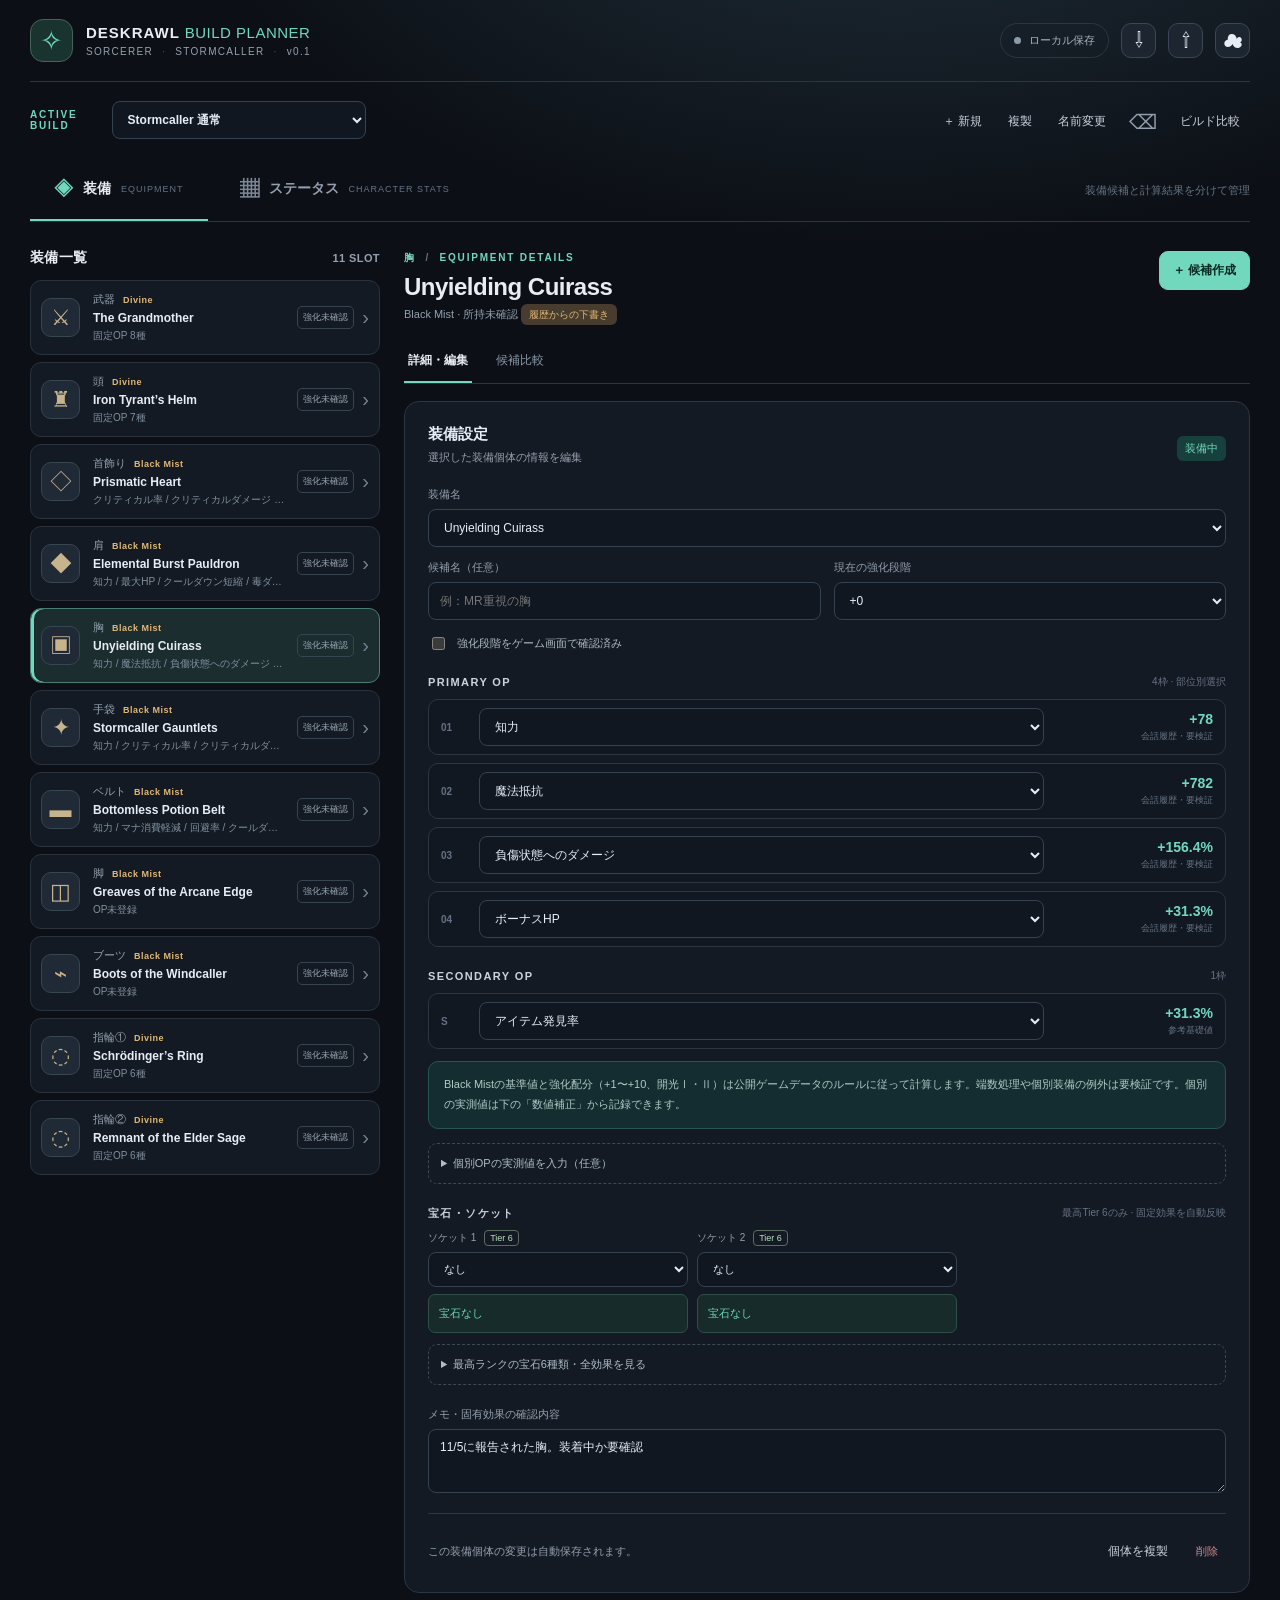
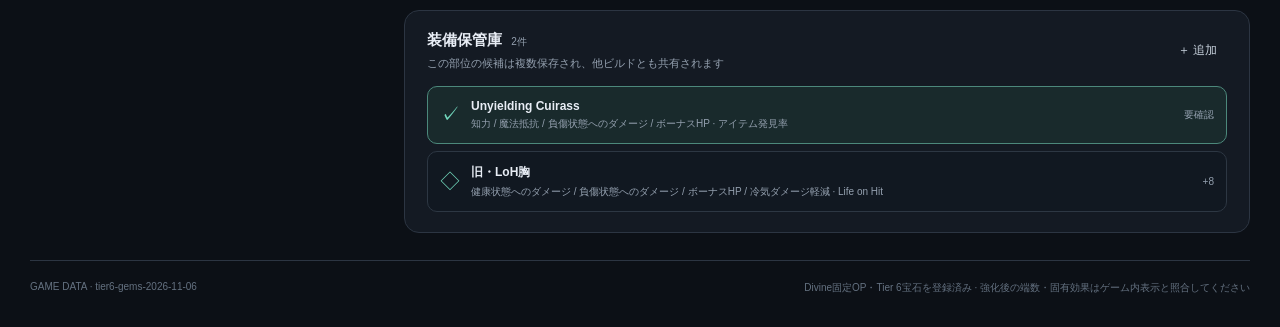
<file: index.html>
<!DOCTYPE html><html lang="ja"><head><meta charset="UTF-8"><meta name="viewport" content="width=device-width, initial-scale=1"><meta name="theme-color" content="#0c1016"><meta name="description" content="Deskrawl Stormcaller用の装備・ステータス・ビルド管理ツール"><title>Deskrawl Build Planner · Stormcaller</title><style>:root{color-scheme:dark;--bg:#0c1016;--panel:#141a23;--panel2:#1a222e;--line:#2c3542;--line2:#3b4757;--text:#e8edf5;--muted:#94a0af;--faint:#657285;--mint:#72d8bd;--mint-dark:#173f3c;--gold:#dfb878;--red:#f38d8d;--blue:#a4bbff;--radius:15px;font-family:Inter,-apple-system,BlinkMacSystemFont,"Segoe UI","Noto Sans JP",sans-serif;-webkit-font-smoothing:antialiased}*{box-sizing:border-box}html{min-height:100%}body{margin:0;background:radial-gradient(ellipse 75% 30% at 70% -10%,#22313c,transparent 75%),var(--bg);color:var(--text);font-size:14px}button,input,select,textarea{font:inherit}button{cursor:pointer}button:disabled{cursor:not-allowed;opacity:.45}button:focus-visible,input:focus-visible,select:focus-visible,textarea:focus-visible{outline:2px solid var(--mint);outline-offset:2px}a{color:var(--mint)}h1,h2,h3,h4,p{margin:0}h1{font-size:24px;letter-spacing:-.5px;font-weight:680}h2{font-size:15px;font-weight:680}h3{font-size:13px;font-weight:680}.small{font-size:11px}.muted{color:var(--muted)}.shell{max-width:1500px;margin:0 auto;padding:0 30px 32px}.topbar{height:82px;border-bottom:1px solid var(--line);display:flex;align-items:center;justify-content:space-between}.brand{display:flex;gap:13px;align-items:center}.brand-symbol{border:1px solid #476359;background:#19342f;color:var(--mint);font-size:27px;width:43px;height:43px;display:flex;align-items:center;justify-content:center;border-radius:13px}.brand-title{font-size:15px;font-weight:800;letter-spacing:1px}.brand-title span{color:var(--mint);letter-spacing:.5px;font-weight:500}.brand-sub{font-size:10px;letter-spacing:1.3px;color:var(--muted);margin-top:5px}.dot{color:#425769;margin:0 5px}.header-right{display:flex;align-items:center;gap:12px}.sync-status{display:inline-flex;align-items:center;gap:8px;font-size:11px;padding:9px 13px;border:1px solid var(--line);border-radius:99px;color:#a9b3be}.sync-status i{height:7px;width:7px;background:#8c9ba9;border-radius:50%}.sync-status.synced i{background:var(--mint)}.sync-status.saving i{background:var(--gold)}.sync-status.error i,.sync-status.conflict i{background:var(--red)}.icon-btn{min-width:35px;height:35px;border:1px solid var(--line2);background:#1c2530;color:var(--text);border-radius:10px;font-size:20px;display:inline-flex;align-items:center;justify-content:center}.icon-btn:hover,.text-btn:hover{background:#27323f}.icon-btn.subtle{border-color:transparent;background:none;color:var(--muted)}.profile-strip{padding:19px 0 20px;display:flex;gap:16px;align-items:flex-end;justify-content:space-between}.profile-control{display:flex;align-items:center;gap:14px}.field-legend,.eyebrow{font-size:10px;letter-spacing:1.8px;color:var(--mint);font-weight:700}.profile-select{font-weight:660;background:#1a222d;border:1px solid #3b4a57;padding:11px 37px 11px 14px;border-radius:10px;min-width:230px}.profile-buttons{display:flex;gap:6px;align-items:center;flex-wrap:wrap}.text-btn{background:transparent;border:0;border-radius:8px;padding:9px 10px;color:#c7d1dc;font-size:12px;white-space:nowrap}.mainnav{display:flex;align-items:center;gap:8px;border-bottom:1px solid var(--line);padding:0 0 0 0}.navbtn{border:0;background:none;color:var(--muted);font-weight:650;padding:17px 24px;border-bottom:2px solid transparent;display:flex;align-items:center;gap:10px}.navbtn span{font-size:19px;color:#7d8798}.navbtn small{color:var(--faint);font-size:9px;letter-spacing:1px;font-weight:500}.navbtn.active{border-bottom-color:var(--mint);color:var(--text)}.navbtn.active span{color:var(--mint)}.navhint{margin-left:auto;font-size:11px;color:var(--faint)}.workspace{padding-top:27px;min-height:60vh}.equipment-workspace{display:grid;grid-template-columns:minmax(286px,350px) minmax(0,1fr);gap:24px;align-items:start}.gear-rail{position:sticky;top:16px}.section-label{display:flex;align-items:center;justify-content:space-between;margin:0 0 13px;letter-spacing:.4px;font-weight:680}.gear-list{display:flex;flex-direction:column;gap:7px}.gear-slot{text-align:left;background:#131a23;border:1px solid #29323d;border-radius:11px;display:flex;align-items:center;gap:13px;width:100%;padding:11px 10px;color:var(--text);min-height:66px;transition:background .15s,border-color .15s}.gear-slot:hover{background:#1d2933}.gear-slot.selected{background:#1b2d2f;border-color:#487e73;box-shadow:inset 3px 0 var(--mint)}.slot-icon{height:39px;width:39px;border:1px solid #384652;background:#202936;display:flex;align-items:center;justify-content:center;border-radius:10px;color:#c8b48c;font-size:22px;flex:none}.slot-content{min-width:0;flex:1;display:flex;flex-direction:column;gap:4px}.slot-content small{color:var(--muted);font-size:11px}.slot-content small em{font-size:9px;font-weight:600;color:var(--gold);font-style:normal;margin-left:5px;letter-spacing:.5px}.slot-content strong{font-size:12px;white-space:nowrap;overflow:hidden;text-overflow:ellipsis}.slot-ops{font-size:10px;color:#8190a0;white-space:nowrap;overflow:hidden;text-overflow:ellipsis}.slot-right{display:flex;align-items:center;gap:8px}.level{font-size:9px;color:#99a7b4;border-radius:5px;border:1px solid #374451;padding:4px 5px;white-space:nowrap}.chev{color:#728292;font-size:20px}.detail-column{min-width:0;display:flex;flex-direction:column;gap:17px}.detail-top{display:flex;justify-content:space-between;align-items:flex-start;gap:12px;padding:2px 0 1px}.detail-top h1{margin:8px 0 6px}.detail-top p{font-size:11px;color:var(--muted)}.sep{color:#6a7685;margin:0 5px}.btn{background:var(--mint);border:1px solid var(--mint);border-radius:9px;padding:11px 16px;color:#092922;font-weight:750;font-size:12px;transition:filter .15s}.btn:hover{filter:brightness(1.08)}.btn.outline{background:transparent;border-color:#426a64;color:var(--mint)}.btn.wide{width:100%}.small-btn{padding:10px 13px;white-space:nowrap}.subnav{border-bottom:1px solid var(--line);display:flex;gap:20px}.subnav button{background:none;border:0;color:#8c98a9;padding:12px 4px;font-size:12px;border-bottom:2px solid transparent}.subnav button.active{border-color:var(--mint);color:var(--text);font-weight:700}.card{background:var(--panel);border:1px solid var(--line);border-radius:var(--radius);padding:23px}.card-heading{display:flex;justify-content:space-between;gap:12px;align-items:center;margin-bottom:22px}.card-heading h2 small{color:var(--muted);font-size:10px;margin-left:5px;font-weight:450}.card-heading span{font-size:11px;color:var(--muted);display:block;margin-top:6px}.tag{font-size:10px;padding:5px 8px;border-radius:6px;background:#27313b;color:#abb7c4;white-space:nowrap}.tag.green{color:var(--mint);background:var(--mint-dark)}.tag.amber{background:#473c2e;color:var(--gold)}.form-grid{display:grid;grid-template-columns:1fr 1fr;gap:13px;margin-bottom:10px}.field{display:flex;flex-direction:column;gap:7px;min-width:0;color:#b7c3d0;font-size:12px}.field>span{font-size:11px;color:var(--muted)}.field.span2{grid-column:span 2}.field input,.field select,.field textarea,.profile-select,.inline-select select,.gem-item select,.gem-item input,.affix-row select{width:100%;min-height:38px;background:#101720;border:1px solid #354252;border-radius:8px;padding:9px 11px;color:var(--text);font-size:12px}.field textarea{resize:vertical;min-height:64px}.checkbox-row{display:flex;align-items:center;gap:9px;margin:14px 0;color:#aebac6;font-size:11px}.checkbox-row input{accent-color:var(--mint)}.form-title{margin:22px 0 10px;display:flex;justify-content:space-between;align-items:center}.form-title b{font-size:11px;letter-spacing:1.4px;color:#cbd4dd}.form-title span{font-size:10px;color:var(--faint)}.affix-list{display:flex;flex-direction:column;gap:8px}.affix-row{border:1px solid var(--line);background:#111822;border-radius:10px;padding:8px 12px;display:grid;grid-template-columns:29px minmax(0,1fr) 160px;gap:9px;align-items:center}.affix-index{font-size:10px;color:var(--faint);font-weight:700}.affix-value{display:flex;align-items:flex-end;justify-content:center;flex-direction:column;gap:3px}.affix-value b{font-size:14px;color:var(--mint);font-variant-numeric:tabular-nums}.affix-value small{font-size:9px;color:var(--faint)}.notice{background:#242c37;border:1px solid #384453;border-radius:10px;padding:13px 15px;color:#b7c5d2;font-size:11px;line-height:1.8;margin-top:12px}.notice p{margin-top:4px}.notice.gentle{background:#142d30;border-color:#28544e;color:#b1cac6}.advanced{margin-top:14px;border:1px dashed #3c4956;border-radius:9px;padding:12px;color:#aebdc9;font-size:11px}.advanced summary{cursor:pointer}.override-fields{display:grid;grid-template-columns:1fr 1fr;gap:11px;margin-top:12px}.gem-row{display:grid;grid-template-columns:repeat(3,1fr);gap:9px}.gem-item{display:flex;flex-direction:column;gap:6px;font-size:10px;color:var(--muted)}.gem-item select,.gem-item input{font-size:11px;min-height:35px}.editor-bottom{display:flex;justify-content:space-between;align-items:center;gap:14px;padding-top:20px;border-top:1px solid var(--line);margin-top:20px;flex-wrap:wrap}.editor-bottom .actions{display:flex;align-items:center;gap:10px;flex-wrap:wrap}.danger-link{background:transparent;border:0;color:#d78d92;font-size:11px;padding:8px}.candidate-card{padding:20px 22px}.candidate-card .card-heading{margin-bottom:15px}.candidate-list{display:flex;flex-direction:column;gap:7px}.candidate{width:100%;text-align:left;display:flex;align-items:center;gap:11px;padding:12px;border:1px solid #2d3743;background:#111821;border-radius:10px;color:var(--text)}.candidate:hover{border-color:#48625c}.candidate.active{border-color:#4c887b;background:#192a2c}.cand-marker{color:var(--mint);font-size:20px}.candidate>span:nth-child(2){flex:1;min-width:0;display:flex;flex-direction:column;gap:4px}.candidate strong{font-size:12px}.candidate small{font-size:10px;color:var(--muted);white-space:nowrap;overflow:hidden;text-overflow:ellipsis}.candidate em{color:var(--muted);font-size:10px;font-style:normal}.comparison-controls{display:flex;align-items:center;gap:12px;flex-wrap:wrap}.segmented{display:flex;border:1px solid var(--line2);border-radius:9px;background:#0c141d;padding:3px;gap:3px}.segmented button{border:0;border-radius:6px;color:var(--muted);font-size:11px;background:none;padding:9px 13px}.segmented button.active{background:#263c3d;color:var(--mint)}.field.tiny{width:132px}.comparison-controls .field.tiny select{min-height:34px}.compare-columns{display:grid;grid-template-columns:1fr 27px 1fr;gap:8px;align-items:center;margin-top:20px}.compare-item{display:flex;flex-direction:column;gap:7px;padding:14px;border:1px solid var(--line);border-radius:10px;background:#101721;min-width:0}.compare-item small{color:var(--muted);font-size:10px}.compare-item b{font-size:12px;white-space:nowrap;overflow:hidden;text-overflow:ellipsis}.compare-item span{font-size:10px;color:var(--faint)}.compare-icon{text-align:center;color:var(--mint);font-size:20px}.table-heading{font-size:12px;margin:23px 0 10px;color:#d3e0e8}.data-table{border:1px solid var(--line);border-radius:10px;overflow:hidden}.data-row{display:flex;align-items:center;justify-content:space-between;padding:11px 14px;border-bottom:1px solid var(--line);gap:16px}.data-row:last-child{border-bottom:0}.data-row>div{display:flex;flex-direction:column;gap:4px}.data-row strong{font-size:11px}.data-row span{font-size:10px;color:var(--muted)}.data-row b{font-size:12px;white-space:nowrap;font-variant-numeric:tabular-nums}.positive{color:var(--mint)}.negative{color:var(--red)}.neutral{color:var(--muted)}.compare-card .wide{margin-top:18px}.empty{display:flex;flex-direction:column;align-items:center;text-align:center;gap:14px;padding:48px;color:var(--muted);border:1px solid var(--line);border-radius:15px;background:var(--panel)}.empty-icon{font-size:37px;color:var(--mint)}.footer{display:flex;justify-content:space-between;gap:10px;color:#647180;font-size:10px;border-top:1px solid var(--line);padding-top:20px;margin-top:27px}.stats-workspace{display:grid;grid-template-columns:minmax(0,1fr) minmax(285px,350px);gap:23px;align-items:start}.stats-main{min-width:0}.page-heading{margin:8px 0 20px}.page-heading h1{margin:8px 0 6px}.page-heading p{color:var(--muted);font-size:12px}.quickbar{border:1px solid var(--line);background:var(--panel);border-radius:11px;padding:12px 15px;display:flex;align-items:center;gap:16px;flex-wrap:wrap;margin-bottom:27px}.toggle{display:flex;align-items:center;gap:11px;cursor:pointer;color:#c9d2de;font-size:12px}.toggle input{position:absolute;opacity:0}.toggle-track{display:block;width:36px;height:20px;background:#384456;border-radius:99px;position:relative}.toggle-track:before{content:'';position:absolute;top:3px;left:3px;width:14px;height:14px;background:#8e9cac;border-radius:50%;transition:transform .15s}.toggle input:checked+.toggle-track{background:#327b6c}.toggle input:checked+.toggle-track:before{background:#d4f5e8;transform:translateX(16px)}.toggle strong{color:var(--mint);margin-left:5px}.inline-select{display:flex;align-items:center;gap:8px;color:var(--muted);font-size:11px;margin-left:auto}.inline-select select{width:154px;min-height:34px}.stat-tiles{display:grid;grid-template-columns:repeat(3,1fr);gap:11px}.stat-tile{min-width:0;text-align:left;display:flex;flex-direction:column;gap:10px;background:var(--panel);border:1px solid var(--line);border-radius:12px;padding:19px;color:var(--text)}.stat-tile.chosen,.stat-tile:hover{border-color:#41796f;background:#19282b}.stat-label{font-size:12px;color:#aab7c7}.stat-tile strong{font-size:26px;font-variant-numeric:tabular-nums;letter-spacing:-1px}.stat-hint{font-size:10px;color:var(--muted);min-height:16px}.progress{height:4px;background:#26333a;border-radius:100px;overflow:hidden}.progress i{display:block;background:var(--mint);height:100%;border-radius:100px}.inline-link{border:0;background:transparent;color:var(--mint);padding:0;text-decoration:underline;font-size:11px}.extra-space{margin-top:30px}.stat-group{margin-bottom:19px}.stat-group h3{font-size:11px;color:var(--muted);margin-bottom:9px;letter-spacing:.7px}.stat-rows{display:grid;grid-template-columns:1fr 1fr;gap:6px}.stat-row{border:1px solid var(--line);background:#151c25;border-radius:8px;padding:11px 12px;display:flex;align-items:center;gap:12px;min-width:0;text-align:left;color:var(--text)}.stat-row.chosen,.stat-row:hover{background:#1b2d30;border-color:#3c615a}.stat-row>span:first-child{font-size:11px;color:var(--muted);flex:1}.stat-row b{font-size:12px;font-weight:650}.stat-arrow{color:#697987}.stats-side{position:sticky;top:18px}.side-panel{border:1px solid var(--line);background:var(--panel);border-radius:14px;padding:21px}.side-title{display:flex;justify-content:space-between;align-items:center;gap:8px;margin-bottom:19px}.side-title small{font-size:9px;letter-spacing:1.5px;color:var(--mint)}.side-title h2{font-size:17px;margin-top:7px}.side-total{padding:17px;border-radius:10px;background:#18322f;border:1px solid #2d5f55;display:flex;gap:8px;flex-direction:column;margin-bottom:21px}.side-total span{font-size:11px;color:#a2c6ba}.side-total strong{font-size:29px;color:#c1f2dc;font-variant-numeric:tabular-nums}.side-total small{color:#8daea6;font-size:10px}.side-panel h3{margin-bottom:10px}.break-row{display:flex;align-items:center;justify-content:space-between;gap:8px;padding:11px 0;border-bottom:1px solid var(--line)}.break-row>div{display:flex;flex-direction:column;gap:5px}.break-row span{font-size:11px}.break-row small{font-size:10px;color:var(--faint)}.break-row strong{font-size:12px;color:var(--mint)}.mitigation{margin:17px 0;padding:14px;display:flex;flex-direction:column;gap:8px;border:1px solid var(--line);border-radius:10px}.mitigation span{font-size:11px}.mitigation strong{font-size:22px}.mitigation small{font-size:10px;color:var(--faint);line-height:1.6}.side-panel>.wide{margin-top:18px}.side-note{margin-top:18px;font-size:10px;color:var(--faint);line-height:1.8}.settings-panel .field{margin-bottom:15px}.helper{font-size:11px;color:var(--muted);line-height:1.8;margin:10px 0 18px}.setting-form{max-height:65vh;overflow:auto;padding-right:3px}.snapshot{margin-top:25px}.snapshot-row{border-top:1px solid var(--line);padding:13px 0;display:flex;flex-direction:column;gap:5px}.snapshot-row strong{font-size:11px}.snapshot-row span,.snapshot-row small{font-size:10px;color:var(--muted);line-height:1.6}.modal-backdrop{position:fixed;inset:0;background:rgba(5,9,14,.8);backdrop-filter:blur(6px);z-index:100;display:flex;justify-content:center;align-items:center;padding:20px}.modal-panel{background:#17212c;border:1px solid #445263;box-shadow:0 35px 100px #000b;border-radius:16px;padding:25px;max-height:min(85vh,900px);overflow:auto;width:min(650px,100%)}.modal-title{display:flex;align-items:center;justify-content:space-between;margin-bottom:19px}.modal-title h2{font-size:19px}.modal-panel .field{margin-bottom:14px}.modal-actions{display:flex;gap:10px;justify-content:flex-end;flex-wrap:wrap;margin-top:18px}.measure-grid{display:grid;grid-template-columns:repeat(2,1fr);gap:0 12px}#toast{pointer-events:none;position:fixed;bottom:24px;left:50%;transform:translate(-50%,15px);z-index:200;background:#d5f4e5;color:#13342d;font-size:12px;font-weight:680;border-radius:10px;padding:12px 20px;box-shadow:0 12px 35px #0007;opacity:0;transition:opacity .2s,transform .2s;max-width:90vw}#toast.show{opacity:1;transform:translate(-50%,0)}
@media(max-width:1050px){.shell{padding:0 17px 27px}.equipment-workspace{grid-template-columns:280px minmax(0,1fr);gap:16px}.stats-workspace{grid-template-columns:minmax(0,1fr) 290px;gap:15px}.affix-row{grid-template-columns:25px minmax(0,1fr) 115px}.gem-row{grid-template-columns:1fr 1fr}.stat-tile{padding:14px}.stat-tile strong{font-size:22px}.profile-control{gap:9px}.profile-buttons .text-btn{padding:7px}}
@media(max-width:760px){.topbar{height:71px}.brand-title{font-size:12px}.brand-sub{font-size:8px}.brand-symbol{width:34px;height:34px;font-size:22px}.header-right{gap:5px}.sync-status{font-size:0;padding:9px 10px}.sync-status i{width:8px;height:8px}.profile-strip{align-items:stretch;flex-direction:column;padding:15px 0}.profile-control{justify-content:space-between}.profile-select{flex:1;min-width:0}.profile-buttons{justify-content:space-between}.navbtn{padding:13px 10px;font-size:12px}.navbtn small,.navhint{display:none}.workspace{padding-top:18px}.equipment-workspace{display:flex;flex-direction:column}.gear-rail{width:100%;position:static}.gear-list{display:grid;grid-template-columns:1fr 1fr;gap:7px}.gear-slot{min-height:72px;padding:9px;gap:8px}.slot-icon{width:30px;height:30px;font-size:17px}.slot-content strong{font-size:10px}.slot-content small,.slot-ops{font-size:9px}.slot-right{display:none}.detail-column{width:100%}.detail-top h1{font-size:20px}.card{padding:15px}.stats-workspace{display:flex;flex-direction:column}.stats-main{width:100%}.stats-side{position:static;width:100%}.stat-tiles{grid-template-columns:repeat(2,1fr)}.stat-rows{grid-template-columns:1fr 1fr}.quickbar{gap:10px}.inline-select{margin-left:0}.inline-select select{width:130px}.footer{flex-direction:column}.advanced .override-fields{grid-template-columns:1fr}}
@media(max-width:460px){.gear-list{grid-template-columns:1fr 1fr}.gear-slot{min-height:70px}.slot-icon{display:none}.profile-buttons{gap:2px}.profile-buttons .text-btn{font-size:10px;padding:8px 5px}.form-grid{grid-template-columns:1fr}.field.span2{grid-column:auto}.affix-row{grid-template-columns:20px minmax(0,1fr) 84px;gap:5px;padding:8px}.affix-value b{font-size:12px}.affix-value small{font-size:8px}.gem-row{grid-template-columns:1fr 1fr}.card-heading{align-items:flex-start}.detail-top{flex-wrap:wrap}.stat-tiles{gap:7px}.stat-tile{padding:12px}.stat-tile strong{font-size:20px}.stat-row{padding:9px}.stat-row>span:first-child{font-size:10px}.compare-item{padding:9px}.compare-item b{font-size:11px}.modal-panel{padding:17px}.measure-grid{gap:0 8px}}
.divine-row .divine-label{font-weight:570;align-self:center;font-size:13px;min-width:0}.divine-powers{margin-top:10px}.divine-row .affix-index{color:var(--gold)}
/* Tier 6 gem controls */
.gem-item{min-width:0;gap:7px}
.gem-item>select{width:100%;min-width:0}
.gem-tier{border:1px solid #5b6d63;color:#bde0c4;border-radius:4px;padding:2px 5px;font-size:9px;margin-left:5px}
.gem-effect{min-height:39px;display:flex;align-items:center;justify-content:space-between;gap:8px;border-radius:7px;border:1px solid #314f49;background:#162b2a;color:var(--mint);padding:9px 10px;font-size:11px}
.gem-effect strong{font-size:13px;font-variant-numeric:tabular-nums;white-space:nowrap}
.gem-effect span{color:#adc6bf;text-align:right;font-size:11px}
.gem-warning{color:var(--red);background:#342323;border-color:#714747}
.gem-legacy{font-size:10px;line-height:1.5;color:var(--gold)}
.gem-reference{margin:11px 0 22px}
.gem-reference .small{margin-top:10px}
.gem-table-scroll{overflow:auto;margin-top:12px}
.gem-table{width:100%;border-collapse:collapse;font-size:11px;min-width:490px}
.gem-table th,.gem-table td{border-bottom:1px solid var(--line);padding:10px 7px;text-align:left;vertical-align:middle}
.gem-table thead th{color:var(--muted);font-size:10px}
.gem-table tbody th{white-space:nowrap;color:var(--text)}
.gem-table td{color:#bac8d6}
@media(max-width:760px){.gem-table{min-width:530px}}
</style></head><body><div id="app"></div><div id="toast" role="status" aria-live="polite"></div><script>
/* Deskrawl Build Planner — reference game-data catalog. 
 * Confidence: 'history' = figures from earlier user discussion, NOT independently verified.
 * All +0 values and projected upgrade formulas require checking in the game.
 */
(function(){
'use strict';
const slots=[['weapon','武器'],['head','頭'],['neck','首飾り'],['shoulder','肩'],['chest','胸'],['gloves','手袋'],['belt','ベルト'],['legs','脚'],['boots','ブーツ'],['ring1','指輪①'],['ring2','指輪②']];
const affixes={
int:['知力',78,'flat','攻撃・魔法耐性'], mr:['魔法抵抗',782,'flat','魔法ダメージを軽減'],
critChance:['クリティカル率',12.5,'pct','上限85%'],critDamage:['クリティカルダメージ',93.8,'pct','クリティカル追加倍率'],critRed:['クリティカルダメージ軽減',31.3,'pct','上限100%'],
lightning:['雷ダメージ',125.1,'pct','雷属性'],allDamage:['全ダメージボーナス',62.6,'pct','属性ダメージと同じグループ（要検証）'],
healthy:['健康状態へのダメージ',156.4,'pct','シュレディンガーで常時適用の想定'],injured:['負傷状態へのダメージ',156.4,'pct','シュレディンガーで常時適用の想定'],elite:['エリートへのダメージ',156.4,'pct','対エリート／ボス'],
bonusHP:['ボーナスHP',31.3,'pct','最大HPへの割合補正'], maxHP:['最大HP',704,'flat','固定加算'],dodge:['回避率',7.8,'pct','上限85%'],
cdr:['クールダウン短縮',15.6,'pct','上限80%'],mcr:['マナ消費軽減',15.6,'pct','上限85%'],as:['攻撃速度ボーナス',23.5,'pct','通常攻撃の回転'],damage:['固定ダメージ',47,'flat','基礎ダメージへ加算'],mana:['最大マナ',78,'flat','マナ総量'],
physicalDR:['物理ダメージ軽減',15.6,'pct','物理限定'],coldDR:['冷気ダメージ軽減',15.6,'pct','冷気限定'],fireDR:['炎ダメージ軽減',15.6,'pct','炎限定'],poisonDR:['毒ダメージ軽減',15.6,'pct','毒限定'],armorBonus:['ボーナスArmor',31.3,'pct','装甲の割合補正'],specialDamage:['特殊攻撃ダメージ',125.1,'pct','スキルによる'],thorns:['反射ダメージ',156,'flat','反射'],potionCharges:['追加ポーション所持数',1,'flat','所持枠'],
move:['ボーナス移動速度',15.6,'pct','移動速度'],loh:['Life on Hit',31,'flat','命中時回復'],itemFind:['アイテム発見率',31.3,'pct','ドロップ関連'],goldFind:['ゴールド発見率',31.3,'pct','ゴールド関連'],xp:['経験値獲得',31.3,'pct','経験値関連'],manaKill:['撃破時マナ回復',16,'flat','キル時回復'],potionFind:['ポーション発見率',31.3,'pct','ポーション関連'],regen:['HP自然回復',31,'flat','自然回復']
};
// Radiant Octagon (Tier 6) only. Effects vary by socket category.
// Source: https://deskrawl-db.vercel.app/gems (gem tiers and JP bonus values)
 // Slot limits: https://wikily.gg/deskrawl/equipment-upgrades/sockets
const gemSocketLimits={weapon:3,head:1,chest:2,legs:2,neck:1,ring1:1,ring2:1};
const gemSocketGroup={weapon:'weapon',head:'armor',chest:'armor',legs:'armor',neck:'accessory',ring1:'accessory',ring2:'accessory'};
const gems={
 amethyst:{name:'アメジスト',itemName:'輝くアメジストの八角形',weapon:['arcane',50],armor:['int',30],accessory:['arcaneDR',15]},
 diamond:{name:'ダイヤモンド',itemName:'輝くダイヤモンドの八角形',weapon:['physical',50],armor:['cdr',4],accessory:['physicalDR',11.5]},
 emerald:{name:'エメラルド',itemName:'輝くエメラルドの八角形',weapon:['poison',50],armor:['thorns',130],accessory:['poisonDR',15]},
 ruby:{name:'ルビー',itemName:'輝くルビーの八角形',weapon:['fire',50],armor:['str',30],accessory:['fireDR',15]},
 sapphire:{name:'サファイア',itemName:'輝くサファイアの八角形',weapon:['cold',50],armor:['bonusHP',18],accessory:['coldDR',15]},
 topaz:{name:'トパーズ',itemName:'輝くトパーズの八角形',weapon:['lightning',50],armor:['dex',30],accessory:['lightningDR',15]}
};
function gemEffect(type,slot){const group=gemSocketGroup[slot],data=gems[type]?.[group];return data?{type,group,stat:data[0],value:data[1],tier:6}:null;}
const common=['int','mr','maxHP','dodge','critRed','critChance','critDamage','cdr','mcr','as','damage','allDamage','bonusHP'];
const rules={
weapon:{primary:['int','damage','lightning','critDamage','critChance','healthy','injured','elite','as','mcr','cdr'],secondary:['loh','manaKill','itemFind']},
head:{primary:['int','maxHP','mr','critRed','critChance','critDamage','cdr','bonusHP','dodge','armorBonus'],secondary:['itemFind','goldFind','xp','loh','move']},
neck:{primary:['int','lightning','allDamage','healthy','injured','elite','critChance','critDamage','mr','damage','bonusHP'],secondary:['move','itemFind','loh','goldFind','xp']},
shoulder:{primary:['int','maxHP','cdr','mr','dodge','poisonDR','coldDR','fireDR','critRed','bonusHP'],secondary:['move','loh','itemFind','xp']},
chest:{primary:['int','mr','healthy','injured','bonusHP','maxHP','dodge','physicalDR','armorBonus','coldDR','specialDamage','thorns'],secondary:['loh','itemFind','regen','goldFind','xp']},
gloves:{primary:['int','damage','critRed','mr','critDamage','critChance','mcr','cdr','as','mana'],secondary:['manaKill','itemFind','goldFind','potionFind','xp']},
belt:{primary:['int','maxHP','dodge','mr','mcr','cdr','as','potionCharges','thorns'],secondary:['potionFind','regen','manaKill','xp']},
legs:{primary:['int','mr','maxHP','bonusHP','dodge','critRed','physicalDR','coldDR','fireDR','armorBonus'],secondary:['loh','itemFind','goldFind','xp','regen']},
boots:{primary:['int','mr','critRed','mcr','dodge','maxHP','coldDR','fireDR'],secondary:['move','loh','itemFind','goldFind','potionFind']},
ring1:{primary:['int','critChance','critDamage','lightning','healthy','injured','mr','cdr','mcr','as'],secondary:['goldFind','itemFind']},
ring2:{primary:['int','critChance','critDamage','lightning','healthy','injured','mr','cdr','mcr','as'],secondary:['goldFind','itemFind']}
};
const definitions=[
{id:'grandmother',slot:'weapon',name:'The Grandmother',rarity:'Divine',effect:'固有：クリティカル率+5%、クリティカルダメージ+120%（固有効果は強化倍率に含めない）',sourceUrl:'https://wikily.gg/deskrawl/equipment/the-grandmother/',fixed:[['weaponSpeed',0.80],['weaponDamage',430],['damage',50],['strongAttack',120],['healthy',170],['maxHP',850],['manaKill',17],['loh',34]],powerStats:[['critChance',5],['critDamage',120]]},
{id:'iron',slot:'head',name:"Iron Tyrant’s Helm",rarity:'Divine',effect:'固有：与ダメージ20%増加、エリート・ボスには40%増加（独立した固有効果。全ダメージOPには加算しない）',sourceUrl:'https://wikily.gg/deskrawl/equipment/iron-tyrants-helm',fixed:[['armor',840],['maxHP',850],['critRed',35],['allDamage',70],['cdr',17],['move',15],['goldFind',35]]},
{id:'schrodinger',slot:'ring1',name:"Schrödinger’s Ring",rarity:'Divine',effect:'固有：敵を常にHealthy・Injuredの両方として扱う（条件付きダメージ自体は別途評価）',sourceUrl:'https://wikily.gg/deskrawl/equipment/schrodingers-ring',fixed:[['critChance',13.5],['critDamage',100],['as',25],['mr',850],['goldFind',35],['itemFind',35]]},
{id:'sage',slot:'ring2',name:'Remnant of the Elder Sage',rarity:'Divine',effect:'固有：すべてのアビリティレベル+10（強化によるスキルレベル増加なし）',sourceUrl:'https://new.wikily.gg/deskrawl/equipment/remnant-of-the-elder-sage',fixed:[['mcr',17],['cdr',17],['critChance',13.5],['critDamage',100],['goldFind',35],['itemFind',35]],powerStats:[['abilityLevels',10]]},
{id:'prism',slot:'neck',name:'Prismatic Heart',rarity:'Black Mist',effect:'最大の属性ダメージボーナスを強化（正確な処理は検証中）'},
{id:'shoulder',slot:'shoulder',name:'Elemental Burst Pauldron',rarity:'Black Mist',effect:'エレメンタルバースト固有効果（要照合）'},
{id:'unyielding',slot:'chest',name:'Unyielding Cuirass',rarity:'Black Mist',effect:'HP30%未満で被弾すると4秒間無敵（CD25秒）。致命打を遡って防がないという実測あり'},
{id:'gauntlets',slot:'gloves',name:'Stormcaller Gauntlets',rarity:'Black Mist',effect:'Lightning StormのCrit Damage強化'},
{id:'bottomless',slot:'belt',name:'Bottomless Potion Belt',rarity:'Black Mist',effect:'ポーション所持数+4'},
{id:'greaves',slot:'legs',name:'Greaves of the Arcane Edge',rarity:'Black Mist',effect:'雷能力Crit Damage強化（要照合）'},
{id:'windcaller',slot:'boots',name:'Boots of the Windcaller',rarity:'Black Mist',effect:'敵撃破後に移動速度上昇。効果値・持続をゲーム内で確認'},
{id:'custom-weapon',slot:'weapon',name:'その他の武器',rarity:'Black Mist'},
{id:'custom-head',slot:'head',name:'その他の頭装備',rarity:'Black Mist'},
{id:'custom-neck',slot:'neck',name:'その他の首飾り',rarity:'Black Mist'},
{id:'custom-shoulder',slot:'shoulder',name:'その他の肩装備',rarity:'Black Mist'},
{id:'custom-chest',slot:'chest',name:'その他の胸装備',rarity:'Black Mist'},
{id:'custom-gloves',slot:'gloves',name:'その他の手袋',rarity:'Black Mist'},
{id:'custom-belt',slot:'belt',name:'その他のベルト',rarity:'Black Mist'},
{id:'custom-legs',slot:'legs',name:'その他の脚装備',rarity:'Black Mist'},
{id:'custom-boots',slot:'boots',name:'その他のブーツ',rarity:'Black Mist'},
{id:'custom-ring1',slot:'ring1',name:'その他の指輪①',rarity:'Black Mist'},
{id:'custom-ring2',slot:'ring2',name:'その他の指輪②',rarity:'Black Mist'}
];
const seedConfigs=[
['weapon','grandmother',[],null,'Divine基礎値は公開データに基づく。実際の強化段階は未確認'],
['head','iron',[],null,'Divine基礎値は公開データに基づく。実際の強化段階は未確認'],
['neck','prism',['critChance','critDamage','lightning','healthy'],'move','会話履歴から登録'],
['shoulder','shoulder',['int','maxHP','cdr','poisonDR'],'move','会話履歴から登録'],
['chest','unyielding',['int','mr','injured','bonusHP'],'itemFind','11/5に報告された胸。装着中か要確認'],
['gloves','gauntlets',['int','critChance','critDamage','mr'],null,'11/5報告。Secondary未確認'],
['belt','bottomless',['int','mcr','dodge','cdr'],'manaKill','会話履歴から登録'],
['legs','greaves',[],null,'装備名のみ。OP/強化値未確認'],
['boots','windcaller',[],null,'装備名のみ。OP/強化値未確認'],
['ring1','schrodinger',[],null,'既知のDivine'],
['ring2','sage',[],null,'既知のDivine']
];
function uid(prefix){return prefix+'-'+(globalThis.crypto&&crypto.randomUUID?crypto.randomUUID():Date.now()+'-'+Math.random().toString(36).slice(2))}
function makeSeed(){const items=[],loadout={};for(const [slot,definitionId,primary,secondary,note] of seedConfigs){const it={id:uid('item'),definitionId,slot,primary:[...primary],secondary:secondary||'',upgrade:0,upgradeKnown:false,overrides:{},gems:[],nickname:'',memo:note,source:'history',owned:null,createdAt:new Date().toISOString()};items.push(it);loadout[slot]=it.id;}const old={id:uid('item'),definitionId:'unyielding',slot:'chest',primary:['healthy','injured','bonusHP','coldDR'],secondary:'loh',upgrade:8,upgradeKnown:true,overrides:{},gems:[],nickname:'旧・LoH胸',memo:'以前の+8試用装備',source:'history',owned:null,createdAt:new Date().toISOString()};items.push(old);const build={id:uid('build'),name:'Stormcaller 通常',loadout,settings:{aura:true,enemyLevel:70,paragon:{bonusMR:0,bonusArmor:0,bonusHP:0,maxMana:30,as:0},talents:{flameWard:8,arcaneReservoir:8},pet:{id:'unknown',level:0,inherit:''},potion:'none',food:'none',utility:'none',base:{},notes:'会話履歴による初期下書き。実測値・強化段階は確認が必要。'},createdAt:new Date().toISOString()};return {schemaVersion:1,masterVersion:'conversation-draft-2026-11-06',items,builds:[build],activeBuildId:build.id,measurements:[{id:uid('measurement'),at:'2026-11-04',buildId:build.id,reference:true,values:{critChance:83.2,cdr:76.6,armor:9416,mr:2909,as:1.2,mana:130,stormCost:21},notes:'旧装備のAura発動中の会話上の記録。現在構成の確定値ではない。'}]};}
window.DBP={slots,affixes,rules,definitions,gems,gemSocketLimits,gemSocketGroup,gemEffect,makeSeed,uid,limits:{critChance:85,critRed:100,dodge:85,cdr:80,mcr:85},version:'tier6-gems-2026-11-06'};
})();

</script><script>
(function(){'use strict';
const D=window.DBP;const {affixes,definitions,limits}=D;
const stats=['weaponDamage','weaponSpeed','weaponDps','strongAttack','goldFind','abilityLevels','int','damage','lightning','allDamage','healthy','injured','elite','critChance','critDamage','critRed','cdr','mcr','as','dodge','mr','armor','maxHP','bonusHP','mana','move','loh','itemFind','manaKill','goldFind','physicalDR','coldDR','fireDR','arcane','physical','poison','fire','cold','str','dex','thorns','arcaneDR','poisonDR','lightningDR'];
const labels={weaponDamage:'武器ダメージ',weaponSpeed:'武器速度',weaponDps:'武器基礎DPS',strongAttack:'強攻撃ダメージ',goldFind:'Gold Find',abilityLevels:'全アビリティレベル',int:'知力',damage:'固定ダメージ',lightning:'雷ダメージ',allDamage:'全ダメージ',healthy:'対健康ダメージ',injured:'対負傷ダメージ',elite:'対エリートダメージ',critChance:'Crit率',critDamage:'Critダメージ',critRed:'Critダメ軽減',cdr:'CDR',mcr:'MCR',as:'ASボーナス',dodge:'Dodge',mr:'Magic Resist',armor:'Armor',maxHP:'最大HP',bonusHP:'Bonus HP',mana:'最大Mana',move:'移動速度',loh:'Life on Hit',itemFind:'Item Find',manaKill:'Mana on Kill',physicalDR:'物理軽減',coldDR:'冷気軽減',fireDR:'炎軽減',arcane:'アルケインダメージ',physical:'物理ダメージ',poison:'毒ダメージ',fire:'炎ダメージ',cold:'冷気ダメージ',str:'力',dex:'敏捷',thorns:'棘ダメージ',arcaneDR:'アルケイン軽減',poisonDR:'毒軽減',lightningDR:'雷軽減'};
const percent=new Set(['strongAttack','goldFind','lightning','allDamage','healthy','injured','elite','critChance','critDamage','critRed','cdr','mcr','as','dodge','bonusHP','move','itemFind','physicalDR','coldDR','fireDR','arcane','physical','poison','fire','cold','arcaneDR','poisonDR','lightningDR']);
const priority=['critChance','critRed','mr','dodge','cdr','mcr'];
const full=[...priority,'weaponDamage','weaponSpeed','weaponDps','strongAttack','abilityLevels','maxHP','armor','int','critDamage','lightning','allDamage','damage','healthy','injured','elite','as','bonusHP','mana','move','loh','itemFind','manaKill','goldFind','physicalDR','coldDR','fireDR','arcane','physical','poison','fire','cold','str','dex','thorns','arcaneDR','poisonDR','lightningDR'];
const armorSlots=new Set(['head','shoulder','chest','gloves','belt','legs','boots']);
function multiplier(level,pos=0,count=6){const n=Math.max(0,Math.min(12,Number(level)||0));const steps=2*Math.min(n,10);const awarded=Math.floor(steps/count)+(pos<steps%count?1:0);return 1+.05*awarded+(n>=11?.05:0)+(n>=12?.05:0);}
function factor(item,idx,level){const hasArmor=armorSlots.has(item.slot);const count=hasArmor?6:5;const pos=idx==='armor'?0:(idx==='s'?(hasArmor?5:4):(Number(idx)+(hasArmor?1:0)));return multiplier(level,pos,count)}
function valueOf(item,affixId,idx,level){const a=affixes[affixId];if(!a)return null;const selected=level===undefined?item.upgrade:level;const key=affixId+':'+idx+':'+selected;const over=item.overrides?.[key];if(over!==undefined&&over!==null&&over!=='')return {value:Number(over),status:'actual'};return {value:Number((a[1]*factor(item,idx,selected)).toFixed(2)),status:selected===0?'history':'calculated'};}
function itemTotal(item,level){
const out=[];const def=definitions.find(x=>x.id===item.definitionId);const selected=level===undefined?item.upgrade:level;
if(def?.rarity==='Divine'){
  // Fixed tooltip-order values. An upgrade awards 2 x 5%-steps per level,
  // distributed cyclically across speed/damage/Armor and fixed attributes.
  // Enlightenment I/II adds 5% to each number (baseline additive).
  const fixed=def.fixed||[];const round=n=>Number(n.toFixed(2));
  fixed.forEach(([stat,base],idx)=>{
    const overrideKey='div:'+stat+':'+idx+':'+selected;
    const override=item.overrides?.[overrideKey];
    out.push({stat,value:override!==undefined&&override!==null&&override!==''?Number(override):round(base*multiplier(selected,idx,fixed.length)),status:override!==undefined&&override!==null&&override!==''?'actual':selected===0?'verified':'calculated',slot:'fixed'+idx,item:item.id});
  });
  if(def.id==='grandmother'){
    const speed=out.find(x=>x.stat==='weaponSpeed')?.value||0;
    const dmg=out.find(x=>x.stat==='weaponDamage')?.value||0;
    out.push({stat:'weaponDps',value:round(speed*dmg),status:'calculated',slot:'derived',item:item.id});
  }
  // Unique passive powers are displayed and counted separately; they are not
  // treated as a normal upgradable affix until game rules establish otherwise.
  for(const [stat,value] of (def.powerStats||[]))out.push({stat,value,status:'verified',slot:'unique',item:item.id});
  return out;
}
if(armorSlots.has(item.slot)&&def?.rarity==='Black Mist')out.push({stat:'armor',value:Number((782*factor(item,'armor',selected)).toFixed(2)),status:'calculated',slot:'baseArmor',item:item.id});
for(let i=0;i<(item.primary||[]).length;i++){const id=item.primary[i];const v=valueOf(item,id,i,level);if(id&&v)out.push({stat:id,...v,slot:'primary'+i,item:item.id});}
if(item.secondary){const v=valueOf(item,item.secondary,'s',level);if(v)out.push({stat:item.secondary,...v,slot:'secondary',item:item.id});}
return out;
}
function calc(doc,build,sub={}){
  const sum={};const breakdown={};const pending=[];const add=(key,value,source,quality='history')=>{if(!Number.isFinite(Number(value)))return;sum[key]=(sum[key]||0)+Number(value);(breakdown[key]??=[]).push({source,value:Number(value),quality});};
  const chosen=build.loadout||{};
  for(const [slot,id] of Object.entries(chosen)){
    const effectiveId=(sub.slot===slot)?sub.itemId:id;
    const item=doc.items.find(x=>x.id===effectiveId);if(!item)continue;
    const def=definitions.find(x=>x.id===item.definitionId);
    const stage=sub.equalLevel!==undefined?sub.equalLevel:item.upgrade;
    if(def?.rarity==='Divine'&&!(def.fixed?.length))pending.push(slot+'：Divine固定数値が未登録');
    if(!item.upgradeKnown&&sub.equalLevel===undefined)pending.push(slot+'：強化段階未確認');
    for(const e of itemTotal(item,stage))add(e.stat,e.value,(def?.name||item.nickname||slot)+' · '+labels[e.stat],e.status);
    for(const [index,gem] of (item.gems||[]).entries()){
      const effect=D.gemEffect(gem?.type,slot);
      if(effect)add(effect.stat,effect.value,`${def?.name||slot} · ソケット${index+1} · ${D.gems[gem.type].name}（Tier 6）`,'verified');
      else if(gem?.type)pending.push(`${slot} · ソケット${index+1}：旧形式・未対応の宝石は集計外`);
    }
  }
  const s=build.settings||{};const base=s.base||{};
  for(const [k,v] of Object.entries(base))if(v!==''&&v!==null&&v!==undefined)add(k,Number(v),'登録済みの装備外基礎値','manual');
  const p=s.paragon||{};
  if(p.bonusMR)add('bonusMR',p.bonusMR,'Paragon Bonus MR','history');if(p.bonusArmor)add('bonusArmor',p.bonusArmor,'Paragon Bonus Armor','history');if(p.bonusHP)add('bonusHP',p.bonusHP,'Paragon Bonus HP','history');if(p.maxMana)add('mana',p.maxMana,'Paragon Max Mana','history');if(p.as)add('as',p.as,'Paragon AS','history');
  if(s.aura){add('critChance',10,'Flame Aura · Crit率','history');if((s.talents||{}).flameWard){add('bonusMR',80,'炎の加護 · MR +80%','history');add('bonusArmor',80,'炎の加護 · Armor +80%','history');}}
  if(s.pet?.id==='raptor'){const lvl=Number(s.pet.level||0);if(lvl>=10)add('critChance',6,'ラプター +10','history');else if(lvl>=4)add('critChance',4.2,'ラプター +4','history');}
  if(s.pet?.id==='wyrm'){add('bonusMR',Number(s.pet.level||0)>=10?150:100,'汚された古竜（未検証）','estimated');}
  const potion={swift:{as:20},vitality:{bonusHP:15},resistance:{bonusMR:20},wind:{dodge:5},focus:{cdr:10},efficiency:{mcr:10},cruel:{critChance:10}}[s.potion];
  if(potion)Object.entries(potion).forEach(([k,v])=>add(k,v,'使用ポーション','history'));
  if(s.food==='crab')add('allDR',10,'灰殻のカニ','history');
  if((s.talents||{}).arcaneReservoir){const mana=sum.mana;if(base.mana!==undefined && base.mana!=='' && base.mana!==null && mana)add('int',mana*.4,'魔力の貯蔵8/8 · Mana由来INT','calculated');else pending.push('装備外の基礎Mana未登録につき魔力の貯蔵のINT換算は未計算');}
  // Magic Resist and Armor are affected by bonus percentages. Baseline remains unknown unless explicitly entered.
  const rawMR=(sum.mr||0)+(sum.int||0);const rawArmor=sum.armor||0;
  const effective={...sum,mr:rawMR*(1+(sum.bonusMR||0)/100),armor:rawArmor*(1+(sum.bonusArmor||0)/100)};
  breakdown.mr=[...(breakdown.mr||[]),...(breakdown.int||[]).map(x=>({...x,source:x.source+' → INT由来MR'}))];
  for(const k of ['critChance','critRed','cdr','mcr','dodge'])if(effective[k]!==undefined)effective[k]=Math.min(limits[k],effective[k]);
  const raw={...sum,mr:rawMR*(1+(sum.bonusMR||0)/100),armor:rawArmor*(1+(sum.bonusArmor||0)/100)};
  // Max HP represents fixed HP multiplied by Bonus HP; absent base means partial sum.
  effective.maxHP=(sum.maxHP||0)*(1+(sum.bonusHP||0)/100);
  raw.maxHP=effective.maxHP;
  const enemy=Math.max(1,Number(s.enemyLevel||70));
  const mitigations={armor:raw.armor/(raw.armor+50*enemy)*100,mr:raw.mr/(raw.mr+50*enemy)*100};
  return {sum,raw,effective,breakdown,pending,mitigations,estimated:true};
}
function format(k,v){if(v===undefined||v===null||!Number.isFinite(v))return '—';const n=Math.round(v*100)/100;return n.toLocaleString('ja-JP',{maximumFractionDigits:2})+(percent.has(k)?'%':'');}
function delta(k,from,to){if(from===undefined&&to===undefined)return null;return (to||0)-(from||0);}
window.DBPCalc={stats,labels,percent,priority,full,multiplier,valueOf,itemTotal,calc,format,delta};
})();

</script><script>
(function(){'use strict';
const D=window.DBP,C=window.DBPCalc;
const LS='deskrawl_planner_v01',CFG='deskrawl_planner_cloud_v01',SESSION='deskrawl_planner_session_v01';
let state;try{const raw=localStorage.getItem(LS);state=raw?JSON.parse(raw):D.makeSeed();if(!state||state.schemaVersion!==1)throw Error('Invalid saved schema');}catch(e){state=D.makeSeed()}
let ui={tab:'equipment',slot:'chest',itemId:null,detail:'edit',compareMode:'equal',equalLevel:10,selectedStat:'mr',settingsOpen:false,settingsTab:'paragon',modal:'',mobileDetails:false,compareBuildId:'',cloudNote:'',status:'local',dirty:false};
let cloudCfg;try{cloudCfg=JSON.parse(localStorage.getItem(CFG)||'null')}catch(e){cloudCfg=null}
let session;try{session=JSON.parse(localStorage.getItem(SESSION)||'null')}catch(e){session=null}
let cloudRevision=0,cloudSaveTimer=null,cloudBusy=false,cloudDirty=false;const app=document.getElementById('app');const toast=document.getElementById('toast');
const esc=v=>String(v??'').replace(/[&<>"']/g,c=>({'&':'&amp;','<':'&lt;','>':'&gt;','"':'&quot;',"'":'&#39;'}[c]));
const E=(v)=>esc(v);const opt=(v,label,selected)=>`<option value="${E(v)}" ${String(v)===String(selected)?'selected':''}>${E(label)}</option>`;
const build=()=>state.builds.find(x=>x.id===state.activeBuildId)||state.builds[0];const def=i=>D.definitions.find(x=>x.id===i?.definitionId);const getItem=id=>state.items.find(x=>x.id===id);const equipment=slot=>getItem(build()?.loadout?.[slot]);
const slotLabel=slot=>(D.slots.find(s=>s[0]===slot)||['',slot])[1];
const titleOf=i=>i?(i.nickname||def(i)?.name||'装備名未設定'):'未登録';
const stage=n=>n===11?'開光Ⅰ':n===12?'開光Ⅱ':'+'+n;
const countRefs=id=>state.builds.filter(b=>Object.values(b.loadout||{}).includes(id)).length;
const qualityOf=code=>code==='actual'?'実測補正':code==='verified'?'公開データ確認済':code==='estimated'?'推定':code==='calculated'?'ルールに基づく計算':'会話履歴・要検証';
function flash(msg){toast.textContent=msg;toast.classList.add('show');clearTimeout(flash.timer);flash.timer=setTimeout(()=>toast.classList.remove('show'),3200)}
function validateState(s){if(!s||s.schemaVersion!==1||!Array.isArray(s.items)||!Array.isArray(s.builds)||!s.builds.length)throw Error('データ形式が一致しません');if(s.items.length>10000||s.builds.length>1000)throw Error('データ量が大きすぎます');const ids=new Set(s.items.map(i=>i.id));if(ids.size!==s.items.length)throw Error('装備IDが重複しています');return s}
function save(){localStorage.setItem(LS,JSON.stringify(state));cloudDirty=true;ui.dirty=true;ui.status=session&&cloudCfg?'saving':'local';render();if(session&&cloudCfg){clearTimeout(cloudSaveTimer);cloudSaveTimer=setTimeout(pushCloud,900)}}
function modify(fn){fn();save()}
function render(){const b=build();if(!b)return;app.innerHTML=`<div class="shell"><header class="topbar"><div class="brand"><div class="brand-symbol">✧</div><div><div class="brand-title">DESKRAWL <span>BUILD PLANNER</span></div><div class="brand-sub">SORCERER <span class="dot">·</span> STORMCALLER <span class="dot">·</span> v0.1</div></div></div><div class="header-right"><span class="sync-status ${ui.status}"><i></i>${{local:'ローカル保存',saving:'同期中',synced:'クラウド同期済み',error:'同期失敗',conflict:'競合を検知'}[ui.status]||'ローカル保存'}</span><button class="icon-btn" data-action="backup" title="JSONバックアップ">⇩</button><button class="icon-btn" data-action="import" title="JSONバックアップから復元">⇧</button><button class="icon-btn" data-action="cloud" title="同期・ログイン">☁</button></div></header>
<div class="profile-strip"><div class="profile-control"><span class="field-legend">ACTIVE BUILD</span><select id="buildSelect" class="profile-select">${state.builds.map(x=>opt(x.id,x.name,x.id===b.id?x.id:'' )).join('')}</select></div><div class="profile-buttons"><button class="text-btn" data-action="new-build">＋ 新規</button><button class="text-btn" data-action="duplicate-build">複製</button><button class="text-btn" data-action="rename-build">名前変更</button><button class="icon-btn subtle" data-action="delete-build" title="ビルド削除">⌫</button><button class="text-btn" data-action="compare-builds">ビルド比較</button></div></div>
<nav class="mainnav"><button class="navbtn ${ui.tab==='equipment'?'active':''}" data-action="tab-equipment"><span>◈</span> 装備 <small>EQUIPMENT</small></button><button class="navbtn ${ui.tab==='stats'?'active':''}" data-action="tab-stats"><span>▦</span> ステータス <small>CHARACTER STATS</small></button><div class="navhint">装備候補と計算結果を分けて管理</div></nav>
${ui.tab==='equipment'?renderEquipment():renderStats()}
<footer class="footer"><span>GAME DATA · ${E(D.version)}</span><span>Divine固定OP・Tier 6宝石を登録済み · 強化後の端数・固有効果はゲーム内表示と照合してください</span></footer></div>${renderModal()}`;}
function renderEquipment(){let b=build(),id=b.loadout?.[ui.slot],current=getItem(id),candidateItems=state.items.filter(x=>x.slot===ui.slot),select=getItem(ui.itemId)||current;if(!select&&candidateItems.length)select=candidateItems[0];return `<main class="workspace equipment-workspace"><aside class="gear-rail"><div class="section-label"><span>装備一覧</span><span class="muted small">11 SLOT</span></div><div class="gear-list">${D.slots.map(([key,label])=>{const it=getItem(b.loadout?.[key]);const dd=def(it);return `<button class="gear-slot ${ui.slot===key?'selected':''}" data-action="slot" data-value="${key}"><span class="slot-icon">${slotIcon(key)}</span><span class="slot-content"><small>${E(label)} <em>${dd?.rarity||'—'}</em></small><strong>${E(titleOf(it))}</strong><span class="slot-ops">${it?.primary?.length?it.primary.map(a=>D.affixes[a]?.[0]||a).join(' / '):it?(dd?.rarity==='Divine'?'固定OP '+(dd.fixed?.length||0)+'種':'OP未登録'):'装備なし'}</span></span><span class="slot-right">${it?`<span class="level">${it.upgradeKnown?stage(it.upgrade):'強化未確認'}</span>`:''}<span class="chev">›</span></span></button>`}).join('')}</div></aside><section class="detail-column">${renderEquipmentHeader(current,select,candidateItems)}${ui.detail==='compare'?renderComparison(current,select):renderEditor(select,current)}${renderCandidateList(candidateItems,current,select)}</section></main>`;}
function renderEquipmentHeader(current,selected,all){return `<div class="detail-top"><div><div class="eyebrow">${E(slotLabel(ui.slot))} <span class="sep">/</span> EQUIPMENT DETAILS</div><h1>${E(titleOf(selected))}</h1><p>${selected?E(def(selected)?.rarity||'')+' · '+(selected.owned===true?'所持':'所持未確認'):'装備候補を作成してください'} ${selected?.source==='history'?'<span class="tag amber">履歴からの下書き</span>':''}</p></div><div class="detail-actions"><button class="btn small-btn" data-action="new-item">＋ 候補作成</button></div></div><div class="subnav"><button data-action="mode-edit" class="${ui.detail==='edit'?'active':''}">詳細・編集</button><button data-action="mode-compare" class="${ui.detail==='compare'?'active':''}">候補比較</button></div>`;}
function renderEditor(it,current){if(!it)return `<div class="empty"><div class="empty-icon">◇</div><h3>装備がありません</h3><p>候補を作成すると、OP選択と強化設定を始められます。</p><button class="btn" data-action="new-item">候補を作成</button></div>`;
const dd=def(it),isDiv=dd?.rarity==='Divine',same=it.id===current?.id,counts=countRefs(it.id),options=D.definitions.filter(x=>x.slot===it.slot);const allowed=D.rules[it.slot]||{primary:[],secondary:[]};
return `<div class="editor card"><div class="card-heading"><div><h2>装備設定</h2><span>選択した装備個体の情報を編集</span></div><span class="tag ${same?'green':''}">${same?'装備中':'保存済み候補'}</span></div><div class="form-grid"><label class="field span2"><span>装備名</span><select data-change="definition" data-id="${it.id}">${options.map(o=>opt(o.id,o.name,o.id===it.definitionId?o.id:'' )).join('')}</select></label><label class="field"><span>候補名（任意）</span><input data-change="nickname" data-id="${it.id}" value="${E(it.nickname||'')}" placeholder="例：MR重視の胸" /></label><label class="field"><span>現在の強化段階</span><select data-change="upgrade" data-id="${it.id}">${Array.from({length:13},(_,i)=>opt(i,stage(i),it.upgrade)).join('')}</select></label></div><label class="checkbox-row"><input type="checkbox" data-change="upgradeKnown" data-id="${it.id}" ${it.upgradeKnown?'checked':''}/> 強化段階をゲーム画面で確認済み</label>
${isDiv?renderDivineSection(it,dd):`<div class="form-title"><b>PRIMARY OP</b><span>4枠 · 部位別選択</span></div><div class="affix-list">${Array.from({length:4},(_,idx)=>{const key=it.primary?.[idx]||'';const v=key?C.valueOf(it,key,idx):null;return `<div class="affix-row"><span class="affix-index">0${idx+1}</span><select data-change="primary" data-id="${it.id}" data-idx="${idx}">${opt('','未設定',key)}${allowed.primary.map(id=>opt(id,D.affixes[id][0],key)).join('')}</select><div class="affix-value"><b>${v?(D.affixes[key][2]==='pct'?'+':'+' )+C.format(key,v.value):'—'}</b><small>${v?qualityOf(v.status):'—'}</small></div></div>`}).join('')}</div><div class="form-title"><b>SECONDARY OP</b><span>1枠</span></div><div class="affix-row secondary"><span class="affix-index">S</span><select data-change="secondary" data-id="${it.id}">${opt('','未設定',it.secondary)}${allowed.secondary.map(id=>opt(id,D.affixes[id][0],it.secondary)).join('')}</select><div class="affix-value"><b>${it.secondary?'+'+C.format(it.secondary,C.valueOf(it,it.secondary,'s').value):'—'}</b><small>参考基礎値</small></div></div><div class="notice gentle">Black Mistの基準値と強化配分（+1〜+10、開光Ⅰ・Ⅱ）は公開ゲームデータのルールに従って計算します。端数処理や個別装備の例外は要検証です。個別の実測値は下の「数値補正」から記録できます。</div><details class="advanced"><summary>個別OPの実測値を入力（任意）</summary><div class="override-fields">${[...(it.primary||[]).map((a,idx)=>[a,idx]),...(it.secondary?[[it.secondary,'s']]:[])].filter(x=>x[0]).map(([key,idx])=>{const mapKey=key+':'+idx+':'+it.upgrade;return `<label class="field"><span>${E(D.affixes[key]?.[0]||key)} · ${E(stage(it.upgrade))}</span><input type="number" step="any" data-change="override" data-id="${it.id}" data-key="${mapKey}" placeholder="ゲーム内の実数値" value="${E(it.overrides?.[mapKey]??'')}" /></label>`}).join('')}</div></details>`}
${renderGemSection(it)}
<label class="field"><span>メモ・固有効果の確認内容</span><textarea data-change="memo" data-id="${it.id}" rows="2">${E(it.memo||'')}</textarea></label><div class="editor-bottom"><div class="small muted">${counts>1?'⚠ '+counts+'ビルドで共有中。変更すると全ビルドに反映されます。':'この装備個体の変更は自動保存されます。'}</div><div class="actions"><button class="text-btn" data-action="duplicate-item" data-id="${it.id}">個体を複製</button>${!same?`<button class="btn" data-action="equip" data-id="${it.id}">この候補を装備</button>`:''}<button class="danger-link" data-action="delete-item" data-id="${it.id}">削除</button></div></div></div>`;}
function renderGemSection(it){
 const group=D.gemSocketGroup[it.slot],max=D.gemSocketLimits[it.slot]||0;
 if(!max)return `<div class="form-title"><b>宝石・ソケット</b><span>ソケットなし</span></div><div class="notice gentle">この部位には宝石を装着できません。</div>`;
 const source='https://deskrawl-db.vercel.app/gems';
 const rows=Array.from({length:max},(_,idx)=>{
   const g=it.gems?.[idx]||{},value=g.type||'',effect=D.gemEffect(value,it.slot),data=D.gems[value],legacy=value&&!data;
   const options=[opt('','なし',value),...Object.entries(D.gems).map(([key,d])=>opt(key,d.name+' · 輝く八角形',value)),...(legacy?[opt(value,'旧形式：'+value+'（集計対象外）',value)]:[])].join('');
   return `<div class="gem-item"><span>ソケット ${idx+1} <span class="gem-tier">Tier 6</span></span><select data-change="gem" data-id="${E(it.id)}" data-idx="${idx}">${options}</select><div class="gem-effect ${legacy?'gem-warning':''}">${effect?`<strong>+${E(C.format(effect.stat,effect.value))}</strong><span>${E(C.labels[effect.stat])}</span>`:legacy?'未対応の旧データ · 計算対象外':'宝石なし'}</div>${g.value!==undefined&&g.value!==null&&g.value!==''?`<small class="gem-legacy">旧版入力値 ${E(g.value)} は保持中・集計対象外。選び直すとクリアされます。</small>`:''}</div>`;
 }).join('');
 const line=(type,grp)=>{const e=D.gemEffect(type,grp==='armor'?'chest':grp==='accessory'?'neck':'weapon');return `${E(C.labels[e.stat])} +${E(C.format(e.stat,e.value))}`};
 return `<div class="form-title"><b>宝石・ソケット</b><span>最高Tier 6のみ · 固定効果を自動反映</span></div><div class="gem-row">${rows}</div>
 <details class="advanced gem-reference"><summary>最高ランクの宝石6種類・全効果を見る</summary><div class="gem-table-scroll"><table class="gem-table"><thead><tr><th>宝石</th><th>武器</th><th>防具</th><th>装飾品</th></tr></thead><tbody>${Object.entries(D.gems).map(([key,d])=>`<tr><th>${E(d.name)}</th><td>${line(key,'weapon')}</td><td>${line(key,'armor')}</td><td>${line(key,'accessory')}</td></tr>`).join('')}</tbody></table></div><p class="small muted">Tier 6＝輝く八角形。<a href="${source}" target="_blank" rel="noopener noreferrer">参考：Deskrawl宝石データ</a></p></details>`;
}
function renderDivineSection(it,dd){
const totals=C.itemTotal(it);
const fixed=(dd.fixed||[]).map(([key,base],idx)=>{
 const v=totals.find(x=>x.slot==='fixed'+idx);
 return `<div class="affix-row divine-row"><span class="affix-index">${String(idx+1).padStart(2,'0')}</span><span class="divine-label">${E(C.labels[key]||key)}</span><div class="affix-value"><b>${E(key==='weaponSpeed'?'':'+')}${E(C.format(key,v?.value||0))}</b><small>基礎 ${key==='weaponSpeed'?'':'+'}${E(C.format(key,base))}</small></div></div>`;
}).join('');
const derived=totals.find(x=>x.stat==='weaponDps');
const powers=(dd.powerStats||[]).map(([key,value])=>`<div class="data-row"><div><strong>${E(C.labels[key]||key)}</strong><span>固有効果 · 強化による増加は未確認</span></div><b>+${E(C.format(key,value))}</b></div>`).join('');
const corrections=(dd.fixed||[]).map(([stat,base],idx)=>{const key='div:'+stat+':'+idx+':'+it.upgrade;return `<label class="field"><span>${E(C.labels[stat]||stat)} · ${E(stage(it.upgrade))}</span><input type="number" step="any" data-change="override" data-id="${it.id}" data-key="${E(key)}" placeholder="ゲーム内の実数値" value="${E(it.overrides?.[key]??'')}" /></label>`}).join('');
return `<div class="form-title"><b>DIVINE · 固定OP</b><span>${dd.fixed?.length||0}項目 · 自動入力</span></div>
<div class="affix-list">${fixed}</div>
${derived?`<div class="notice gentle">武器の基礎DPS：<b>${E(C.format('weaponDps',derived.value))}</b>（武器ダメージ × 武器速度。実戦DPSではありません）</div>`:''}
<div class="form-title"><b>固有効果</b><span>固定能力・特殊ルール</span></div>
<div class="notice gentle"><p>${E(dd.effect||'')}</p>${powers?`<div class="data-table divine-powers">${powers}</div>`:''}</div>
<div class="notice">数値は公開された+0の固定値から計算しています。+1〜+10は5%ステップの順番、開光Ⅰ・Ⅱは各数値に+5%ずつ。<b>強化後の端数表示と固有効果の強化有無</b>はゲーム内の表示で照合してください。${!it.upgradeKnown?' 現在の強化段階は未確認です。':''}</div>
<details class="advanced"><summary>固定OPの表示値を手動補正（任意）</summary><div class="override-fields">${corrections}</div></details>
${dd.sourceUrl?`<p class="small muted">参考データ：<a href="${E(dd.sourceUrl)}" target="_blank" rel="noopener noreferrer">装備の固定値・効果</a></p>`:''}`;
}
function renderCandidateList(list,current,selected){return `<section class="card candidate-card"><div class="card-heading"><div><h2>装備保管庫 <small>${list.length}件</small></h2><span>この部位の候補は複数保存され、他ビルドとも共有されます</span></div><button class="text-btn" data-action="new-item">＋ 追加</button></div><div class="candidate-list">${list.length?list.map(it=>`<button data-action="select-item" data-id="${it.id}" class="candidate ${selected?.id===it.id?'active':''}"><span class="cand-marker">${it.id===current?.id?'✓':'◇'}</span><span><strong>${E(titleOf(it))}</strong><small>${it.primary?.map(a=>D.affixes[a]?.[0]||a).join(' / ')||(def(it)?.rarity==='Divine'?'固定OP '+(def(it)?.fixed?.length||0)+'種':'未登録')} ${it.secondary?' · '+D.affixes[it.secondary]?.[0]:''}</small></span><em>${it.upgradeKnown?stage(it.upgrade):'要確認'}</em></button>`).join(''):'<p class="muted">保存された装備はありません。</p>'}</div></section>`;}
function renderComparison(current,candidate){if(!current||!candidate)return `<div class="empty">現在装備と候補を登録すると比較できます。</div>`;const same=candidate.id===current.id;const lev=ui.compareMode==='equal'?ui.equalLevel:undefined;const a=C.itemTotal(current,lev),b=C.itemTotal(candidate,lev),get=(arr,key)=>arr.filter(x=>x.stat===key).reduce((t,v)=>t+v.value,0);const keys=[...new Set([...a,...b].map(x=>x.stat))];const before=C.calc(state,build(),{equalLevel:lev});const after=C.calc(state,build(),{slot:ui.slot,itemId:candidate.id,equalLevel:lev});return `<div class="card compare-card"><div class="card-heading"><div><h2>装備候補の比較</h2><span>確定前にOP・ステータスを同時に比較</span></div><span class="tag amber">未校正値を含む</span></div><div class="comparison-controls"><div class="segmented"><button data-action="compare-equal" class="${ui.compareMode==='equal'?'active':''}">同じ強化段階</button><button data-action="compare-actual" class="${ui.compareMode==='actual'?'active':''}">現在の強化値</button></div>${ui.compareMode==='equal'?`<label class="field tiny"><span>比較条件</span><select data-change="equalLevel">${Array.from({length:13},(_,i)=>opt(i,stage(i),ui.equalLevel)).join('')}</select></label>`:''}</div><div class="compare-columns"><div class="compare-item"><small>現在装備</small><b>${E(titleOf(current))}</b><span>${ui.compareMode==='equal'?stage(ui.equalLevel):current.upgradeKnown?stage(current.upgrade):'強化未確認'}</span></div><div class="compare-icon">↔</div><div class="compare-item"><small>比較候補</small><b>${E(titleOf(candidate))}</b><span>${ui.compareMode==='equal'?stage(ui.equalLevel):candidate.upgradeKnown?stage(candidate.upgrade):'強化未確認'}</span></div></div>${same?'<div class="notice">現在装備と同じ個体を比較しています。下の保管庫から別の候補を選んでください。</div>':''}<h3 class="table-heading">① OPごとの差分</h3><div class="data-table">${keys.map(key=>{const old=get(a,key),next=get(b,key),delta=next-old;return `<div class="data-row"><div><strong>${E(D.affixes[key]?.[0]||C.labels[key]||key)}</strong><span>${E(C.format(key,old))} → ${E(C.format(key,next))}</span></div><b class="${delta>0?'positive':delta<0?'negative':'neutral'}">${delta>0?'+':''}${E(C.format(key,delta))}</b></div>`}).join('')||'<p class="muted">比較できる数値はありません</p>'}</div><h3 class="table-heading">①-b 宝石の差分（最高Tier 6）</h3><div class="data-table">${renderGemComparison(current,candidate)}</div><h3 class="table-heading">② キャラクターステータスへの影響</h3><div class="data-table">${C.full.filter(key=>Math.abs((after.raw[key]||0)-(before.raw[key]||0))>.001).map(key=>{const delta=C.delta(key,before.raw[key],after.raw[key]);return `<div class="data-row"><div><strong>${E(C.labels[key]||key)}</strong><span>${E(C.format(key,before.raw[key]||0))} → ${E(C.format(key,after.raw[key]||0))}</span></div><b class="${delta>0?'positive':delta<0?'negative':'neutral'}">${delta>0?'+':''}${E(C.format(key,delta))}</b></div>`}).join('')||'<p class="muted">計算可能な差分はありません。</p>'}</div><div class="notice gentle">同一強化段階の比較を標準表示します。Black Mistと現在のDivine 4部位の固定数値は公開データを参照し、強化ステップを試算しています。端数処理は暫定です。固有効果の条件付きダメージや未登録ステータスは最終値に含まれません。比較差分は<b>完全な最終性能ではなく登録情報からの部分計算</b>です。</div>${!same?`<button class="btn wide" data-action="equip" data-id="${candidate.id}">この候補を現在のビルドに装備する</button>`:''}</div>`;}
function renderGemComparison(current,candidate){
 const max=D.gemSocketLimits[current.slot]||0;
 if(!max)return '<div class="data-row"><span>宝石ソケットなし</span></div>';
 const desc=(item,idx)=>{const type=item.gems?.[idx]?.type,e=D.gemEffect(type,item.slot);if(!type)return 'なし';if(!e)return '旧形式・集計外';return D.gems[type].name+'：'+C.labels[e.stat]+' +'+C.format(e.stat,e.value)};
 const rows=[];
 for(let i=0;i<max;i++){const old=desc(current,i),next=desc(candidate,i);if(old!==next)rows.push(`<div class="data-row"><div><strong>ソケット ${i+1}</strong><span>${E(old)} → ${E(next)}</span></div></div>`);}
 return rows.join('')||'<div class="data-row"><span class="muted">宝石の構成は同じです。</span></div>';
}
function slotIcon(x){return {weapon:'⚔',head:'♜',neck:'◇',shoulder:'◆',chest:'▣',gloves:'✦',belt:'▬',legs:'◫',boots:'⌁',ring1:'◌',ring2:'◌'}[x]||'◆'}
function renderStats(){const b=build(),r=C.calc(state,b);return `<main class="workspace stats-workspace"><section class="stats-main"><div class="page-heading"><div class="eyebrow">CHARACTER OVERVIEW</div><h1>キャラクターステータス</h1><p>装備・Paragon・タレント・バフの取得元を確認できます。</p></div><div class="quickbar"><label class="toggle"><input type="checkbox" data-change="aura" ${b.settings?.aura?'checked':''}/><span class="toggle-track"></span><span>Flame Aura <strong>${b.settings?.aura?'ON':'OFF'}</strong></span></label><label class="inline-select">ポーション <select data-change="quickpotion">${potionOptions(b.settings?.potion)}</select></label><button class="btn outline" data-action="settings"><span>⚙</span> ビルド設定</button></div><div class="section-label"><span>重要ステータス</span><span class="muted small">KEY METRICS</span></div><div class="stat-tiles">${C.priority.map(k=>statTile(k,r)).join('')}</div><div class="notice gentle">表示数値は登録されている項目の<b>部分計算</b>です。Divine固定OPは加算済みですが、強化値・基礎値・外部補正の未登録分や、条件付きの固有効果は未計算のため、ゲーム内の完全な最終値ではありません。<button class="inline-link" data-action="measurement">実測値を記録</button></div><div class="section-label extra-space"><span>すべてのステータス</span><span class="muted small">ALL STATISTICS</span></div>${[['攻撃',['int','str','dex','damage','lightning','arcane','physical','fire','cold','poison','thorns','allDamage','healthy','injured','elite','critChance','critDamage','as','cdr']],['防御',['maxHP','bonusHP','armor','mr','critRed','dodge','physicalDR','coldDR','fireDR','lightningDR','arcaneDR','poisonDR']],['リソース・補助',['mana','mcr','move','loh','itemFind','manaKill']]].map(([name,keys])=>`<section class="stat-group"><h3>${name}</h3><div class="stat-rows">${keys.map(k=>`<button data-action="stat" data-value="${k}" class="stat-row ${ui.selectedStat===k?'chosen':''}"><span>${E(C.labels[k])}</span><b>${E(C.format(k,r.effective[k]))}</b><span class="stat-arrow">›</span></button>`).join('')}</div></section>`).join('')}<section class="card snapshot"><div class="card-heading"><div><h2>実測記録</h2><span>過去の測定値は現在の合計に足しません</span></div><button class="text-btn" data-action="measurement">＋ 登録</button></div>${state.measurements.filter(x=>x.buildId===b.id).slice(-3).reverse().map(m=>`<div class="snapshot-row"><strong>${E(m.at)}</strong><span>${Object.entries(m.values||{}).map(([k,v])=>`${C.labels[k]||k}: ${v}`).join(' · ')}</span><small>${E(m.notes||'')}</small></div>`).join('')||'<p class="muted">実測記録はまだありません。</p>'}</section></section><aside class="stats-side ${ui.settingsOpen?'show-settings':''}">${ui.settingsOpen?renderSettings():renderBreakdown(r)}</aside></main>`;}
function statTile(k,r){const val=r.effective[k];const cap=D.limits[k];return `<button class="stat-tile ${ui.selectedStat===k&&!ui.settingsOpen?'chosen':''}" data-action="stat" data-value="${k}"><span class="stat-label">${E(C.labels[k])}</span><strong>${E(C.format(k,val))}</strong><span class="stat-hint">${cap?`上限 ${cap}%${r.raw[k]>cap?' · 超過 '+C.format(k,r.raw[k]-cap):''}`:k==='mr'?'Armorとは別計算':'実効値・部分合計'}</span>${cap?`<div class="progress"><i style="width:${Math.min(100,Math.max(0,(val||0)/cap*100))}%"></i></div>`:''}</button>`}
function renderBreakdown(r){const k=ui.selectedStat,list=r.breakdown[k]||[],raw=r.raw[k],eff=r.effective[k];return `<div class="side-panel"><div class="side-title"><div><small>STAT BREAKDOWN</small><h2>${E(C.labels[k]||k)}</h2></div><button class="icon-btn" data-action="settings" title="設定パネル">⚙</button></div><div class="side-total"><span>登録データからの計算値</span><strong>${E(C.format(k,eff))}</strong>${raw!==eff?`<small>上限適用前 ${E(C.format(k,raw))}</small>`:''}</div><h3>取得元内訳</h3>${list.length?list.map(x=>`<div class="break-row"><div><span>${E(x.source)}</span><small>${E(qualityOf(x.quality))}</small></div><strong>+${E(C.format(k,x.value))}</strong></div>`).join(''):'<div class="notice">この項目の取得元は未登録です。ビルド設定か装備を入力してください。</div>'}${k==='mr'||k==='armor'?`<div class="mitigation"><span>敵Lv ${E(build().settings?.enemyLevel||70)} の推定軽減率</span><strong>${E(r.mitigations[k].toFixed(1))}%</strong><small>式：防御値 ÷（防御値 + 50 × 敵Lv）。登録値のみで計算した参考値。</small></div>`:''}<button class="btn outline wide" data-action="settings">設定を編集 <span>→</span></button><p class="side-note">${r.pending.length}件の未校正項目があります。確度の低い数値を最終値として扱わないでください。</p></div>`;}
function potionOptions(current){return [['none','なし'],['swift','上級迅速（AS）'],['vitality','上級活力（HP）'],['resistance','上級耐性（MR）'],['wind','風（Dodge）'],['focus','上級集中（CDR）'],['efficiency','上級効率（MCR）'],['cruel','上級残酷（Crit）']].map(x=>opt(x[0],x[1],current)).join('')}
function renderSettings(){const b=build(),s=b.settings||{},p=s.paragon||{},t=s.talents||{},pet=s.pet||{};let body='';if(ui.settingsTab==='paragon')body=`<p class="helper">ポイント数を入力します。ゲーム内の補正が不確かな場合は実測値を優先してください。</p>${[['bonusMR','Bonus Magic Resist（%）'],['bonusArmor','Bonus Armor（%）'],['bonusHP','Bonus HP（%）'],['maxMana','最大Mana +'],['as','Attack Speedボーナス（%）']].map(([k,label])=>settingNumber('paragon.'+k,label,p[k]||0)).join('')}`;
else if(ui.settingsTab==='talents')body=`<p class="helper">習得レベルはビルドごとに保存。AuraのON/OFFは上のショートカットと同期します。</p>${settingNumber('talents.flameWard','炎の加護（0〜8）',t.flameWard||0,0,8)}${settingNumber('talents.arcaneReservoir','魔力の貯蔵（0〜8）',t.arcaneReservoir||0,0,8)}<label class="checkbox-row"><input type="checkbox" data-change="aura" ${s.aura?'checked':''}/> Flame Aura発動中</label><label class="field"><span>敵レベル（軽減率用）</span><input type="number" min="1" max="999" data-change="enemyLevel" value="${E(s.enemyLevel||70)}"></label>`;
else if(ui.settingsTab==='pet')body=`<label class="field"><span>使用ミニオン</span><select data-change="petId">${[['unknown','未確認／未設定'],['raptor','ラプター'],['emberfang','炎牙'],['wyrm','汚された古竜'],['naga','浅瀬のナーガ'],['other','その他']].map(x=>opt(x[0],x[1],pet.id||'unknown')).join('')}</select></label>${settingNumber('pet.level','強化レベル（0〜10）',pet.level||0,0,10)}<label class="field"><span>継承スキル（任意）</span><select data-change="inherit">${[['','なし／未確認'],['ember','炎牙の燃焼ブレス'],['strong','強攻撃ダメージ'],['vulnerable','脆弱付与'],['other','その他']].map(x=>opt(x[0],x[1],pet.inherit||'')).join('')}</select></label><div class="notice">ミニオン効果の一部は未検証です。固有効果・継承は保存できますが、計算対象外の項目があります。</div>`;
else if(ui.settingsTab==='consumables')body=`<label class="field"><span>戦闘ポーション</span><select data-change="quickpotion">${potionOptions(s.potion)}</select></label><label class="field"><span>料理</span><select data-change="food">${[['none','なし'],['crab','灰殻のカニ'],['other','その他']].map(x=>opt(x[0],x[1],s.food||'none')).join('')}</select></label><label class="field"><span>ユーティリティ</span><select data-change="utility">${[['none','なし'],['speed','移動速度'],['exp','獲得経験値'],['gold','ゴールド']].map(x=>opt(x[0],x[1],s.utility||'none')).join('')}</select></label>`;
else if(ui.settingsTab==='base')body=`<p class="helper">装備外の基礎値のみ入力してください。ゲーム内の最終値を入れると二重計上になります。わからない項目は空欄のままで大丈夫です。</p>${[['int','知力（装備外）'],['mr','Magic Resist（装備外）'],['armor','Armor（装備外）'],['maxHP','最大HP（装備外）'],['critChance','Crit率（装備外）'],['critRed','CritRed（装備外）'],['cdr','CDR（装備外）'],['mcr','MCR（装備外）'],['dodge','Dodge（装備外）'],['mana','最大Mana（装備外）']].map(([k,label])=>settingNumber('base.'+k,label,s.base?.[k]??'')).join('')}`;
return `<div class="side-panel settings-panel"><div class="side-title"><div><small>BUILD CONFIGURATION</small><h2>ビルド設定</h2></div><button class="icon-btn" data-action="close-settings">×</button></div><label class="field"><span>設定項目</span><select id="settingsCategory">${[['paragon','Paragon'],['talents','タレント'],['pet','ミニオン・継承'],['consumables','ポーション・料理'],['base','装備外の基礎値']].map(x=>opt(x[0],x[1],ui.settingsTab)).join('')}</select></label><div class="setting-form">${body}</div><div class="notice gentle">設定変更はこのビルドだけに反映。共有装備は別ビルドでも使用できます。</div></div>`;}
function settingNumber(key,label,value,min=0,max=9999){return `<label class="field"><span>${E(label)}</span><input type="number" min="${min}" max="${max}" step="any" data-change="setting" data-key="${E(key)}" value="${E(value)}" /></label>`;}
function renderModal(){if(!ui.modal)return '';let content='';if(ui.modal==='cloud')content=`<div class="modal-title"><h2>クラウド同期・GitHubログイン</h2><button data-action="modal-close" class="icon-btn">×</button></div><p class="helper">Supabaseの専用プロジェクトを接続すると、GitHubでログインしてPC・スマホのデータを同期できます。接続前もブラウザ内で自動保存されます。</p><label class="field"><span>Supabase Project URL</span><input id="cloudUrl" placeholder="https://xxxx.supabase.co" value="${E(cloudCfg?.url||'')}"></label><label class="field"><span>Publishable / anon key（公開用キーのみ）</span><input id="cloudKey" placeholder="sb_publishable_..." value="${E(cloudCfg?.key||'')}"></label><div class="notice"><b>セキュリティ</b><p>service_role・secretキーは絶対に入力しないでください。保存先のテーブルにはRLSが必要です。</p></div><div class="modal-actions"><button class="btn outline" data-action="cloud-config-save">接続設定を保存</button>${session?`<button class="btn" data-action="cloud-signout">ログアウト</button>`:`<button class="btn" data-action="cloud-login" ${!cloudCfg?.url?'disabled':''}>GitHubでログイン</button>`}</div>${session?`<p class="helper">ログイン中 · ${E(session.user?.email||session.user?.id||'認証済み')}</p><button class="text-btn" data-action="cloud-pull">クラウドから再読み込み</button>`:''}`;
if(ui.modal==='measurement'){const date=new Date().toISOString().slice(0,10);content=`<div class="modal-title"><h2>ゲーム内実測を記録</h2><button data-action="modal-close" class="icon-btn">×</button></div><p class="helper">Aura等の状態と装備構成のスナップショットとして保存。予測値への無条件加算はしません。</p><label class="field"><span>測定日</span><input id="measurementDate" type="date" value="${date}"/></label><div class="measure-grid">${[['critChance','Crit率 %'],['critRed','CritRed %'],['cdr','CDR %'],['mcr','MCR %'],['dodge','Dodge %'],['mr','Magic Resist'],['armor','Armor'],['maxHP','最大HP'],['as','AS'],['mana','最大Mana']].map(([k,l])=>`<label class="field"><span>${l}</span><input type="number" step="any" id="measure-${k}" placeholder="任意"/></label>`).join('')}</div><label class="field"><span>測定メモ</span><input id="measurementMemo" placeholder="Aura ON、ダミー測定など"/></label><div class="modal-actions"><button class="btn" data-action="measurement-save">測定値を保存</button></div>`;}
if(ui.modal==='compare-builds'){const x=state.builds.find(y=>y.id===ui.compareBuildId)||state.builds.find(y=>y.id!==build().id);const a=C.calc(state,build()),b=x?C.calc(state,x):null;content=`<div class="modal-title"><h2>ビルド間比較</h2><button data-action="modal-close" class="icon-btn">×</button></div><label class="field"><span>比較対象</span><select id="otherBuild">${state.builds.filter(z=>z.id!==build().id).map(z=>opt(z.id,z.name,x?.id)).join('')}</select></label>${x?`<div class="compare-columns"><div class="compare-item"><small>現在のビルド</small><b>${E(build().name)}</b></div><div class="compare-icon">↔</div><div class="compare-item"><small>比較対象</small><b>${E(x.name)}</b></div></div><h3 class="table-heading">主要ステータス差分（部分計算）</h3><div class="data-table">${C.priority.map(k=>{const d=(b.raw[k]||0)-(a.raw[k]||0);return `<div class="data-row"><div><strong>${E(C.labels[k])}</strong><span>${C.format(k,a.raw[k]||0)} → ${C.format(k,b.raw[k]||0)}</span></div><b class="${d>0?'positive':d<0?'negative':'neutral'}">${d>0?'+':''}${C.format(k,d)}</b></div>`}).join('')}</div><h3 class="table-heading">装備差分</h3>${D.slots.filter(([s])=>build().loadout[s]!==x.loadout[s]).map(([s,label])=>`<div class="data-row"><strong>${label}</strong><span>${E(titleOf(getItem(build().loadout[s])))} → ${E(titleOf(getItem(x.loadout[s])))}</span></div>`).join('')||'<div class="notice">装備の組み合わせは同一です。Paragon・バフの差などを確認してください。</div>'}`:'<div class="empty">比較できる別ビルドがありません。複製して作成してください。</div>'}<div class="notice gentle">ビルドごとにAura・タレント等の条件が異なる場合、それも含めた比較です。数値は未校正データを含みます。</div>`;}
return `<div class="modal-backdrop" data-action="modal-close"><div class="modal-panel" role="dialog" aria-modal="true" onclick="event.stopPropagation()">${content}</div></div>`;}
// ---------- mutations ----------
function act(action,id,value,el){const b=build();switch(action){
case 'tab-equipment':ui.tab='equipment';ui.settingsOpen=false;render();break;case 'tab-stats':ui.tab='stats';render();break;
case 'slot':ui.slot=value;ui.itemId=null;ui.detail='edit';render();break;
case 'mode-edit':ui.detail='edit';render();break;case 'mode-compare':ui.detail='compare';if(!ui.itemId){const other=state.items.find(i=>i.slot===ui.slot&&i.id!==b.loadout[ui.slot]);ui.itemId=other?.id||b.loadout[ui.slot]}render();break;
case 'select-item':ui.itemId=id;render();break;
case 'new-item':modify(()=>{const template=equipment(ui.slot),x=template?{...template}:{definitionId:'custom-'+ui.slot,slot:ui.slot,primary:[],secondary:'',upgrade:0,gems:[],memo:''};const copy={...x,id:D.uid('item'),primary:[...(x.primary||[])],overrides:{},gems:(x.gems||[]).map(z=>({...z})),nickname:'新しい候補',upgrade:0,upgradeKnown:false,source:'user',owned:null,memo:'',createdAt:new Date().toISOString()};state.items.push(copy);ui.itemId=copy.id;ui.detail='edit'});flash('新しい候補を作成しました');break;
case 'duplicate-item':{const src=getItem(id);if(!src)return;modify(()=>{const cp=JSON.parse(JSON.stringify(src));cp.id=D.uid('item');cp.nickname=(src.nickname||def(src)?.name||'候補')+' のコピー';cp.createdAt=new Date().toISOString();state.items.push(cp);ui.itemId=cp.id;ui.detail='edit'});flash('装備個体を複製しました');break}
case 'equip':{const it=getItem(id);if(!it)return;if(!confirm('「'+titleOf(it)+'」をこのビルドへ装備しますか？\n以前の装備も保管庫に残ります。'))return;modify(()=>{b.loadout[it.slot]=it.id;ui.itemId=it.id;ui.detail='edit'});flash('このビルドの装備を変更しました');break;}
case 'delete-item':{const x=getItem(id);if(!x)return;const n=countRefs(id);if(n){flash(n+'ビルドで参照中のため削除できません。先に装備を外してください。');return}if(!confirm('この装備候補を削除しますか？ この操作は取り消せません。'))return;modify(()=>{state.items=state.items.filter(z=>z.id!==id);ui.itemId=null});break}
case 'compare-equal':ui.compareMode='equal';render();break;case 'compare-actual':ui.compareMode='actual';render();break;
case 'stat':ui.selectedStat=value;ui.settingsOpen=false;render();break;case 'settings':ui.settingsOpen=true;render();break;case 'close-settings':ui.settingsOpen=false;render();break;
case 'new-build':{const name=prompt('新しいビルド名','Stormcaller 新規');if(!name?.trim())return;modify(()=>{const id=D.uid('build');state.builds.push({id,name:name.trim().slice(0,100),loadout:{},settings:defaultSettings(),createdAt:new Date().toISOString()});state.activeBuildId=id;ui.slot='weapon';ui.itemId=null});flash('ビルドを作成しました');break}
case 'duplicate-build':{const name=prompt('複製するビルド名',b.name+' コピー');if(!name?.trim())return;modify(()=>{const cp=JSON.parse(JSON.stringify(b));cp.id=D.uid('build');cp.name=name.trim().slice(0,100);cp.createdAt=new Date().toISOString();state.builds.push(cp);state.activeBuildId=cp.id});flash('装備参照を共有して複製しました');break}
case 'rename-build':{const name=prompt('ビルド名を変更',b.name);if(name?.trim())modify(()=>{b.name=name.trim().slice(0,100)});break}
case 'delete-build':{if(state.builds.length<2){flash('最後のビルドは削除できません');return}if(!confirm('ビルド「'+b.name+'」を削除しますか？ 装備保管庫と測定履歴は残ります。'))return;modify(()=>{state.builds=state.builds.filter(x=>x.id!==b.id);state.activeBuildId=state.builds[0].id;ui.itemId=null});break}
case 'compare-builds':ui.compareBuildId=state.builds.find(x=>x.id!==b.id)?.id||'';ui.modal='compare-builds';render();break;
case 'import':fileInput.click();break;
case 'backup':{const data=JSON.stringify({...state,exportedAt:new Date().toISOString()},null,2);const url=URL.createObjectURL(new Blob([data],{type:'application/json'}));const a=document.createElement('a');a.href=url;a.download='Deskrawl_Build_Planner_'+new Date().toISOString().slice(0,10)+'.json';a.click();setTimeout(()=>URL.revokeObjectURL(url),5000);flash('バックアップを保存しました');break;}
case 'cloud':ui.modal='cloud';render();break;case 'modal-close':ui.modal='';render();break;
case 'cloud-config-save':{const url=document.getElementById('cloudUrl')?.value.trim().replace(/\/$/,'');const key=document.getElementById('cloudKey')?.value.trim();if(!/^https:\/\/[a-z0-9-]+\.supabase\.co$/i.test(url)||!key){flash('有効なSupabase URLと公開用キーを入力してください');return}if(/service_role|sb_secret/i.test(key)){flash('秘密キーは利用できません。公開用キーを使用してください');return}cloudCfg={url,key};localStorage.setItem(CFG,JSON.stringify(cloudCfg));flash('接続設定を保存しました');render();break}
case 'cloud-login':login();break;case 'cloud-signout':signout();break;case 'cloud-pull':pullCloud(true);break;
case 'measurement':ui.modal='measurement';render();break;
case 'measurement-save':{const fields=['critChance','critRed','cdr','mcr','dodge','mr','armor','maxHP','as','mana'];let values={};for(const key of fields){const v=document.getElementById('measure-'+key)?.value;if(v!=='')values[key]=Number(v)}if(!Object.keys(values).length){flash('数値を少なくとも1つ入力してください');return}modify(()=>{state.measurements.push({id:D.uid('measurement'),at:document.getElementById('measurementDate').value,buildId:b.id,values,notes:document.getElementById('measurementMemo').value,loadout:{...b.loadout},settings:JSON.parse(JSON.stringify(b.settings)),createdAt:new Date().toISOString()});ui.modal=''});flash('実測スナップショットを保存しました');break;}
}
}
function defaultSettings(){return {aura:true,enemyLevel:70,paragon:{bonusMR:0,bonusArmor:0,bonusHP:0,maxMana:0,as:0},talents:{flameWard:0,arcaneReservoir:0},pet:{id:'unknown',level:0,inherit:''},potion:'none',food:'none',utility:'none',base:{}}}
function changed(el){const kind=el.dataset.change,b=build(),id=el.dataset.id,it=getItem(id),v=el.type==='checkbox'?el.checked:el.value;
 if(kind==='equalLevel'){ui.equalLevel=Number(v);render();return}
 if(['definition','nickname','upgrade','upgradeKnown','primary','secondary','memo','gem','override'].includes(kind)&&it){if(countRefs(it.id)>1&&!['upgradeKnown'].includes(kind)&&!confirm('この装備は'+countRefs(it.id)+'ビルドで共有されています。変更すると両方に反映されます。続行しますか？')){render();return}modify(()=>{if(kind==='definition'){it.definitionId=v;it.primary=[];it.secondary='';it.overrides={}}else if(kind==='nickname')it.nickname=v.slice(0,120);else if(kind==='upgrade')it.upgrade=Number(v);else if(kind==='upgradeKnown')it.upgradeKnown=v;else if(kind==='primary'){const idx=Number(el.dataset.idx);if(it.primary.includes(v)&&v!==it.primary[idx]&&v){flash('同じOPを2枠に設定できません');return}while(it.primary.length<4)it.primary.push('');it.primary[idx]=v;}else if(kind==='secondary')it.secondary=v;else if(kind==='memo')it.memo=v.slice(0,1000);else if(kind==='override'){it.overrides[itKey(el)]=v===''?null:Number(v)}else if(kind==='gem'){const idx=Number(el.dataset.idx);while(it.gems.length<=idx)it.gems.push({type:''});it.gems[idx]={type:v};}});return;}
 if(kind==='aura'){modify(()=>{b.settings.aura=v});return}if(kind==='quickpotion'){modify(()=>{b.settings.potion=v});return}if(kind==='enemyLevel'){modify(()=>{b.settings.enemyLevel=Math.max(1,Math.min(999,Number(v)||70))});return}
 if(kind==='setting'){const [group,key]=el.dataset.key.split('.');modify(()=>{b.settings[group]??={};b.settings[group][key]=v===''?'':Number(v)});return}
 if(kind==='petId'||kind==='inherit'){modify(()=>{b.settings.pet??={};b.settings.pet[kind==='petId'?'id':'inherit']=v});return}
 if(kind==='food'||kind==='utility')modify(()=>{b.settings[kind]=v});
}
function itKey(el){return el.dataset.key}
app.addEventListener('click',e=>{const el=e.target.closest('[data-action]');if(!el)return;const {action,id,value}=el.dataset;if(action==='modal-close'&&e.target.closest('.modal-panel')&&e.target!==el)return;act(action,id,value,el)});
app.addEventListener('change',e=>{const el=e.target;if(el.id==='buildSelect'){state.activeBuildId=el.value;ui.itemId=null;save();return}if(el.id==='settingsCategory'){ui.settingsTab=el.value;render();return}if(el.id==='otherBuild'){ui.compareBuildId=el.value;render();return}if(el.dataset.change)changed(el)});
document.addEventListener('keydown',e=>{if(e.key==='Escape'&&ui.modal){ui.modal='';render()}});
window.addEventListener('storage',e=>{if(e.key===LS&&e.newValue&&e.newValue!==JSON.stringify(state)){ui.status='conflict';flash('別タブでの変更を検知しました。バックアップを確認してください。');render()}});
// File import control created independently of app render.
const fileInput=document.createElement('input');fileInput.type='file';fileInput.accept='.json,application/json';fileInput.style.display='none';document.body.appendChild(fileInput);fileInput.onchange=async()=>{const file=fileInput.files?.[0];if(!file)return;try{const json=validateState(JSON.parse(await file.text()));if(!confirm('バックアップ内容で現在のビルドデータを置き換えますか？先にバックアップを保存することを推奨します。'))return;state=json;ui.itemId=null;ui.modal='';save();flash('JSONから復元しました')}catch(e){flash('JSONの形式が正しくありません：'+e.message)}finally{fileInput.value=''}};
// Add import via attached global action so that the modal doesn't need an external dependency.
document.addEventListener('click',e=>{const btn=e.target.closest('[data-global-action="import"]');if(btn)fileInput.click()});
// ---------- Supabase native REST cloud adapter (no secret keys or npm required) ----------
function headers(extra={}){return {'apikey':cloudCfg.key,'Authorization':'Bearer '+session.access_token,'Content-Type':'application/json',...extra}}
async function api(path,init={}){const res=await fetch(cloudCfg.url+path,{...init,headers:{...headers(),...(init.headers||{})}});const text=await res.text();let result;try{result=text?JSON.parse(text):null}catch(e){result=text}if(!res.ok)throw Error(typeof result==='object'?result.message||result.error_description||res.statusText:res.status+' '+res.statusText);return result}
async function ensureToken(){if(!session||!cloudCfg)return false;if(Date.now()<session.expiresAt-60000)return true;try{const res=await fetch(cloudCfg.url+'/auth/v1/token?grant_type=refresh_token',{method:'POST',headers:{'apikey':cloudCfg.key,'Content-Type':'application/json'},body:JSON.stringify({refresh_token:session.refresh_token})});if(!res.ok)throw Error('更新失敗');const j=await res.json();session={...session,access_token:j.access_token,refresh_token:j.refresh_token,expiresAt:Date.now()+j.expires_in*1000};localStorage.setItem(SESSION,JSON.stringify(session));return true}catch(e){ui.status='error';flash('セッション更新に失敗しました。再ログインしてください。');render();return false}}
async function login(){if(!cloudCfg)return flash('Supabase接続情報を入力してください');const redirect=location.origin+location.pathname;location.href=cloudCfg.url+'/auth/v1/authorize?provider=github&redirect_to='+encodeURIComponent(redirect)}
function signout(){session=null;localStorage.removeItem(SESSION);ui.status='local';ui.modal='';render();flash('クラウドからログアウトしました。ローカルデータは残っています。')}
async function initCloud(){if(location.hash.includes('access_token=')){const p=new URLSearchParams(location.hash.slice(1));const access_token=p.get('access_token'),refresh_token=p.get('refresh_token'),expires_in=Number(p.get('expires_in'))||3600;if(access_token&&refresh_token){session={access_token,refresh_token,expiresAt:Date.now()+expires_in*1000};localStorage.setItem(SESSION,JSON.stringify(session));history.replaceState(null,'',location.pathname+location.search);}}
 if(!session||!cloudCfg)return;try{await ensureToken();const user=await api('/auth/v1/user');session.user={id:user.id,email:user.email};localStorage.setItem(SESSION,JSON.stringify(session));await pullCloud(false)}catch(e){ui.status='error';ui.cloudNote=e.message;render();flash('クラウド接続に失敗しました：'+e.message)}}
async function pullCloud(force){if(!session||!cloudCfg)return;try{await ensureToken();const user=session.user||await api('/auth/v1/user');session.user=user;const records=await api('/rest/v1/planner_state?select=payload,revision&user_id=eq.'+encodeURIComponent(user.id));if(records.length){const rec=records[0];validateState(rec.payload);cloudRevision=rec.revision;const differs=JSON.stringify(state)!==JSON.stringify(rec.payload);if((force||differs)&&!confirm('クラウドとローカルのデータが異なります。\nOK：クラウドのデータを読み込む\nキャンセル：ローカルを保持（同期は停止）\n必要なら先にJSONバックアップを保存してください。')){ui.status='conflict';cloudDirty=false;render();flash('ローカルを保持しました。クラウドとの同期は停止中です。');return;}state=rec.payload;localStorage.setItem(LS,JSON.stringify(state));cloudDirty=false;ui.status='synced';ui.modal='';render();flash('クラウドの最新データを読み込みました')}else{cloudRevision=0;cloudDirty=true;await pushCloud();ui.modal='';render();flash('初期データをクラウドに登録しました')}}catch(e){ui.status='error';render();flash('クラウド読込失敗: '+e.message)}}
async function pushCloud(){if(cloudBusy||!cloudDirty||!session||!cloudCfg)return;if(!await ensureToken())return;cloudBusy=true;const snapshot=JSON.stringify(state);try{let data;if(cloudRevision===0){data=await api('/rest/v1/planner_state?select=user_id,revision',{method:'POST',headers:{'Prefer':'return=representation'},body:JSON.stringify({user_id:session.user.id,payload:state,revision:1})})}else{data=await api('/rest/v1/planner_state?user_id=eq.'+encodeURIComponent(session.user.id)+'&revision=eq.'+cloudRevision+'&select=revision',{method:'PATCH',headers:{'Prefer':'return=representation'},body:JSON.stringify({payload:state,revision:cloudRevision+1})})}if(!data||!data.length){ui.status='conflict';flash('別端末との同期競合。ローカルの変更は残っています。クラウドを再読込する前にJSONバックアップしてください。')}else{cloudRevision=data[0].revision;if(snapshot===JSON.stringify(state)){cloudDirty=false;ui.status='synced'}else{cloudDirty=true;ui.status='saving'}}}catch(e){ui.status='error';flash('クラウド保存失敗。ローカルの変更は残っています: '+e.message)}finally{cloudBusy=false;render();if(cloudDirty&&ui.status==='saving')setTimeout(pushCloud,300)}}
render();initCloud();
// Export a smoke-test object; not a public SDK.
window.DBPApp={getState:()=>JSON.parse(JSON.stringify(state)),getUI:()=>({...ui}),calc:()=>C.calc(state,build())};
})();

</script></body></html>
</file>
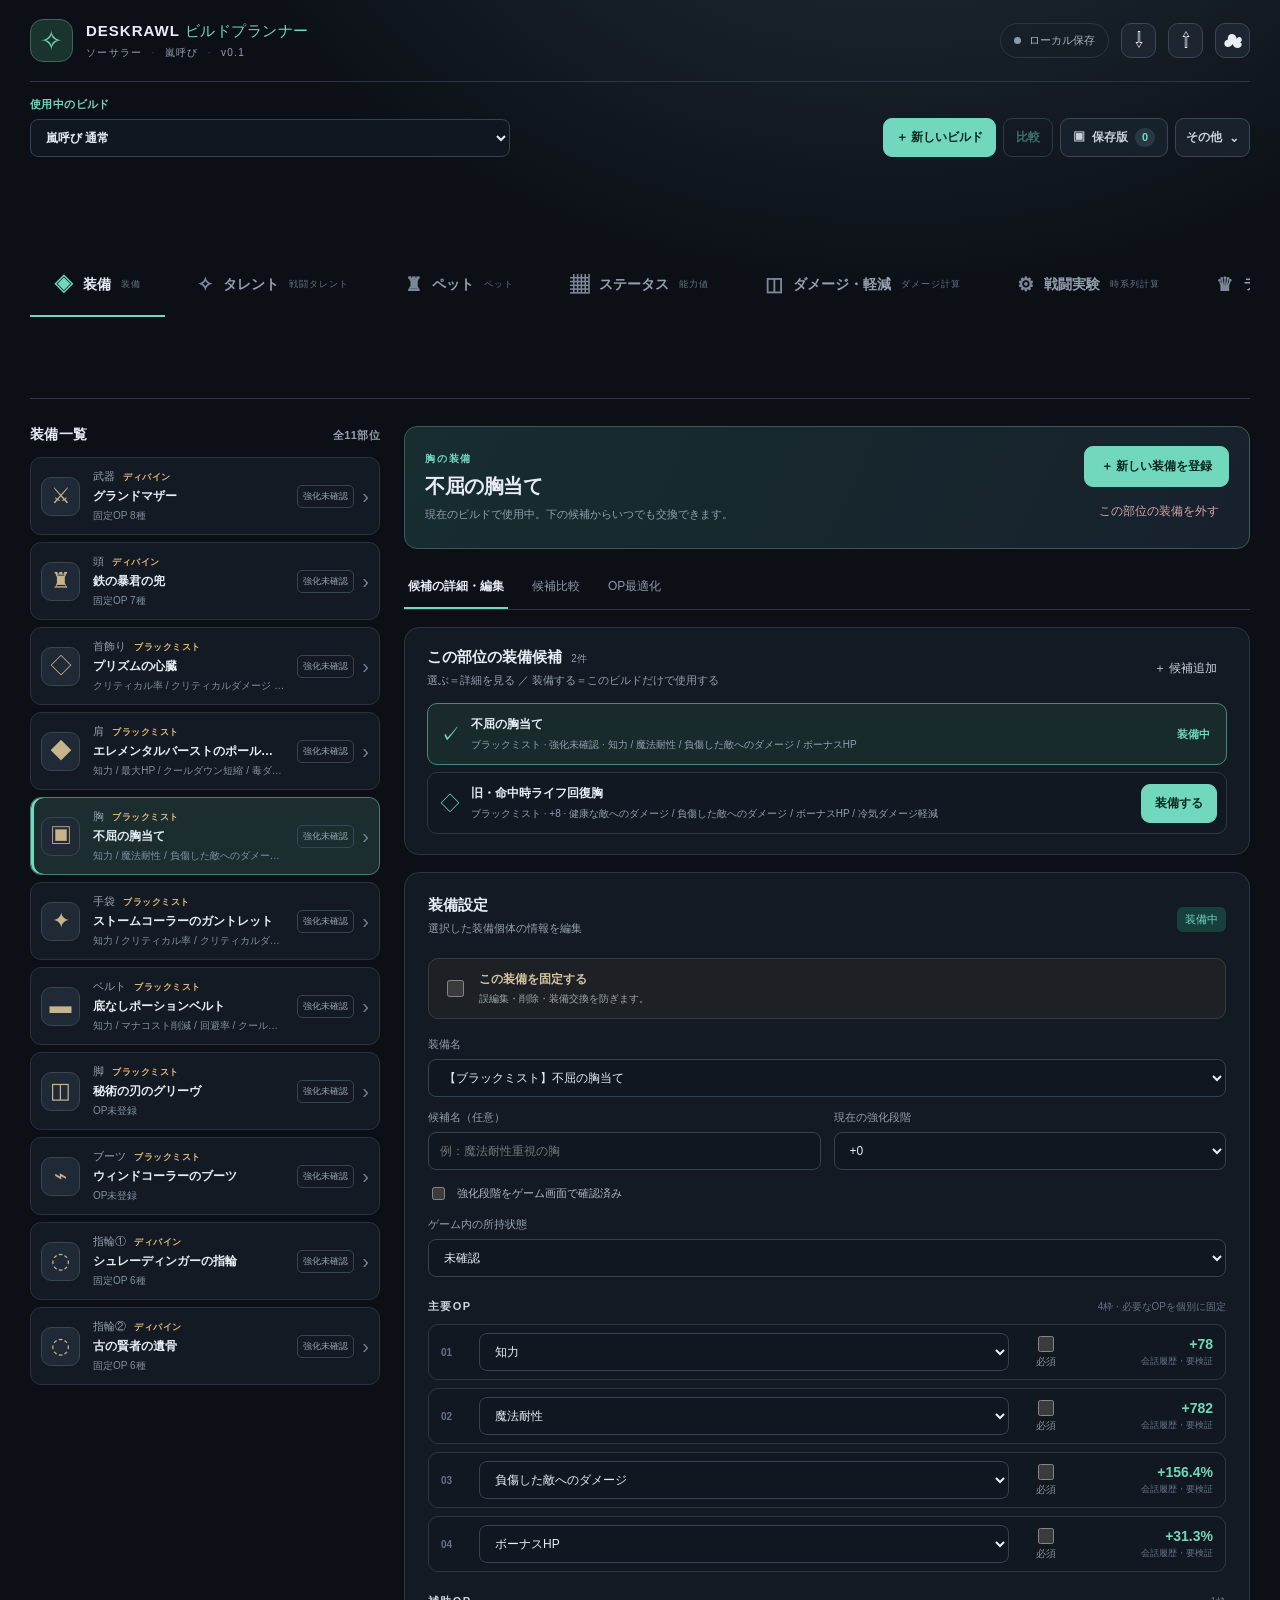
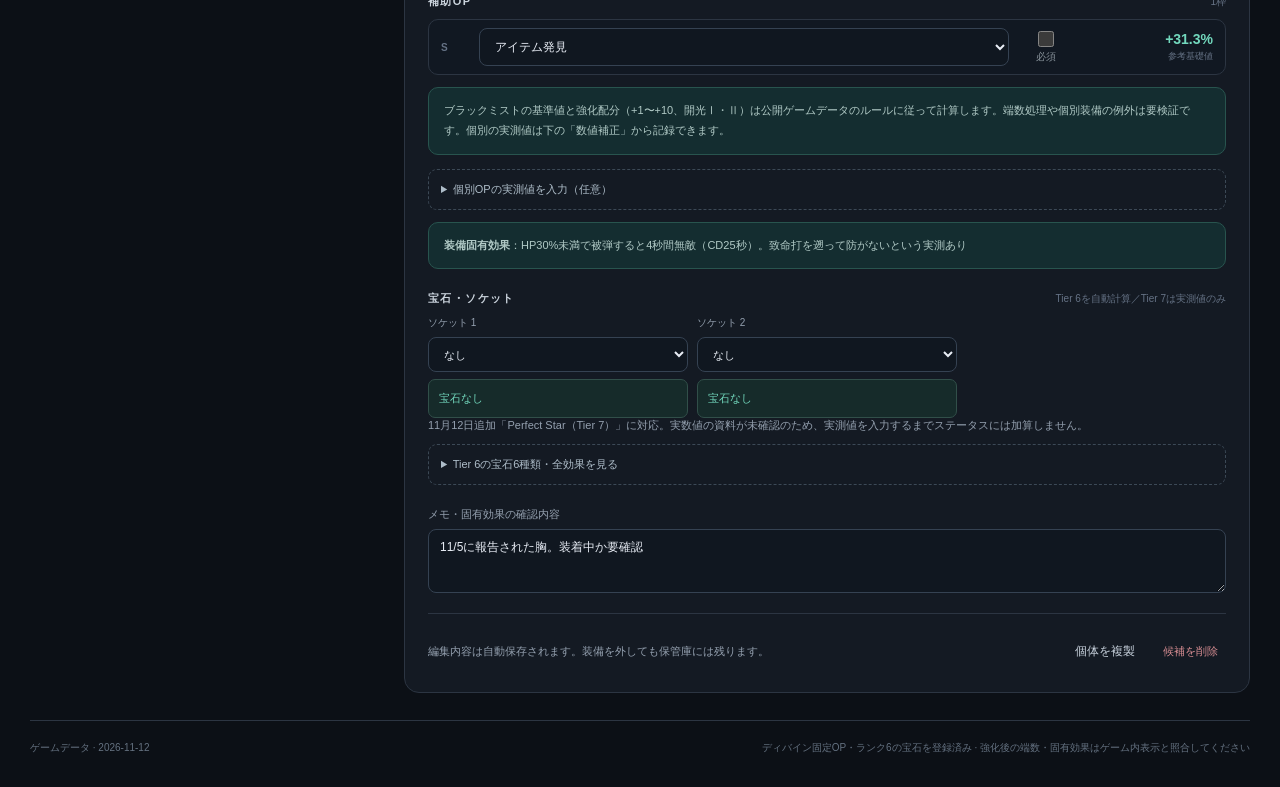
<file: index.source.html>
<!DOCTYPE html><html lang="ja"><head><meta charset="UTF-8"><meta name="viewport" content="width=device-width, initial-scale=1"><meta name="theme-color" content="#0c1016"><meta name="description" content="Deskrawl Stormcaller用の装備・ステータス・ビルド管理ツール"><title>Deskrawl Build Planner · Stormcaller</title><link rel="stylesheet" href="styles.css"></head><body><div id="app"></div><div id="toast" role="status" aria-live="polite"></div><script src="master.js"></script><script src="runes.js"></script><script src="pets.js"></script><script src="talents.js"></script><script src="calc.js"></script><script src="combat.js"></script><script src="cloud-config.js"></script><script src="pet-ui.js"></script><script src="talent-ui.js"></script><script src="combat-ui.js"></script><script src="stats-view.js"></script><script src="jp-display.js"></script><script src="dps-sim.js"></script><script src="dps-ui.js"></script><script src="combat-engine.js"></script><script src="engine-ui.js"></script><script src="combat-rules-v2.js"></script><script src="combat-simulation-v2.js"></script><script src="simulation-lab-ui.js"></script><script src="ai-export.js"></script><script src="op-optimizer.js"></script><script src="op-optimizer-ui.js"></script><script src="input-review.js"></script><script src="rankings.js"></script><script src="app.js"></script></body></html>
</file>
<file: styles.css>
:root{color-scheme:dark;--bg:#0c1016;--panel:#141a23;--panel2:#1a222e;--line:#2c3542;--line2:#3b4757;--text:#e8edf5;--muted:#94a0af;--faint:#657285;--mint:#72d8bd;--mint-dark:#173f3c;--gold:#dfb878;--red:#f38d8d;--blue:#a4bbff;--radius:15px;font-family:Inter,-apple-system,BlinkMacSystemFont,"Segoe UI","Noto Sans JP",sans-serif;-webkit-font-smoothing:antialiased}*{box-sizing:border-box}html{min-height:100%}body{margin:0;background:radial-gradient(ellipse 75% 30% at 70% -10%,#22313c,transparent 75%),var(--bg);color:var(--text);font-size:14px}button,input,select,textarea{font:inherit}button{cursor:pointer}button:disabled{cursor:not-allowed;opacity:.45}button:focus-visible,input:focus-visible,select:focus-visible,textarea:focus-visible{outline:2px solid var(--mint);outline-offset:2px}a{color:var(--mint)}h1,h2,h3,h4,p{margin:0}h1{font-size:24px;letter-spacing:-.5px;font-weight:680}h2{font-size:15px;font-weight:680}h3{font-size:13px;font-weight:680}.small{font-size:11px}.muted{color:var(--muted)}.shell{max-width:1500px;margin:0 auto;padding:0 30px 32px}.topbar{height:82px;border-bottom:1px solid var(--line);display:flex;align-items:center;justify-content:space-between}.brand{display:flex;gap:13px;align-items:center}.brand-symbol{border:1px solid #476359;background:#19342f;color:var(--mint);font-size:27px;width:43px;height:43px;display:flex;align-items:center;justify-content:center;border-radius:13px}.brand-title{font-size:15px;font-weight:800;letter-spacing:1px}.brand-title span{color:var(--mint);letter-spacing:.5px;font-weight:500}.brand-sub{font-size:10px;letter-spacing:1.3px;color:var(--muted);margin-top:5px}.dot{color:#425769;margin:0 5px}.header-right{display:flex;align-items:center;gap:12px}.sync-status{display:inline-flex;align-items:center;gap:8px;font-size:11px;padding:9px 13px;border:1px solid var(--line);border-radius:99px;color:#a9b3be}.sync-status i{height:7px;width:7px;background:#8c9ba9;border-radius:50%}.sync-status.synced i{background:var(--mint)}.sync-status.saving i{background:var(--gold)}.sync-status.error i,.sync-status.conflict i{background:var(--red)}.icon-btn{min-width:35px;height:35px;border:1px solid var(--line2);background:#1c2530;color:var(--text);border-radius:10px;font-size:20px;display:inline-flex;align-items:center;justify-content:center}.icon-btn:hover,.text-btn:hover{background:#27323f}.icon-btn.subtle{border-color:transparent;background:none;color:var(--muted)}.profile-strip{padding:19px 0 20px;display:flex;gap:16px;align-items:flex-end;justify-content:space-between}.profile-control{display:flex;align-items:center;gap:14px}.field-legend,.eyebrow{font-size:10px;letter-spacing:1.8px;color:var(--mint);font-weight:700}.profile-select{font-weight:660;background:#1a222d;border:1px solid #3b4a57;padding:11px 37px 11px 14px;border-radius:10px;min-width:230px}.profile-buttons{display:flex;gap:6px;align-items:center;flex-wrap:wrap}.text-btn{background:transparent;border:0;border-radius:8px;padding:9px 10px;color:#c7d1dc;font-size:12px;white-space:nowrap}.mainnav{display:flex;align-items:center;gap:8px;border-bottom:1px solid var(--line);padding:0 0 0 0}.navbtn{border:0;background:none;color:var(--muted);font-weight:650;padding:17px 24px;border-bottom:2px solid transparent;display:flex;align-items:center;gap:10px}.navbtn span{font-size:19px;color:#7d8798}.navbtn small{color:var(--faint);font-size:9px;letter-spacing:1px;font-weight:500}.navbtn.active{border-bottom-color:var(--mint);color:var(--text)}.navbtn.active span{color:var(--mint)}.navhint{margin-left:auto;font-size:11px;color:var(--faint)}.workspace{padding-top:27px;min-height:60vh}.equipment-workspace{display:grid;grid-template-columns:minmax(286px,350px) minmax(0,1fr);gap:24px;align-items:start}.gear-rail{position:sticky;top:16px}.section-label{display:flex;align-items:center;justify-content:space-between;margin:0 0 13px;letter-spacing:.4px;font-weight:680}.gear-list{display:flex;flex-direction:column;gap:7px}.gear-slot{text-align:left;background:#131a23;border:1px solid #29323d;border-radius:11px;display:flex;align-items:center;gap:13px;width:100%;padding:11px 10px;color:var(--text);min-height:66px;transition:background .15s,border-color .15s}.gear-slot:hover{background:#1d2933}.gear-slot.selected{background:#1b2d2f;border-color:#487e73;box-shadow:inset 3px 0 var(--mint)}.slot-icon{height:39px;width:39px;border:1px solid #384652;background:#202936;display:flex;align-items:center;justify-content:center;border-radius:10px;color:#c8b48c;font-size:22px;flex:none}.slot-content{min-width:0;flex:1;display:flex;flex-direction:column;gap:4px}.slot-content small{color:var(--muted);font-size:11px}.slot-content small em{font-size:9px;font-weight:600;color:var(--gold);font-style:normal;margin-left:5px;letter-spacing:.5px}.slot-content strong{font-size:12px;white-space:nowrap;overflow:hidden;text-overflow:ellipsis}.slot-ops{font-size:10px;color:#8190a0;white-space:nowrap;overflow:hidden;text-overflow:ellipsis}.slot-right{display:flex;align-items:center;gap:8px}.level{font-size:9px;color:#99a7b4;border-radius:5px;border:1px solid #374451;padding:4px 5px;white-space:nowrap}.chev{color:#728292;font-size:20px}.detail-column{min-width:0;display:flex;flex-direction:column;gap:17px}.detail-top{display:flex;justify-content:space-between;align-items:flex-start;gap:12px;padding:2px 0 1px}.detail-top h1{margin:8px 0 6px}.detail-top p{font-size:11px;color:var(--muted)}.sep{color:#6a7685;margin:0 5px}.btn{background:var(--mint);border:1px solid var(--mint);border-radius:9px;padding:11px 16px;color:#092922;font-weight:750;font-size:12px;transition:filter .15s}.btn:hover{filter:brightness(1.08)}.btn.outline{background:transparent;border-color:#426a64;color:var(--mint)}.btn.wide{width:100%}.small-btn{padding:10px 13px;white-space:nowrap}.subnav{border-bottom:1px solid var(--line);display:flex;gap:20px}.subnav button{background:none;border:0;color:#8c98a9;padding:12px 4px;font-size:12px;border-bottom:2px solid transparent}.subnav button.active{border-color:var(--mint);color:var(--text);font-weight:700}.card{background:var(--panel);border:1px solid var(--line);border-radius:var(--radius);padding:23px}.card-heading{display:flex;justify-content:space-between;gap:12px;align-items:center;margin-bottom:22px}.card-heading h2 small{color:var(--muted);font-size:10px;margin-left:5px;font-weight:450}.card-heading span{font-size:11px;color:var(--muted);display:block;margin-top:6px}.tag{font-size:10px;padding:5px 8px;border-radius:6px;background:#27313b;color:#abb7c4;white-space:nowrap}.tag.green{color:var(--mint);background:var(--mint-dark)}.tag.amber{background:#473c2e;color:var(--gold)}.form-grid{display:grid;grid-template-columns:1fr 1fr;gap:13px;margin-bottom:10px}.field{display:flex;flex-direction:column;gap:7px;min-width:0;color:#b7c3d0;font-size:12px}.field>span{font-size:11px;color:var(--muted)}.field.span2{grid-column:span 2}.field input,.field select,.field textarea,.profile-select,.inline-select select,.gem-item select,.gem-item input,.affix-row select{width:100%;min-height:38px;background:#101720;border:1px solid #354252;border-radius:8px;padding:9px 11px;color:var(--text);font-size:12px}.field textarea{resize:vertical;min-height:64px}.checkbox-row{display:flex;align-items:center;gap:9px;margin:14px 0;color:#aebac6;font-size:11px}.checkbox-row input{accent-color:var(--mint)}.form-title{margin:22px 0 10px;display:flex;justify-content:space-between;align-items:center}.form-title b{font-size:11px;letter-spacing:1.4px;color:#cbd4dd}.form-title span{font-size:10px;color:var(--faint)}.affix-list{display:flex;flex-direction:column;gap:8px}.affix-row{border:1px solid var(--line);background:#111822;border-radius:10px;padding:8px 12px;display:grid;grid-template-columns:29px minmax(0,1fr) 160px;gap:9px;align-items:center}.affix-index{font-size:10px;color:var(--faint);font-weight:700}.affix-value{display:flex;align-items:flex-end;justify-content:center;flex-direction:column;gap:3px}.affix-value b{font-size:14px;color:var(--mint);font-variant-numeric:tabular-nums}.affix-value small{font-size:9px;color:var(--faint)}.notice{background:#242c37;border:1px solid #384453;border-radius:10px;padding:13px 15px;color:#b7c5d2;font-size:11px;line-height:1.8;margin-top:12px}.notice p{margin-top:4px}.notice.gentle{background:#142d30;border-color:#28544e;color:#b1cac6}.advanced{margin-top:14px;border:1px dashed #3c4956;border-radius:9px;padding:12px;color:#aebdc9;font-size:11px}.advanced summary{cursor:pointer}.override-fields{display:grid;grid-template-columns:1fr 1fr;gap:11px;margin-top:12px}.gem-row{display:grid;grid-template-columns:repeat(3,1fr);gap:9px}.gem-item{display:flex;flex-direction:column;gap:6px;font-size:10px;color:var(--muted)}.gem-item select,.gem-item input{font-size:11px;min-height:35px}.editor-bottom{display:flex;justify-content:space-between;align-items:center;gap:14px;padding-top:20px;border-top:1px solid var(--line);margin-top:20px;flex-wrap:wrap}.editor-bottom .actions{display:flex;align-items:center;gap:10px;flex-wrap:wrap}.danger-link{background:transparent;border:0;color:#d78d92;font-size:11px;padding:8px}.candidate-card{padding:20px 22px}.candidate-card .card-heading{margin-bottom:15px}.candidate-list{display:flex;flex-direction:column;gap:7px}.candidate{width:100%;text-align:left;display:flex;align-items:center;gap:11px;padding:12px;border:1px solid #2d3743;background:#111821;border-radius:10px;color:var(--text)}.candidate:hover{border-color:#48625c}.candidate.active{border-color:#4c887b;background:#192a2c}.cand-marker{color:var(--mint);font-size:20px}.candidate>span:nth-child(2){flex:1;min-width:0;display:flex;flex-direction:column;gap:4px}.candidate strong{font-size:12px}.candidate small{font-size:10px;color:var(--muted);white-space:nowrap;overflow:hidden;text-overflow:ellipsis}.candidate em{color:var(--muted);font-size:10px;font-style:normal}.comparison-controls{display:flex;align-items:center;gap:12px;flex-wrap:wrap}.segmented{display:flex;border:1px solid var(--line2);border-radius:9px;background:#0c141d;padding:3px;gap:3px}.segmented button{border:0;border-radius:6px;color:var(--muted);font-size:11px;background:none;padding:9px 13px}.segmented button.active{background:#263c3d;color:var(--mint)}.field.tiny{width:132px}.comparison-controls .field.tiny select{min-height:34px}.compare-columns{display:grid;grid-template-columns:1fr 27px 1fr;gap:8px;align-items:center;margin-top:20px}.compare-item{display:flex;flex-direction:column;gap:7px;padding:14px;border:1px solid var(--line);border-radius:10px;background:#101721;min-width:0}.compare-item small{color:var(--muted);font-size:10px}.compare-item b{font-size:12px;white-space:nowrap;overflow:hidden;text-overflow:ellipsis}.compare-item span{font-size:10px;color:var(--faint)}.compare-icon{text-align:center;color:var(--mint);font-size:20px}.table-heading{font-size:12px;margin:23px 0 10px;color:#d3e0e8}.data-table{border:1px solid var(--line);border-radius:10px;overflow:hidden}.data-row{display:flex;align-items:center;justify-content:space-between;padding:11px 14px;border-bottom:1px solid var(--line);gap:16px}.data-row:last-child{border-bottom:0}.data-row>div{display:flex;flex-direction:column;gap:4px}.data-row strong{font-size:11px}.data-row span{font-size:10px;color:var(--muted)}.data-row b{font-size:12px;white-space:nowrap;font-variant-numeric:tabular-nums}.positive{color:var(--mint)}.negative{color:var(--red)}.neutral{color:var(--muted)}.compare-card .wide{margin-top:18px}.empty{display:flex;flex-direction:column;align-items:center;text-align:center;gap:14px;padding:48px;color:var(--muted);border:1px solid var(--line);border-radius:15px;background:var(--panel)}.empty-icon{font-size:37px;color:var(--mint)}.footer{display:flex;justify-content:space-between;gap:10px;color:#647180;font-size:10px;border-top:1px solid var(--line);padding-top:20px;margin-top:27px}.stats-workspace{display:grid;grid-template-columns:minmax(0,1fr) minmax(285px,350px);gap:23px;align-items:start}.stats-main{min-width:0}.page-heading{margin:8px 0 20px}.page-heading h1{margin:8px 0 6px}.page-heading p{color:var(--muted);font-size:12px}.quickbar{border:1px solid var(--line);background:var(--panel);border-radius:11px;padding:12px 15px;display:flex;align-items:center;gap:16px;flex-wrap:wrap;margin-bottom:27px}.toggle{display:flex;align-items:center;gap:11px;cursor:pointer;color:#c9d2de;font-size:12px}.toggle input{position:absolute;opacity:0}.toggle-track{display:block;width:36px;height:20px;background:#384456;border-radius:99px;position:relative}.toggle-track:before{content:'';position:absolute;top:3px;left:3px;width:14px;height:14px;background:#8e9cac;border-radius:50%;transition:transform .15s}.toggle input:checked+.toggle-track{background:#327b6c}.toggle input:checked+.toggle-track:before{background:#d4f5e8;transform:translateX(16px)}.toggle strong{color:var(--mint);margin-left:5px}.inline-select{display:flex;align-items:center;gap:8px;color:var(--muted);font-size:11px;margin-left:auto}.inline-select select{width:154px;min-height:34px}.stat-tiles{display:grid;grid-template-columns:repeat(3,1fr);gap:11px}.stat-tile{min-width:0;text-align:left;display:flex;flex-direction:column;gap:10px;background:var(--panel);border:1px solid var(--line);border-radius:12px;padding:19px;color:var(--text)}.stat-tile.chosen,.stat-tile:hover{border-color:#41796f;background:#19282b}.stat-label{font-size:12px;color:#aab7c7}.stat-tile strong{font-size:26px;font-variant-numeric:tabular-nums;letter-spacing:-1px}.stat-hint{font-size:10px;color:var(--muted);min-height:16px}.progress{height:4px;background:#26333a;border-radius:100px;overflow:hidden}.progress i{display:block;background:var(--mint);height:100%;border-radius:100px}.inline-link{border:0;background:transparent;color:var(--mint);padding:0;text-decoration:underline;font-size:11px}.extra-space{margin-top:30px}.stat-group{margin-bottom:19px}.stat-group h3{font-size:11px;color:var(--muted);margin-bottom:9px;letter-spacing:.7px}.stat-rows{display:grid;grid-template-columns:1fr 1fr;gap:6px}.stat-row{border:1px solid var(--line);background:#151c25;border-radius:8px;padding:11px 12px;display:flex;align-items:center;gap:12px;min-width:0;text-align:left;color:var(--text)}.stat-row.chosen,.stat-row:hover{background:#1b2d30;border-color:#3c615a}.stat-row>span:first-child{font-size:11px;color:var(--muted);flex:1}.stat-row b{font-size:12px;font-weight:650}.stat-arrow{color:#697987}.stats-side{position:sticky;top:18px}.side-panel{border:1px solid var(--line);background:var(--panel);border-radius:14px;padding:21px}.side-title{display:flex;justify-content:space-between;align-items:center;gap:8px;margin-bottom:19px}.side-title small{font-size:9px;letter-spacing:1.5px;color:var(--mint)}.side-title h2{font-size:17px;margin-top:7px}.side-total{padding:17px;border-radius:10px;background:#18322f;border:1px solid #2d5f55;display:flex;gap:8px;flex-direction:column;margin-bottom:21px}.side-total span{font-size:11px;color:#a2c6ba}.side-total strong{font-size:29px;color:#c1f2dc;font-variant-numeric:tabular-nums}.side-total small{color:#8daea6;font-size:10px}.side-panel h3{margin-bottom:10px}.break-row{display:flex;align-items:center;justify-content:space-between;gap:8px;padding:11px 0;border-bottom:1px solid var(--line)}.break-row>div{display:flex;flex-direction:column;gap:5px}.break-row span{font-size:11px}.break-row small{font-size:10px;color:var(--faint)}.break-row strong{font-size:12px;color:var(--mint)}.mitigation{margin:17px 0;padding:14px;display:flex;flex-direction:column;gap:8px;border:1px solid var(--line);border-radius:10px}.mitigation span{font-size:11px}.mitigation strong{font-size:22px}.mitigation small{font-size:10px;color:var(--faint);line-height:1.6}.side-panel>.wide{margin-top:18px}.side-note{margin-top:18px;font-size:10px;color:var(--faint);line-height:1.8}.settings-panel .field{margin-bottom:15px}.helper{font-size:11px;color:var(--muted);line-height:1.8;margin:10px 0 18px}.setting-form{max-height:65vh;overflow:auto;padding-right:3px}.snapshot{margin-top:25px}.snapshot-row{border-top:1px solid var(--line);padding:13px 0;display:flex;flex-direction:column;gap:5px}.snapshot-row strong{font-size:11px}.snapshot-row span,.snapshot-row small{font-size:10px;color:var(--muted);line-height:1.6}.modal-backdrop{position:fixed;inset:0;background:rgba(5,9,14,.8);backdrop-filter:blur(6px);z-index:100;display:flex;justify-content:center;align-items:center;padding:20px}.modal-panel{background:#17212c;border:1px solid #445263;box-shadow:0 35px 100px #000b;border-radius:16px;padding:25px;max-height:min(85vh,900px);overflow:auto;width:min(650px,100%)}.modal-title{display:flex;align-items:center;justify-content:space-between;margin-bottom:19px}.modal-title h2{font-size:19px}.modal-panel .field{margin-bottom:14px}.modal-actions{display:flex;gap:10px;justify-content:flex-end;flex-wrap:wrap;margin-top:18px}.measure-grid{display:grid;grid-template-columns:repeat(2,1fr);gap:0 12px}#toast{pointer-events:none;position:fixed;bottom:24px;left:50%;transform:translate(-50%,15px);z-index:200;background:#d5f4e5;color:#13342d;font-size:12px;font-weight:680;border-radius:10px;padding:12px 20px;box-shadow:0 12px 35px #0007;opacity:0;transition:opacity .2s,transform .2s;max-width:90vw}#toast.show{opacity:1;transform:translate(-50%,0)}
@media(max-width:1050px){.shell{padding:0 17px 27px}.equipment-workspace{grid-template-columns:280px minmax(0,1fr);gap:16px}.stats-workspace{grid-template-columns:minmax(0,1fr) 290px;gap:15px}.affix-row{grid-template-columns:25px minmax(0,1fr) 115px}.gem-row{grid-template-columns:1fr 1fr}.stat-tile{padding:14px}.stat-tile strong{font-size:22px}.profile-control{gap:9px}.profile-buttons .text-btn{padding:7px}}
@media(max-width:760px){.topbar{height:71px}.brand-title{font-size:12px}.brand-sub{font-size:8px}.brand-symbol{width:34px;height:34px;font-size:22px}.header-right{gap:5px}.sync-status{font-size:0;padding:9px 10px}.sync-status i{width:8px;height:8px}.profile-strip{align-items:stretch;flex-direction:column;padding:15px 0}.profile-control{justify-content:space-between}.profile-select{flex:1;min-width:0}.profile-buttons{justify-content:space-between}.navbtn{padding:13px 10px;font-size:12px}.navbtn small,.navhint{display:none}.workspace{padding-top:18px}.equipment-workspace{display:flex;flex-direction:column}.gear-rail{width:100%;position:static}.gear-list{display:grid;grid-template-columns:1fr 1fr;gap:7px}.gear-slot{min-height:72px;padding:9px;gap:8px}.slot-icon{width:30px;height:30px;font-size:17px}.slot-content strong{font-size:10px}.slot-content small,.slot-ops{font-size:9px}.slot-right{display:none}.detail-column{width:100%}.detail-top h1{font-size:20px}.card{padding:15px}.stats-workspace{display:flex;flex-direction:column}.stats-main{width:100%}.stats-side{position:static;width:100%}.stat-tiles{grid-template-columns:repeat(2,1fr)}.stat-rows{grid-template-columns:1fr 1fr}.quickbar{gap:10px}.inline-select{margin-left:0}.inline-select select{width:130px}.footer{flex-direction:column}.advanced .override-fields{grid-template-columns:1fr}}
@media(max-width:460px){.gear-list{grid-template-columns:1fr 1fr}.gear-slot{min-height:70px}.slot-icon{display:none}.profile-buttons{gap:2px}.profile-buttons .text-btn{font-size:10px;padding:8px 5px}.form-grid{grid-template-columns:1fr}.field.span2{grid-column:auto}.affix-row{grid-template-columns:20px minmax(0,1fr) 84px;gap:5px;padding:8px}.affix-value b{font-size:12px}.affix-value small{font-size:8px}.gem-row{grid-template-columns:1fr 1fr}.card-heading{align-items:flex-start}.detail-top{flex-wrap:wrap}.stat-tiles{gap:7px}.stat-tile{padding:12px}.stat-tile strong{font-size:20px}.stat-row{padding:9px}.stat-row>span:first-child{font-size:10px}.compare-item{padding:9px}.compare-item b{font-size:11px}.modal-panel{padding:17px}.measure-grid{gap:0 8px}}
.divine-row .divine-label{font-weight:570;align-self:center;font-size:13px;min-width:0}.divine-powers{margin-top:10px}.divine-row .affix-index{color:var(--gold)}
/* Tier 6 gem controls */
.gem-item{min-width:0;gap:7px}
.gem-item>select{width:100%;min-width:0}
.gem-tier{border:1px solid #5b6d63;color:#bde0c4;border-radius:4px;padding:2px 5px;font-size:9px;margin-left:5px}
.gem-effect{min-height:39px;display:flex;align-items:center;justify-content:space-between;gap:8px;border-radius:7px;border:1px solid #314f49;background:#162b2a;color:var(--mint);padding:9px 10px;font-size:11px}
.gem-effect strong{font-size:13px;font-variant-numeric:tabular-nums;white-space:nowrap}
.gem-effect span{color:#adc6bf;text-align:right;font-size:11px}
.gem-warning{color:var(--red);background:#342323;border-color:#714747}
.gem-legacy{font-size:10px;line-height:1.5;color:var(--gold)}
.gem-reference{margin:11px 0 22px}
.gem-reference .small{margin-top:10px}
.gem-table-scroll{overflow:auto;margin-top:12px}
.gem-table{width:100%;border-collapse:collapse;font-size:11px;min-width:490px}
.gem-table th,.gem-table td{border-bottom:1px solid var(--line);padding:10px 7px;text-align:left;vertical-align:middle}
.gem-table thead th{color:var(--muted);font-size:10px}
.gem-table tbody th{white-space:nowrap;color:var(--text)}
.gem-table td{color:#bac8d6}
@media(max-width:760px){.gem-table{min-width:530px}}

/* Equipment-level edit lock: restrained amber focus only on the equipment icon. */
.gear-slot.is-locked .slot-icon{color:#ddc184;border-color:rgba(204,165,82,.56);background:linear-gradient(145deg,#352e24,#262c31);box-shadow:0 0 11px rgba(218,171,83,.13),inset 0 0 0 1px rgba(233,183,86,.08);text-shadow:0 0 8px rgba(239,198,107,.27)}
.lock-indicator{font-size:9px;color:#c6a66b;border:1px solid #695638;border-radius:5px;padding:3px 5px;white-space:nowrap}
.equipment-lock-toggle{display:flex;align-items:center;gap:12px;padding:12px 14px;margin:6px 0 18px;background:rgba(172,140,79,.055);border:1px solid #3c3c36;border-radius:10px;cursor:pointer}
.equipment-lock-toggle:has(input:checked){border-color:#76603b;background:rgba(169,131,63,.085)}
.equipment-lock-toggle input{accent-color:#c59c4e;width:17px;height:17px;flex:none;cursor:pointer}
.equipment-lock-toggle>span{display:flex;flex-direction:column;gap:4px}
.equipment-lock-toggle strong{font-size:12px;color:#d6c3a1}
.equipment-lock-toggle small{font-size:10px;color:#9ca5ab;line-height:1.4}
.equipment-fields{border:0;padding:0;margin:0;min-width:0}
.equipment-fields:disabled .field input,.equipment-fields:disabled .field select,.equipment-fields:disabled .field textarea,.equipment-fields:disabled .affix-row select,.equipment-fields:disabled .gem-item select{opacity:.59;cursor:not-allowed}
.equipment-fields:disabled .checkbox-row{opacity:.59}
.editor button:disabled,.compare-card button:disabled{opacity:.44;cursor:not-allowed;filter:none}
.locked-candidate{color:#c5a365}.candidate-lock-label{font-size:9px;font-weight:500;color:#c5a365;margin-left:7px}

/* Fully locked equipment set snapshots: unobtrusive library beneath active build. */

/* Per-OP required markers: gold chips distinguish essential affixes from full gear locks. */
.affix-row.affix-lockable{grid-template-columns:29px minmax(0,1fr) 56px 130px}
.affix-row.op-is-locked{border-color:rgba(196,158,85,.55);background:#201e1d}
.affix-row.op-is-locked .affix-index{color:#d5ad64}
.affix-row.op-is-locked select:disabled{opacity:.78;color:#dfc69d;border-color:#69573b;cursor:not-allowed}
.op-lock-toggle{display:flex;justify-content:center;align-items:center;flex-direction:column;gap:3px;cursor:pointer;font-size:10px;color:#89939b;user-select:none}
.op-lock-toggle input{accent-color:#c6a061;width:16px;height:16px;margin:0;cursor:pointer}
.op-lock-toggle:has(input:checked){color:#dbb97d;font-weight:700}
.op-lock-toggle:has(input:disabled){opacity:.38;cursor:not-allowed}
.slot-required{font-size:9px!important;color:#c8a96e!important;font-weight:650}
.candidate-required-label{font-size:9px;color:#d0ac75;font-weight:600;margin-left:5px}
@media(max-width:1050px){.affix-row.affix-lockable{grid-template-columns:24px minmax(0,1fr) 52px 104px}}
@media(max-width:460px){.affix-row.affix-lockable{grid-template-columns:18px minmax(0,1fr) 44px 72px;gap:5px;padding:8px 6px}.affix-row.affix-lockable select{padding:6px 3px;font-size:10px}.affix-row.affix-lockable .affix-value small{display:none}.op-lock-toggle{font-size:9px}}

/* Paragon: compact four-category point allocation without obscuring totals. */
.paragon-heading{margin:19px 0 10px;border-top:1px solid var(--line);padding-top:15px}
.paragon-group{display:grid;grid-template-columns:1fr;gap:7px}
.settings-panel .paragon-entry{margin:0;padding:9px 10px;border:1px solid var(--line);border-radius:9px;background:#111922;display:grid;grid-template-columns:minmax(0,1fr) 76px;gap:6px 9px;align-items:center}
.paragon-entry>span{font-size:11px;color:#ccd6e0}
.paragon-limit{display:block;font-size:9px;color:var(--faint);margin-top:4px}
.paragon-entry input{width:76px;min-height:35px;text-align:center;padding:5px 8px;font-variant-numeric:tabular-nums}
.paragon-effect{grid-column:1 / -1;font-size:10px;color:var(--mint);font-variant-numeric:tabular-nums}

/* Deskrawl minion builder */
.pet-layout{display:grid;grid-template-columns:minmax(0,1fr) minmax(270px,350px);gap:23px;align-items:start}
.pet-main{min-width:0;display:grid;gap:16px}
.pet-card .field{margin:12px 0}
.pet-subhead{color:#becbd6;font-size:12px;margin:19px 0 10px}
.pet-level{max-width:210px}
.pet-passive-list{display:grid;gap:8px}
.pet-passive{background:#111a24;border:1px solid #354151;border-radius:10px;padding:12px;display:grid;grid-template-columns:minmax(0,1fr) 88px 84px;gap:10px;align-items:center}
.pet-passive div{min-width:0}
.pet-passive strong{display:block;font-size:12px}
.pet-passive small{display:block;color:#93a8b9;font-size:10px;margin-top:5px}
.pet-passive select{min-width:0;background:#101720;border:1px solid #354252;color:#e8edf5;border-radius:7px;padding:8px}
.pet-valid{color:#75d7bf;font-size:10px}
.pet-invalid{color:#e1ad74;font-size:10px}
.pet-action{padding:12px 14px;background:#111b25;border:1px solid #33414e;border-radius:9px;margin-bottom:7px}
.pet-action b{font-size:12px}
.pet-action small{display:block;color:#9baabb;font-size:11px;line-height:1.7;margin-top:4px}
.pet-gear-rows{display:flex;flex-direction:column;gap:10px;margin-top:14px}
.pet-gear-row{display:grid;grid-template-columns:minmax(0,1.4fr) minmax(0,1fr) 80px;align-items:end;gap:10px;border:1px solid #354151;background:#111a24;border-radius:9px;padding:12px}
.pet-gear-row .field{margin:0}
.pet-gear-value{color:#75d7bf;font-size:11px;text-align:right;padding-bottom:11px}
.pet-side{position:sticky;top:18px}
.pet-side .data-row{padding:13px 2px}
.pet-side .data-row span{white-space:normal;line-height:1.5}
@media(max-width:1000px){.pet-layout{grid-template-columns:1fr}.pet-side{position:static}}
@media(max-width:540px){.pet-passive{grid-template-columns:minmax(0,1fr) 80px}.pet-passive>span{grid-column:1 / -1}.pet-gear-row{grid-template-columns:1fr 1fr}.pet-gear-value{grid-column:1 / -1;text-align:left;padding:0}}


/* Combat: separate multiplier groups from additive conditional components. */
.combat-workspace{display:flex;flex-direction:column;gap:23px}
.combat-disclaimer{margin-top:0;line-height:1.8}
.combat-section{display:flex;flex-direction:column;gap:14px}
.combat-section>.section-label{margin:11px 0 0;font-size:13px}
.combat-input-card{border:1px solid var(--line);background:var(--panel);border-radius:13px;padding:20px}
.combat-input-card h3{font-size:13px;margin-bottom:15px}
.combat-fields{display:grid;grid-template-columns:repeat(3,minmax(0,1fr));gap:12px 15px}
.combat-fields .field{min-width:0}
.combat-fields .field>small{font-size:10px;color:var(--faint);line-height:1.5}
.combat-form-title{font-size:11px;font-weight:700;color:#b6c7d4;margin:18px 0 9px}
.combat-checks{display:flex;flex-wrap:wrap;gap:8px}
.combat-check{display:inline-flex;align-items:center;gap:7px;cursor:pointer;border:1px solid var(--line2);background:#101923;color:#c7d2de;padding:9px 11px;border-radius:9px;font-size:11px}
.combat-check input{accent-color:var(--mint)}
.combat-advanced{margin-top:17px;border-top:1px solid var(--line);padding-top:13px}
.combat-advanced summary{cursor:pointer;color:var(--muted);font-size:11px}
.combat-advanced>.combat-fields{margin-top:15px}
.combat-metrics{display:grid;grid-template-columns:repeat(4,minmax(0,1fr));gap:10px}
.combat-metric{padding:17px 18px;border-radius:11px;background:var(--panel);border:1px solid var(--line);display:flex;flex-direction:column;gap:7px;min-width:0}
.combat-metric small{font-size:10px;color:var(--muted)}
.combat-metric strong{font-size:24px;font-weight:750;color:#e6f5ed;letter-spacing:-.6px;overflow-wrap:anywhere;font-variant-numeric:tabular-nums}
.combat-metric span{font-size:10px;color:var(--faint);line-height:1.5}
.combat-columns{display:grid;grid-template-columns:1fr 1fr;gap:15px;align-items:start}
.combat-card{min-width:0}
.combat-card .card-heading{margin-bottom:16px}
.combat-card .card-heading span{line-height:1.6}
.combat-layer-list{display:flex;flex-direction:column;gap:9px}
.combat-layer{padding:12px 14px;background:#111923;border:1px solid var(--line);border-radius:9px}
.combat-layer-top,.combat-layer-sub{display:flex;justify-content:space-between;align-items:center;gap:12px}
.combat-layer-top strong{font-size:12px}
.combat-layer-values{display:flex;align-items:baseline;gap:10px;flex-wrap:wrap;justify-content:flex-end}
.combat-layer-values b{font-size:17px;color:var(--mint);font-variant-numeric:tabular-nums}
.combat-layer-values em{font-style:normal;color:var(--muted);font-size:11px;font-variant-numeric:tabular-nums}
.combat-bar{height:5px;background:#25313c;border-radius:10px;overflow:hidden;margin-top:10px}
.combat-bar i{display:block;height:100%;background:var(--mint);border-radius:10px}
.combat-layer-sub{margin-top:8px;color:var(--faint);font-size:10px}
.combat-layer-sub b{font-size:11px;color:#b6d7d0}
.combat-layer-details{margin-top:9px;border-top:1px dashed var(--line);padding-top:8px;color:var(--muted)}
.combat-layer-details summary{cursor:pointer;font-size:10px}
.combat-source{display:flex;justify-content:space-between;gap:10px;font-size:10px;padding:8px 0;border-bottom:1px solid #25323c}
.combat-source b{color:#b4dcd3;white-space:nowrap}
.combat-inline-formula{border:1px solid #326057;background:#142b2d;border-radius:9px;padding:12px;font-size:12px;font-weight:650;color:#c4e7dc}
.combat-conditions{margin-top:14px}
.combat-condition{display:flex;justify-content:space-between;gap:12px;padding:11px 2px;border-bottom:1px solid var(--line);font-size:11px}
.combat-condition.on b{color:var(--mint)}
.combat-condition.off{color:var(--faint)}
.combat-detail-line{display:flex;align-items:center;justify-content:space-between;gap:10px;padding:11px 0;border-bottom:1px solid var(--line);font-size:11px;color:var(--muted)}
.combat-detail-line b{color:var(--text);font-variant-numeric:tabular-nums;text-align:right}
.combat-trace{margin-top:14px;border-top:1px solid var(--line);padding-top:11px}
.combat-trace summary{cursor:pointer;font-size:11px;color:var(--mint)}
.combat-trace p{font-size:10px;line-height:1.8;color:var(--muted);margin:13px 0}
.combat-trace-list>div{display:grid;grid-template-columns:minmax(0,1.4fr) minmax(65px,.6fr) minmax(70px,.5fr);gap:9px;padding:9px 0;border-bottom:1px solid var(--line);font-size:10px}
.combat-trace-list small{color:var(--muted)}
.combat-trace-list b{text-align:right;font-variant-numeric:tabular-nums}
.combat-defense-grid{display:grid;grid-template-columns:repeat(3,minmax(0,1fr));gap:9px}
.combat-defense-cell{text-align:left;background:#101923;border:1px solid var(--line);border-radius:10px;padding:14px;color:var(--text);display:flex;flex-direction:column;gap:5px}
.combat-defense-cell:hover{border-color:#4a6b62}
.combat-defense-cell.selected{background:#1a302e;border-color:#509a83}
.combat-defense-cell>span{color:var(--muted);font-size:11px}
.combat-defense-cell>strong{font-size:22px;font-variant-numeric:tabular-nums}
.combat-defense-cell>small{color:var(--faint);font-size:10px}
.combat-defense-cell .combat-bar{width:100%;margin-top:4px}
.combat-d-table{display:flex;flex-direction:column;gap:0}
.combat-d-line{display:flex;justify-content:space-between;gap:12px;padding:13px 0;border-bottom:1px solid var(--line)}
.combat-d-line>div:first-child,.combat-d-line-right{display:flex;flex-direction:column;gap:5px}
.combat-d-line strong{font-size:12px}
.combat-d-line small,.combat-d-line-right span{color:var(--faint);font-size:10px}
.combat-d-line-right{text-align:right}
.combat-d-line-right b{font-size:16px;color:var(--mint);font-variant-numeric:tabular-nums}
.combat-formula{padding:14px 16px;border-radius:9px;border:1px solid var(--line);background:#101923}
.combat-formula p{font-size:12px;line-height:1.9;color:#c7d4df;margin-bottom:12px}
.combat-formula p:last-child{margin-bottom:0}
.combat-sources{display:flex;gap:20px;flex-wrap:wrap;padding:0 0 10px;font-size:11px}
@media(max-width:950px){.combat-columns{grid-template-columns:1fr}.combat-metrics{grid-template-columns:repeat(2,minmax(0,1fr))}}
@media(max-width:650px){.combat-fields{grid-template-columns:repeat(2,minmax(0,1fr))}.combat-defense-grid{grid-template-columns:repeat(2,minmax(0,1fr))}.combat-input-card{padding:15px}.combat-metric{padding:13px}.combat-metric strong{font-size:20px}.combat-card{padding:17px}.mainnav .navbtn{padding-left:9px;padding-right:9px;font-size:11px}.mainnav .navbtn small{display:none}}
@media(max-width:430px){.combat-fields{grid-template-columns:1fr}.combat-metric strong{font-size:18px}.combat-check{padding:7px 8px}}


/* Sorcerer 70pt talent board. The tree deliberately scrolls rather than shrinking
   the nodes below a usable touch target on narrow/mobile displays. */
.talent-workspace{display:flex;flex-direction:column;gap:18px}
.talent-top{display:flex;align-items:flex-end;justify-content:space-between;gap:16px}
.talent-top h1{margin:8px 0 6px}
.talent-top p{font-size:11px;color:var(--muted);line-height:1.7;max-width:680px}
.talent-points-card{flex:0 0 220px;padding:14px 17px;border:1px solid #4d665c;background:linear-gradient(130deg,#1b3333,#132228);border-radius:12px;display:flex;flex-direction:column;gap:4px}
.talent-points-card small{color:#a0c6b6;font-size:10px}
.talent-points-card>strong{font-size:29px;letter-spacing:-.8px;font-variant-numeric:tabular-nums;color:#e0f9ec}
.talent-points-card>strong span{font-size:14px;color:#8ea69d}
.talent-points-card>span{color:#8ea69d;font-size:10px}
.talent-point-track{height:6px;background:#314a46;border-radius:99px;overflow:hidden;margin:5px 0}
.talent-point-track i{display:block;height:100%;background:linear-gradient(90deg,#72d8bd,#c5f8d9);border-radius:99px}
.talent-toolbar{background:#121a24;border:1px solid var(--line);padding:13px 15px;border-radius:10px;display:flex;align-items:center;justify-content:space-between;gap:12px}
.talent-toolbar>div{display:flex;flex-wrap:wrap;gap:8px;align-items:center}
.talent-toolbar b{font-size:11px;color:#cbd9dd}
.talent-toolbar span{font-size:10px;color:var(--muted)}
.talent-legacy{margin-top:0}
.talent-legacy p{margin:6px 0}
.talent-legacy>small{display:block;margin:10px 0 0;font-size:10px;color:#b8c8bf}
.talent-migrate-actions{display:flex;flex-wrap:wrap;gap:9px;margin:11px 0}
.talent-layout{display:grid;grid-template-columns:minmax(0,1fr) minmax(275px,310px);gap:17px;align-items:start}
.talent-tree-scroll{border:1px solid #32404d;border-radius:14px;background:radial-gradient(ellipse at 50% 0%,#202d37 0%,#101721 68%);overflow-x:auto;scrollbar-color:#405559 #131d26;scrollbar-width:thin;padding:15px 11px}
.talent-tree{min-width:660px;display:flex;flex-direction:column;gap:11px}
.talent-tier{border-bottom:1px solid #2e3a45;padding:3px 5px 15px;position:relative}
.talent-tier:last-child{border-bottom:0}
.talent-tier>header{display:flex;justify-content:space-between;align-items:center;gap:8px;margin:0 0 9px}
.talent-tier-heading{display:flex;align-items:center;gap:10px}
.talent-tier-heading b{background:#2c3945;border:1px solid #476071;border-radius:7px;padding:5px 8px;font-size:11px;color:#e3ecf2;min-width:40px;text-align:center}
.talent-tier-heading span{color:#bcc8d4;font-size:10px}
.talent-tier>header small{font-size:10px;color:#82929e}
.talent-tier.is-locked{opacity:.55}
.talent-tier.is-locked:hover{opacity:.86}
.talent-tier-items{display:grid;grid-template-columns:repeat(5,minmax(0,1fr));gap:10px}
.talent-tier-items.is-cap{grid-template-columns:repeat(4,minmax(0,1fr))}
.talent-node{min-width:0;display:flex;flex-direction:column;gap:4px;--element:#8798ad;--elementBg:#202a35;--elementBorder:#455464}
.talent-node.arcane{--element:#bd9cfc;--elementBg:#272036;--elementBorder:#584578}
.talent-node.fire{--element:#f0ab76;--elementBg:#332822;--elementBorder:#77503e}
.talent-node.cold{--element:#9bdaf5;--elementBg:#1b303e;--elementBorder:#46768b}
.talent-node.lightning{--element:#e4d27d;--elementBg:#303124;--elementBorder:#797246}
.talent-tile{width:100%;min-height:125px;border:1px solid var(--elementBorder);background:linear-gradient(155deg,var(--elementBg),#151e28);border-radius:9px;color:var(--text);padding:10px 7px 7px;display:flex;flex-direction:column;align-items:center;text-align:center;gap:5px;position:relative}
.talent-tile:hover{filter:brightness(1.18)}
.talent-node.picked .talent-tile{border-color:var(--element);box-shadow:inset 0 0 18px #0004,0 0 10px #0005}
.talent-node.focused .talent-tile{outline:2px solid var(--mint);outline-offset:2px}
.talent-capstone .talent-tile{background:linear-gradient(140deg,#342d21,var(--elementBg) 65%,#18232c);border-width:2px}
.talent-node.locked .talent-tile{filter:saturate(.45)}
.talent-symbol{font-size:26px;line-height:1;color:var(--element);text-shadow:0 0 16px currentColor}
.talent-name{font-size:10px;line-height:1.35;font-weight:650;flex:1;display:flex;align-items:center;justify-content:center;overflow-wrap:anywhere}
.talent-rank{font-size:11px;font-weight:700;letter-spacing:.6px;color:var(--element);font-variant-numeric:tabular-nums}
.talent-gauge{height:3px;border-radius:2px;background:#293846;width:100%;overflow:hidden}
.talent-gauge i{display:block;height:100%;background:var(--element)}
.talent-cap-mark{position:absolute;top:5px;right:5px;font-size:6px;letter-spacing:.7px;color:#efc885}
.talent-locked-mark{position:absolute;top:4px;left:5px;font-size:11px}
.talent-node-actions{display:grid;grid-template-columns:29px minmax(0,1fr) 29px;gap:4px;align-items:center;min-height:28px}
.talent-node-actions button{width:29px;height:27px;background:#25313d;border:1px solid #445564;border-radius:6px;color:#d5e3eb;font-size:16px;line-height:1}
.talent-node-actions button:not(:disabled):hover{background:#31584e;color:var(--mint)}
.talent-node-actions button:disabled{opacity:.29;cursor:not-allowed}
.talent-node-actions span{text-align:center;color:var(--faint);font-size:9px;white-space:nowrap;overflow:hidden;text-overflow:ellipsis}
.talent-tree-footnote{font-size:10px;color:#8598a8;padding:2px 5px 7px}
.talent-side{position:sticky;top:12px}
.talent-detail-panel{background:#151e2a;border:1px solid #394655;border-radius:13px;padding:18px;display:flex;flex-direction:column;gap:14px}
.talent-detail-identity{display:flex;gap:12px;align-items:center}
.talent-detail-symbol{width:54px;height:54px;border:1px solid #526273;border-radius:12px;background:#223040;display:flex;align-items:center;justify-content:center;font-size:34px;flex:none}
.talent-detail-identity.arcane .talent-detail-symbol{color:#c3a9ff}
.talent-detail-identity.fire .talent-detail-symbol{color:#f3b079}
.talent-detail-identity.cold .talent-detail-symbol{color:#a3e0ff}
.talent-detail-identity.lightning .talent-detail-symbol{color:#e9df9a}
.talent-detail-identity h2{font-size:15px;line-height:1.4;margin:5px 0}
.talent-detail-rank{color:var(--mint);font-size:12px;font-variant-numeric:tabular-nums}
.talent-description{font-size:12px;line-height:1.7;color:#c0cdd7}
.talent-detail-stat{border:1px solid #31414d;background:#101923;border-radius:8px;padding:11px;display:flex;flex-direction:column;gap:6px}
.talent-detail-stat small{font-size:10px;color:var(--muted)}
.talent-detail-stat strong{font-size:12px;font-weight:650;line-height:1.5;color:#e0edf0}
.talent-detail-buttons{display:flex;flex-direction:column;gap:8px}
.talent-cost-line,.talent-lock-message{font-size:10px;line-height:1.5;color:#ccad7a}
.talent-side-help{padding:15px;margin-top:12px;border:1px dashed #364956;border-radius:10px;font-size:10px;color:var(--muted);line-height:1.8}
.talent-side-help b{color:#cedde2;font-size:11px}
.talent-side-help p{margin-top:7px}
.talent-summary{padding:20px}
.talent-summary-stats{display:grid;grid-template-columns:repeat(3,minmax(0,1fr));gap:8px}
.talent-summary-stat{padding:12px;border:1px solid var(--line);border-radius:9px;background:#101923;display:flex;flex-direction:column;gap:5px}
.talent-summary-stat>span{color:var(--muted);font-size:10px}
.talent-summary-stat b{color:var(--mint);font-size:16px;font-variant-numeric:tabular-nums}
.talent-summary-stat small{color:var(--faint);font-size:9px;line-height:1.5}
.talent-summary-special{margin-top:17px;border-top:1px solid var(--line);padding-top:13px;font-size:11px;color:#bfced6;line-height:1.8}
.talent-summary-special p{margin-top:8px;font-size:10px}
.talent-reference{font-size:11px;margin-bottom:11px}
@media(max-width:1080px){.talent-layout{grid-template-columns:minmax(0,1fr) 255px}.talent-detail-panel{padding:14px}}
@media(max-width:810px){.talent-layout{grid-template-columns:minmax(0,1fr)}.talent-side{position:static}.talent-top{flex-wrap:wrap}.talent-points-card{flex-basis:100%;max-width:370px}.talent-summary-stats{grid-template-columns:repeat(2,minmax(0,1fr))}}
@media(max-width:500px){.talent-tree-scroll{padding:11px 7px}.talent-toolbar{flex-direction:column;align-items:stretch}.talent-summary-stats{grid-template-columns:1fr}.talent-points-card{max-width:none}.talent-top h1{font-size:20px}}

.talent-aura-label{display:inline-flex;align-items:center;gap:7px;color:#b6d8c8;font-size:11px;white-space:nowrap}.talent-aura-label input{accent-color:var(--mint)}.talent-toolbar-actions{display:flex;gap:7px;flex-wrap:wrap}.talent-toolbar-actions .btn{padding:9px 11px}.mainnav{overflow-x:auto;scrollbar-width:thin;scrollbar-color:#42575a transparent}.mainnav .navbtn{flex-shrink:0}@media(max-width:780px){.mainnav .navhint{display:none}}

/* Healthy + Injured can overlap via equipped Schrodinger's Ring. */
.combat-check.combat-forced{border-color:#537b76;background:#19312f;color:#ddf2ec;opacity:1}
.combat-check.combat-forced input{opacity:1;cursor:default}
.combat-ring-notice,.combat-ring-note{margin:10px 0 0;font-size:11px;line-height:1.75;color:var(--muted)}
.combat-ring-notice{color:#c6e7da}
.combat-ring-notice strong{color:#abf1da}

/* Equipped legendary/divine powers: activation controls + attribution. */
.combat-unique-controls{display:flex;align-items:center;gap:10px;flex-wrap:wrap}
.combat-unique-controls .field{min-width:215px;max-width:360px;flex:1}
.combat-unique-controls .combat-check{align-self:flex-end}
.combat-unique-card{min-width:0}
.combat-unique-card .helper{line-height:1.8;margin-bottom:12px}
.combat-unique-list{display:grid;grid-template-columns:repeat(2,minmax(0,1fr));gap:10px}
.combat-unique-entry{border:1px solid var(--line);border-radius:10px;background:#101923;padding:13px;display:flex;flex-direction:column;gap:7px;min-width:0}
.combat-unique-entry.active{border-color:#45695d;background:#142522}
.combat-unique-entry.inactive{opacity:.72}
.combat-unique-row{display:flex;justify-content:space-between;align-items:start;gap:8px}
.combat-unique-row strong{font-size:12px;overflow-wrap:anywhere}
.combat-unique-row span{font-size:11px;color:var(--mint);font-variant-numeric:tabular-nums;white-space:nowrap}
.combat-unique-entry p{font-size:11px;color:#b9c7d2;line-height:1.6}
.combat-unique-entry small{font-size:10px;color:var(--muted)}
@media(max-width:650px){.combat-unique-list{grid-template-columns:1fr}.combat-unique-controls .field{max-width:none}}


/* Two-baseline stat inspection: immutable equipped OP vs user-selected effects */
.stats-sim-panel{margin-bottom:22px;padding:18px 20px}
.stats-sim-panel .card-heading{margin-bottom:14px}
.stats-presets{display:flex;flex-wrap:wrap;gap:8px;margin:0 0 15px}
.stats-presets .btn{padding:9px 13px;font-size:11px}
.stats-source-grid{display:grid;grid-template-columns:repeat(3,minmax(0,1fr));gap:9px}
.stat-source-toggle{display:flex;align-items:center;gap:10px;padding:11px;background:#101922;border:1px solid #354354;border-radius:9px;cursor:pointer;min-width:0}
.stat-source-toggle:has(input:checked){border-color:#447e70;background:#152b2a}
.stat-source-toggle input,.stat-power-toggle input{accent-color:var(--mint);width:16px;height:16px;flex:none}
.stat-source-toggle span{display:flex;flex-direction:column;gap:4px;min-width:0}
.stat-source-toggle b{font-size:11px;line-height:1.5}
.stat-source-toggle small{color:var(--muted);font-size:9px;line-height:1.4}
.stats-power-details{margin-top:13px;border-top:1px solid var(--line);padding-top:12px}
.stats-power-details summary{font-size:11px;font-weight:650;color:#c3d6d5;cursor:pointer;margin-bottom:10px}
.stats-powers-grid{display:grid;grid-template-columns:repeat(2,minmax(0,1fr));gap:7px}
.stat-power-toggle{display:flex;align-items:center;gap:8px;border:1px solid #394553;border-radius:8px;padding:9px 10px;color:#c4d1dd;background:#111b25;font-size:11px;line-height:1.5;min-width:0}
.stat-power-toggle:has(input:checked){border-color:#436c64;background:#172a29}
.stat-power-toggle:has(input:disabled){opacity:.48;cursor:not-allowed}
.stats-sim-fields{display:grid;grid-template-columns:repeat(2,minmax(0,1fr));gap:10px;margin-top:12px;align-items:center}
.stats-sim-fields .field select{min-width:0}
.stats-sim-panel .helper{margin-bottom:0;margin-top:13px}
.stats-compare-summary{display:grid;grid-template-columns:repeat(4,minmax(0,1fr));gap:9px;margin-bottom:15px}
.stats-compare-tile{display:flex;flex-direction:column;gap:10px;background:var(--panel);border:1px solid var(--line);border-radius:11px;padding:14px;text-align:left;color:var(--text);min-width:0}
.stats-compare-tile:hover{border-color:#45796a;background:#192a2b}
.stats-compare-tile>small:first-child{font-size:11px;color:#c3d7db;line-height:1.4}
.stats-compare-tile>div{display:flex;align-items:baseline;justify-content:space-between;gap:6px;min-width:0}
.stats-compare-tile>div span{color:var(--muted);font-size:10px;white-space:nowrap}
.stats-compare-tile>div b,.stats-compare-tile>div strong{font-size:16px;font-variant-numeric:tabular-nums;overflow-wrap:anywhere;text-align:right}
.stats-compare-tile>div strong{color:var(--mint)}
.stats-compare-tile>small:last-child{font-size:10px;text-align:right;font-variant-numeric:tabular-nums}
.stats-compare-header,.stat-row.stats-compare-row{display:grid;grid-template-columns:minmax(120px,1.4fr) minmax(65px,.9fr) minmax(65px,.9fr) minmax(65px,.75fr);gap:9px;align-items:center}
.stats-compare-header{padding:5px 10px 7px;font-size:10px;color:var(--muted)}
.stats-compare-header>span:not(:first-child){text-align:right}
.stat-group .stat-rows{display:flex;flex-direction:column;gap:6px}
.stat-row.stats-compare-row{text-align:left;width:100%;padding:10px 11px;min-height:42px}
.stat-row.stats-compare-row>.stats-compare-name{flex:initial;min-width:0;overflow-wrap:anywhere;font-size:11px;color:#adbdc7}
.stat-row.stats-compare-row>.stats-compare-num,.stat-row.stats-compare-row>.stats-compare-delta{font-size:11px;font-variant-numeric:tabular-nums;white-space:normal;overflow-wrap:anywhere;text-align:right;min-width:0}
.stat-row.stats-compare-row>.stats-compare-num{color:#b8c5d3}
.stat-row.stats-compare-row>b.stats-compare-num{color:#d7f8e9}
.stat-row.stats-compare-row>.stats-compare-delta{font-weight:650}
@media(max-width:1200px){.stats-source-grid{grid-template-columns:repeat(2,minmax(0,1fr))}.stats-compare-summary{grid-template-columns:repeat(2,minmax(0,1fr))}}
@media(max-width:790px){.stats-sim-panel{padding:15px}.stats-source-grid{grid-template-columns:repeat(2,minmax(0,1fr))}.stats-sim-fields{grid-template-columns:repeat(2,minmax(0,1fr))}}
@media(max-width:480px){
 .stats-source-grid,.stats-powers-grid,.stats-sim-fields{grid-template-columns:1fr 1fr}
 .stats-source-grid{gap:6px}
 .stat-source-toggle{padding:8px;gap:6px}
 .stats-powers-grid{grid-template-columns:1fr}
 .stats-sim-fields .field{grid-column:1 / -1}
 .stats-sim-fields .stat-power-toggle{grid-column:1 / -1}
 .stats-compare-summary{gap:7px}
 .stats-compare-tile{padding:12px}
 .stats-compare-tile>div{flex-direction:column;gap:4px}
 .stats-compare-tile>div strong,.stats-compare-tile>div b{text-align:left;font-size:15px}
 .stats-compare-header,.stat-row.stats-compare-row{grid-template-columns:repeat(3,minmax(0,1fr));gap:5px}
 .stats-compare-header>span:first-child{display:none}
 .stats-compare-header{padding:5px 8px}
 .stat-row.stats-compare-row{min-height:62px;padding:8px}
 .stat-row.stats-compare-row>.stats-compare-name{grid-column:1/-1;font-weight:600}
 .stat-row.stats-compare-row>.stats-compare-num,.stat-row.stats-compare-row>.stats-compare-delta{font-size:10px}
}

/* Compact per-slot calculation toggles on the status tab. */
.stats-slot-header{display:flex;justify-content:space-between;align-items:baseline;gap:12px;margin:15px 0 9px}
.stats-slot-header b{font-size:12px;color:var(--text)}
.stats-slot-header small{font-size:10px;color:var(--muted)}
.stats-slot-grid{display:grid;grid-template-columns:repeat(6,minmax(0,1fr));gap:7px;margin-bottom:18px}
.stat-slot-toggle{display:flex;align-items:center;justify-content:center;gap:7px;padding:9px 7px;min-width:0;border:1px solid var(--line);border-radius:8px;background:#151e28;color:var(--text);font-size:11px;cursor:pointer}
.stat-slot-toggle input{margin:0;accent-color:var(--mint);cursor:pointer}
.stat-slot-toggle:has(input:not(:checked)){color:var(--faint);background:#111820}
.stat-slot-toggle:has(input:focus-visible){outline:2px solid var(--mint);outline-offset:2px}
@media(max-width:1200px){.stats-slot-grid{grid-template-columns:repeat(4,minmax(0,1fr))}}
@media(max-width:480px){.stats-slot-header{align-items:flex-start;flex-direction:column;gap:4px}.stats-slot-grid{grid-template-columns:repeat(3,minmax(0,1fr))}}

/* Skill-first collapsible combat inputs */
.combat-collapse-btn{display:flex;align-items:center;gap:12px;width:100%;padding:0;border:0;background:none;color:var(--text);text-align:left;cursor:pointer}
.combat-collapse-btn strong{font-size:13px}
.combat-collapse-btn small{flex:1;color:var(--muted);font-size:11px}
.combat-collapse-btn>span{color:var(--mint);font-size:11px;white-space:nowrap}
.combat-input-content{padding-top:18px}
.combat-skill-fields{grid-template-columns:repeat(2,minmax(0,1fr))}
.combat-skill-summary{display:flex;align-items:center;gap:13px;flex-wrap:wrap;margin-top:12px;border:1px solid #35534e;background:#182c2c;border-radius:10px;padding:12px}
.combat-skill-summary strong,.combat-skill-summary b{color:var(--mint);font-size:14px}
.combat-skill-summary span{font-size:11px;color:var(--text)}
.combat-skill-summary b{margin-left:auto}
.combat-skill-summary small{flex-basis:100%;color:var(--muted);font-size:10px}
.combat-debuff-title{display:flex;justify-content:space-between;align-items:center;gap:10px;flex-wrap:wrap}
.combat-debuff-title>span:last-child{display:flex;gap:7px}
.combat-debuff-title .btn{font-size:11px;padding:7px 10px}
@media(max-width:650px){.combat-skill-fields{grid-template-columns:1fr}.combat-collapse-btn{flex-wrap:wrap}.combat-skill-summary b{margin-left:0}}

/* Six explicit equipped rune slots; rune level is always max (6). */
.rune-slot-list{display:flex;flex-direction:column;gap:8px}
.rune-slot-entry{display:flex;flex-direction:column;gap:7px;min-width:0;border:1px solid var(--line);border-radius:9px;background:#121a24;padding:10px}
.rune-slot-heading{display:flex;align-items:center;justify-content:space-between;gap:10px}
.rune-slot-heading b{font-size:12px}
.rune-slot-heading small{font-size:10px;color:var(--mint)}
.rune-slot-entry select{max-width:100%;min-width:0;width:100%;min-height:36px;background:#0d141d;color:var(--text);border:1px solid var(--line2);border-radius:7px;padding:7px;font-size:12px}
.rune-slot-effect{font-size:10px;color:var(--muted);line-height:1.5}
.rune-sets-summary{display:flex;flex-direction:column;gap:9px;margin:0 0 15px}
.rune-set-status{border:1px solid var(--line);border-radius:10px;background:#111923;padding:10px}
.rune-set-heading{display:flex;justify-content:space-between;gap:10px;padding-bottom:7px;margin-bottom:7px;border-bottom:1px solid var(--line);font-size:12px}
.rune-set-heading span{color:var(--mint);font-variant-numeric:tabular-nums}
.rune-set-bonus{display:flex;flex-direction:column;gap:3px;padding:5px 0;color:var(--faint)}
.rune-set-bonus strong{font-size:10px}
.rune-set-bonus span{font-size:10px;line-height:1.45}
.rune-set-bonus.active{color:var(--mint)}
.combat-runes-panel{display:flex;flex-direction:column;gap:9px}
.combat-runes-panel .card-heading{margin-bottom:5px}
.combat-rune-active{display:flex;gap:12px;align-items:baseline;padding:8px 0;border-bottom:1px solid var(--line);font-size:11px}
.combat-rune-active b{color:var(--mint);white-space:nowrap}
.combat-rune-active span{color:var(--text)}
.combat-runes-panel .helper{margin:7px 0 0}

/* Per-build selection of up to eight comparison stats */
.stats-compare-pick{display:flex;align-items:flex-start;gap:12px;padding:13px 14px;margin:0 0 16px;border:1px solid #35534e;background:#182b2b;border-radius:10px;cursor:pointer}
.stats-compare-pick input{width:17px;height:17px;margin:2px 0 0;flex:none;accent-color:var(--mint);cursor:pointer}
.stats-compare-pick span{display:flex;flex-direction:column;gap:5px;min-width:0}
.stats-compare-pick strong{font-size:12px;color:var(--text)}
.stats-compare-pick small{font-size:10px;line-height:1.5;color:var(--muted)}
.stats-compare-pick.at-limit{background:var(--panel2);border-color:var(--line);cursor:not-allowed}
.stats-compare-pick.at-limit input{cursor:not-allowed}
.stats-compare-pick.at-limit strong{color:var(--muted)}
.stats-compare-empty{border:1px dashed var(--line2);border-radius:12px;padding:23px;color:var(--muted);font-size:12px;line-height:1.8;background:var(--panel)}

/* Talent planning: row prerequisites are informational, not editing locks. */
.talent-eligibility{padding:16px 18px;display:flex;flex-direction:column;gap:12px}
.talent-eligibility .card-heading{display:flex;align-items:center;flex-wrap:wrap;justify-content:space-between;gap:12px;margin:0}
.talent-eligibility .card-heading h2{font-size:15px;margin:0 0 5px}
.talent-eligibility .card-heading span{font-size:11px;color:var(--muted);line-height:1.5}
.talent-eligibility-result{font-size:12px;font-weight:700;white-space:nowrap}
.talent-eligibility-result.valid{color:#9ad6bc}
.talent-eligibility-result.invalid{color:#e9b47d}
.talent-eligibility-grid{display:grid;grid-template-columns:repeat(3,minmax(0,1fr));gap:8px}
.talent-eligibility-row{border:1px solid #364653;background:#141e28;border-radius:9px;padding:9px 11px;min-width:0}
.talent-eligibility-row.valid{border-color:#375b50}
.talent-eligibility-row.invalid{border-color:#826046}
.talent-eligibility-row.unused{opacity:.68}
.talent-eligibility-row-top{display:flex;align-items:center;justify-content:space-between;gap:8px}
.talent-eligibility-row-top b{font-size:11px;color:var(--text)}
.talent-eligibility-row-top strong{font-size:10px;color:#a4cfb9;text-align:right}
.talent-eligibility-row.invalid .talent-eligibility-row-top strong{color:#efba81}
.talent-eligibility-row.unused .talent-eligibility-row-top strong{color:var(--muted)}
.talent-eligibility-row small{display:block;margin-top:5px;font-size:10px;color:var(--muted);line-height:1.5}
.talent-eligibility .helper{font-size:11px;line-height:1.65;margin:0}
.talent-tier.is-unmet{border-left:2px solid #957553;padding-left:9px}
.talent-tier.is-unmet>header small{color:#e2bb84}
@media(max-width:810px){.talent-eligibility-grid{grid-template-columns:repeat(2,minmax(0,1fr))}}
@media(max-width:500px){.talent-eligibility-grid{grid-template-columns:minmax(0,1fr)}}

/* Readable talent cards: name and effect first, rank and progress anchored below.
 * Keep each tile wide enough for Japanese text; narrow screens use the existing
 * horizontal board scrolling instead of squeezing the five-column grid.
 */
.talent-tree{min-width:940px}
.talent-tier-items{gap:12px}
.talent-tile{
 box-sizing:border-box;height:200px;min-height:200px;min-width:0;
 padding:15px 12px 12px;gap:8px;align-items:stretch;text-align:left;
 overflow:hidden;
}
.talent-name{
 display:-webkit-box;-webkit-box-orient:vertical;-webkit-line-clamp:3;
 flex:0 0 auto;align-items:initial;justify-content:initial;
 width:100%;max-width:100%;min-width:0;
 font-size:13px;line-height:1.38;font-weight:750;letter-spacing:0;
 color:#ecf2f6;text-align:left;white-space:normal;
 overflow:hidden;overflow-wrap:anywhere;word-break:normal;
}
.talent-effect{
 display:-webkit-box;-webkit-box-orient:vertical;-webkit-line-clamp:5;
 width:100%;max-width:100%;min-width:0;min-height:0;
 overflow:hidden;overflow-wrap:anywhere;word-break:normal;white-space:normal;
 font-size:10.5px;line-height:1.47;font-weight:450;color:#bdccd6;
}
.talent-rank{
 margin-top:auto;flex:0 0 auto;align-self:flex-end;
 font-size:12px;line-height:1.2;letter-spacing:.3px;text-align:right;
}
.talent-gauge{height:5px;width:100%;flex:0 0 auto;background:#263643}
.talent-capstone .talent-tile{padding-top:23px}
.talent-node:not(.picked) .talent-tile{
 background:linear-gradient(155deg,#111821,#0d131c);
 border-color:#2c3944;box-shadow:none;
}
.talent-node:not(.picked) .talent-name{color:#8391a1}
.talent-node:not(.picked) .talent-effect{color:#718091}
.talent-node:not(.picked) .talent-rank{color:#768696}
.talent-node:not(.picked) .talent-gauge{background:#1d2934}
.talent-node:not(.picked) .talent-tile:hover{filter:brightness(1.14)}
.talent-node.picked .talent-name{color:#f0f5fa}
.talent-node.picked .talent-effect{color:#bfd0de}
@media(max-width:500px){
 .talent-tree{min-width:940px}
 .talent-tile{height:200px;min-height:200px;padding-left:12px;padding-right:12px}
}

/* AI-analysis snapshot: copy prompt or download independent JSON. */
.ai-export-open{white-space:nowrap;padding:9px 13px}
.modal-panel:has(.ai-export-preview){max-width:min(860px,calc(100vw - 24px));max-height:88vh;overflow-y:auto}
.ai-export-preview{margin-top:15px}
.ai-export-preview textarea{display:block;width:100%;min-height:230px;max-height:44vh;resize:vertical;font-family:ui-monospace,Consolas,monospace;font-size:11px;line-height:1.5;overflow:auto;white-space:pre;overflow-wrap:normal;background:var(--panel2);color:var(--text)}
.ai-export-actions{display:flex;flex-wrap:wrap;gap:9px;margin:15px 0}
@media(max-width:500px){.ai-export-open{width:100%}.ai-export-actions .btn{width:100%}}

/* OP optimizer: hypothetical swaps, sortable results, optional candidate save */
.optimizer-panel{display:flex;flex-direction:column;gap:16px}
.optimizer-panel .card-heading{margin-bottom:0}
.optimizer-inputs{display:grid;grid-template-columns:minmax(175px,.7fr) minmax(0,1.3fr);gap:15px;align-items:end}
.optimizer-context{display:flex;flex-direction:column;gap:5px;min-width:0}
.optimizer-context small,.optimizer-context span{font-size:11px;color:var(--muted)}
.optimizer-context strong{font-size:13px}
.optimizer-note{font-size:12px;color:var(--muted);line-height:1.8}
.optimizer-note b{color:var(--text)}
.optimizer-metrics{display:grid;grid-template-columns:repeat(3,minmax(0,1fr));gap:10px}
.optimizer-metrics>div{border:1px solid var(--line);border-radius:10px;background:#111923;padding:13px;min-width:0;display:flex;flex-direction:column;gap:8px}
.optimizer-metrics small{font-size:10px;color:var(--muted)}
.optimizer-metrics strong{font-size:21px;font-weight:750;font-variant-numeric:tabular-nums}
.optimizer-description{font-size:11px;color:var(--muted);line-height:1.8}
.optimizer-list-head{display:flex;justify-content:space-between;gap:10px;font-size:12px;font-weight:700}
.optimizer-choices{display:flex;flex-direction:column;gap:6px;max-height:570px;overflow:auto;padding:1px}
.optimizer-choice{display:grid;grid-template-columns:30px minmax(0,1fr) minmax(100px,145px);align-items:center;gap:12px;padding:11px 12px;border:1px solid var(--line);border-radius:10px;background:#101720;color:var(--text);text-align:left;width:100%}
.optimizer-choice:hover{background:#1d2933}
.optimizer-choice.selected{border-color:var(--mint);background:#162d2d}
.optimizer-choice-rank{font-size:11px;color:var(--faint);text-align:center}
.optimizer-choice-name{display:flex;flex-direction:column;gap:5px;min-width:0}
.optimizer-choice-name b{font-size:12px;overflow-wrap:anywhere}
.optimizer-choice-name small,.optimizer-choice-delta small{font-size:10px;color:var(--muted);font-weight:400}
.optimizer-choice-delta{text-align:right;font-size:16px;font-variant-numeric:tabular-nums;font-weight:750;display:flex;flex-direction:column;gap:4px}
.optimizer-picked{border-top:1px solid var(--line);display:flex;flex-direction:column;gap:13px;padding-top:17px}
.optimizer-swap{display:flex;flex-wrap:wrap;align-items:center;gap:10px;font-size:12px}
.optimizer-swap span{color:var(--mint)}
.optimizer-picked-grid{display:grid;grid-template-columns:repeat(3,minmax(0,1fr));gap:8px}
.optimizer-picked-grid>div{background:#111a25;border:1px solid var(--line);border-radius:8px;padding:12px;display:flex;flex-direction:column;gap:7px;min-width:0}
.optimizer-picked-grid small{font-size:10px;color:var(--muted)}
.optimizer-picked-grid strong{font-size:12px;font-variant-numeric:tabular-nums}
.optimizer-picked .btn{align-self:flex-start}
.optimizer-panel .positive{color:var(--mint)}
.optimizer-panel .negative{color:var(--red)}
.optimizer-panel .neutral{color:var(--muted)}
@media(max-width:700px){
 .optimizer-inputs{grid-template-columns:minmax(0,1fr)}
 .optimizer-metrics,.optimizer-picked-grid{grid-template-columns:repeat(2,minmax(0,1fr))}
 .optimizer-metrics strong{font-size:17px}
 .optimizer-choice{grid-template-columns:23px minmax(0,1fr) 99px;gap:7px;padding:10px 7px}
 .optimizer-choice-delta{font-size:14px}
 .optimizer-picked .btn{width:100%}
 .subnav{gap:13px}
}
@media(max-width:400px){.optimizer-metrics,.optimizer-picked-grid{grid-template-columns:1fr}}

/* Sustained DPS: conservative Stormcaller Mana budget */
.dps-card{display:flex;flex-direction:column;gap:15px}
.dps-card .card-heading{margin-bottom:0}
.dps-duration{display:flex;align-items:center;justify-content:space-between;flex-wrap:wrap;gap:12px}
.dps-duration>span{font-size:12px;color:var(--muted);font-weight:700}
.dps-fields{display:grid;grid-template-columns:repeat(3,minmax(0,1fr));gap:13px}
.dps-fields .field small,.dps-check small{font-size:10px;color:var(--muted);line-height:1.5}
.dps-check{display:flex;align-items:center;gap:10px;min-width:0;align-self:stretch;padding:10px 12px;border:1px solid var(--line);border-radius:9px;background:#111923;cursor:pointer}
.dps-check input{width:16px;height:16px;accent-color:var(--mint);flex-shrink:0}
.dps-check span{display:flex;flex-direction:column;gap:5px;min-width:0}
.dps-check b{font-size:12px;color:var(--text)}
.dps-summary{display:grid;grid-template-columns:repeat(4,minmax(0,1fr));gap:10px}
.dps-stat{padding:14px;border:1px solid var(--line);border-radius:10px;background:#101720;display:flex;flex-direction:column;gap:8px;min-width:0}
.dps-stat small{font-size:11px;color:var(--muted)}
.dps-stat strong{font-size:22px;font-variant-numeric:tabular-nums;color:var(--text);overflow-wrap:anywhere}
.dps-stat span{font-size:10px;color:var(--muted)}
.dps-details{display:grid;grid-template-columns:repeat(2,minmax(0,1fr));column-gap:24px;row-gap:0}
.dps-details>div{display:flex;gap:10px;align-items:center;justify-content:space-between;border-bottom:1px solid var(--line);padding:9px 0;font-size:12px}
.dps-details>div span{color:var(--muted)}
.dps-details>div b{font-variant-numeric:tabular-nums;font-weight:650;text-align:right}
.dps-chart-title{font-weight:700;font-size:12px;display:flex;justify-content:space-between;gap:8px;flex-wrap:wrap}
.dps-chart-title small{font-weight:400;font-size:10px;color:var(--muted)}
.dps-graph{min-width:0;background:#101720;border:1px solid var(--line);border-radius:10px;padding:10px 6px}
.dps-graph svg{display:block;width:100%;height:auto;max-height:250px}
.dps-caveats{border-top:1px solid var(--line);padding-top:16px;font-size:11px;line-height:1.8;color:var(--muted)}
.dps-caveats summary{cursor:pointer;color:var(--text);font-weight:600}
.dps-caveats p{margin-top:9px}
@media(max-width:1100px){.dps-summary{grid-template-columns:repeat(2,minmax(0,1fr))}}
@media(max-width:780px){.dps-fields{grid-template-columns:repeat(2,minmax(0,1fr))}}
@media(max-width:500px){.dps-fields,.dps-details{grid-template-columns:minmax(0,1fr)}.dps-stat strong{font-size:19px}.dps-summary{gap:7px}.dps-stat{padding:10px}}


/* Equipment workflow: primary actions are independent from editing protection. */
.new-build-main{white-space:nowrap;padding:10px 14px}
.gear-workflow-bar{display:flex;align-items:center;justify-content:space-between;gap:18px;padding:19px 20px;border:1px solid #395d56;border-radius:13px;background:linear-gradient(115deg,#172d2e,#17212d)}
.gear-workflow-bar h1{font-size:20px;margin:7px 0 5px;overflow-wrap:anywhere}
.gear-workflow-bar p{font-size:11px;line-height:1.7;color:var(--muted);max-width:510px}
.gear-workflow-actions{display:flex;align-items:flex-end;flex-direction:column;gap:7px;flex:none}
.gear-workflow-actions .text-btn{color:#d8a6aa}
.candidate-card{order:0}
.candidate-entry{display:flex;align-items:center;gap:9px;border:1px solid #2d3743;border-radius:10px;background:#111821;padding:4px}
.candidate-entry.active{border-color:#4c887b;background:#192a2c}
.candidate-entry .candidate{flex:1;min-width:0;border:0;background:transparent;padding:8px}
.candidate-entry .candidate:hover{background:#1c2d32}
.candidate-entry .candidate small{line-height:1.5}
.candidate-entry .candidate-status{font-size:11px;color:var(--mint);font-weight:700;white-space:nowrap;padding:0 12px}
.candidate-equip{flex:none;min-height:36px;margin-right:5px}
.new-build-options{display:grid;gap:10px}
.new-build-option{border:1px solid #364859;border-radius:11px;background:#101b25;color:var(--text);padding:16px 18px;display:flex;flex-direction:column;gap:8px;text-align:left;position:relative}
.new-build-option:hover,.new-build-option:focus-visible{border-color:var(--mint);background:#18312e}
.new-build-option strong{font-size:13px}
.new-build-option span{font-size:11px;color:var(--muted);line-height:1.65;padding-right:65px}
.new-build-option b{position:absolute;right:14px;top:14px;background:#28493d;color:#b8f0d9;border-radius:7px;padding:4px 7px;font-size:10px}
@media(max-width:1100px){.gear-workflow-bar{align-items:flex-start;flex-direction:column}.gear-workflow-actions{align-items:flex-start;flex-direction:row;flex-wrap:wrap}}
@media(max-width:650px){.new-build-main{width:100%}.gear-workflow-bar{padding:15px}.gear-workflow-actions{width:100%}.gear-workflow-actions .btn{flex:1}.candidate-entry{gap:5px}.candidate-entry .candidate{padding:8px 5px}.candidate-equip{padding:10px 9px;font-size:11px}.candidate-entry .candidate-status{padding:0 5px}.new-build-option span{padding-right:0}.new-build-option b{position:static;align-self:flex-start}}


/* Item deletion confirmation: real in-app dialog, not browser-native confirm(). */
.delete-target{display:flex;flex-direction:column;gap:7px;padding:15px 17px;margin:0 0 14px;background:#111924;border:1px solid #3b495b;border-radius:11px}
.delete-target small{font-size:11px;color:var(--muted)}
.delete-target strong{font-size:17px;overflow-wrap:anywhere}
.delete-target span{font-size:11px;color:#9faebe;overflow-wrap:anywhere}
.delete-warning{border:1px solid #8c534c;background:#372322;color:#ffd1c7;border-radius:10px;padding:12px 14px;font-size:12px;line-height:1.7;margin:12px 0}
.delete-impact{border:1px solid #4a5362;border-radius:10px;background:#19212c;padding:13px 15px;font-size:12px;line-height:1.7;margin:13px 0}
.delete-impact strong{font-size:12px}
.delete-impact ul{margin:8px 0 6px;padding-left:20px;max-height:130px;overflow:auto}
.delete-impact li{margin-bottom:3px;overflow-wrap:anywhere}
.delete-impact p{color:var(--muted);font-size:11px}
.danger-btn{background:#bd4d53;border-color:#bd4d53;color:#fff}
.danger-btn:hover{filter:brightness(1.12)}
.modal-panel:has(.delete-target){max-width:min(530px,calc(100vw - 24px))}
@media(max-width:550px){.modal-panel:has(.delete-target) .modal-actions{flex-direction:column-reverse}.modal-panel:has(.delete-target) .modal-actions button{width:100%}}

/* Manual registration reconciliation: compact review of all equipped slots. */
.review-panel{width:min(850px,100%)}
.review-progress{display:flex;align-items:baseline;gap:15px;padding:16px;margin:14px 0;border:1px solid var(--line2);border-radius:12px;background:var(--panel2)}
.review-progress strong{font-size:27px;color:var(--mint)}
.review-progress span{font-size:12px;color:var(--muted)}
.review-heading{font-size:14px;margin:22px 0 10px}
.review-list{display:flex;flex-direction:column;gap:8px}
.review-row{display:flex;gap:14px;align-items:center;justify-content:space-between;padding:12px;border:1px solid var(--line);border-radius:11px;background:#121b25}
.review-main{display:flex;flex-direction:column;align-items:flex-start;gap:4px;min-width:0;flex:1}
.review-main strong{font-size:13px}
.review-main small{font-size:11px;color:var(--muted);overflow-wrap:anywhere}
.review-status{font-size:11px;color:var(--gold)}
.review-status.checked,.review-confirmed{color:var(--mint)}
.review-status.stale{color:#f4a9a9}
.review-issues{display:flex;flex-wrap:wrap;gap:5px;margin-top:3px}
.review-issues span{background:#3a2e28;border-radius:5px;font-size:10px;color:#edc4a7;padding:4px 6px}
.review-actions{display:flex;flex-wrap:wrap;gap:6px;justify-content:flex-end}
.review-actions .btn{font-size:11px;padding:8px 10px}
.review-confirmed{font-size:11px;font-weight:600}
@media(max-width:650px){.review-row{align-items:stretch;flex-direction:column}.review-actions{justify-content:flex-start}.review-progress{align-items:flex-start;flex-direction:column;gap:2px}}

/* Ranking Lab — season-specific builds and measured run journal */
.ranking-workspace{max-width:1100px;margin:0 auto;display:flex;flex-direction:column;gap:20px}
.ranking-workspace .page-heading{margin-bottom:0}
.ranking-topbar{display:flex;gap:12px;align-items:flex-end;justify-content:space-between;flex-wrap:wrap}
.ranking-board-picker{flex:1;min-width:240px;max-width:600px}
.ranking-board-picker select{width:100%;background:var(--panel2);border:1px solid var(--line2);color:var(--text);padding:11px;border-radius:10px}
.ranking-empty{display:flex;flex-direction:column;align-items:flex-start;gap:14px;padding:25px}
.ranking-empty p{color:var(--muted);line-height:1.7}
.ranking-overview,.ranking-builds,.ranking-runs{padding:22px}
.ranking-heading{display:flex;align-items:flex-start;justify-content:space-between;gap:12px;flex-wrap:wrap}
.ranking-heading h2{font-size:20px;margin:7px 0}
.ranking-heading p{font-size:12px}
.ranking-actions{display:flex;gap:4px;flex-wrap:wrap}
.ranking-metrics{display:grid;grid-template-columns:repeat(3,minmax(0,1fr));gap:10px;margin:20px 0 12px}
.ranking-metrics>div{padding:15px;border-radius:12px;border:1px solid var(--line);background:var(--panel2);display:flex;flex-direction:column;gap:8px}
.ranking-metrics small{font-size:11px;color:var(--muted)}
.ranking-metrics strong{font-size:18px;font-variant-numeric:tabular-nums;word-break:break-word}
.ranking-gap{font-size:12px;color:var(--mint);margin-bottom:12px}
.ranking-build-list,.ranking-run-list{display:flex;flex-direction:column;gap:9px;margin:16px 0}
.ranking-build-row,.ranking-run-row{display:flex;gap:15px;align-items:center;justify-content:space-between;border:1px solid var(--line);border-radius:11px;padding:12px 14px;background:#111923}
.ranking-build-row>div:first-child,.ranking-run-row>div:first-child{min-width:0;display:flex;flex-direction:column;align-items:flex-start;gap:6px}
.ranking-build-row strong,.ranking-run-row strong{font-size:14px;overflow-wrap:anywhere}
.ranking-build-row small,.ranking-run-row small{font-size:11px;color:var(--muted);overflow-wrap:anywhere}
.ranking-build-actions,.ranking-run-actions{display:flex;gap:3px;flex-wrap:wrap;justify-content:flex-end}
.ranking-build-add{display:flex;align-items:flex-end;gap:10px;flex-wrap:wrap;margin-bottom:12px}
.ranking-build-add .field{min-width:190px;flex:1;max-width:450px}
.ranking-build-add select{width:100%}
.ranking-modal{width:min(720px,100%)}
.ranking-presets{display:flex;gap:6px;flex-wrap:wrap;margin-bottom:14px}
.ranking-presets .text-btn{background:var(--panel2);border:1px solid var(--line2)}
.ranking-form{display:grid;grid-template-columns:repeat(2,minmax(0,1fr));gap:8px 14px;margin-top:18px}
.ranking-form .field{display:flex;flex-direction:column;gap:6px;min-width:0}
.ranking-form .field:has(textarea){grid-column:1/-1}
.ranking-form input,.ranking-form select,.ranking-form textarea{width:100%;min-width:0;background:var(--panel2);border:1px solid var(--line2);border-radius:9px;padding:10px;color:var(--text)}
.ranking-snapshot{border:1px solid var(--line);border-radius:11px;margin:16px 0;overflow:hidden}
.ranking-snapshot-row{display:flex;align-items:center;gap:16px;justify-content:space-between;padding:10px 14px;border-bottom:1px solid var(--line)}
.ranking-snapshot-row:last-child{border-bottom:0}
.ranking-snapshot-row strong{font-size:12px;white-space:nowrap}
.ranking-snapshot-row span{font-size:12px;color:var(--muted);text-align:right}
@media(max-width:760px){.mainnav{overflow-x:auto;white-space:nowrap}.navbtn{flex:none}.ranking-metrics{grid-template-columns:1fr}.ranking-form{grid-template-columns:1fr}.ranking-form .field:has(textarea){grid-column:auto}.ranking-heading,.ranking-build-row,.ranking-run-row{flex-direction:column;align-items:stretch}.ranking-build-actions,.ranking-run-actions{justify-content:flex-start}.ranking-overview,.ranking-builds,.ranking-runs{padding:15px}.ranking-build-add{flex-direction:column;align-items:stretch}.ranking-build-add .field{max-width:none;width:100%}}

.ranking-snapshot-row>div:first-child{display:flex;flex-direction:column;align-items:flex-start;gap:5px;min-width:0}
.ranking-snapshot-row small{font-size:10px;color:var(--faint);overflow-wrap:anywhere}
.ranking-snapshot-json{border:1px solid var(--line);border-radius:10px;padding:12px 14px;margin-top:15px}
.ranking-snapshot-json summary{cursor:pointer;color:var(--muted);font-size:12px}
.ranking-snapshot-json pre{max-height:320px;overflow:auto;font-size:11px;white-space:pre-wrap;overflow-wrap:anywhere}

/* Combat Lab: experimental event-driven combat simulator */
.engine-workspace{max-width:1200px;margin:0 auto;display:flex;flex-direction:column;gap:18px}
.engine-workspace .page-heading{margin-bottom:0}
.engine-config,.engine-result,.engine-timeline,.engine-diff{padding:20px}
.engine-fields{display:grid;grid-template-columns:repeat(3,minmax(0,1fr));gap:12px;margin:18px 0 10px}
.engine-fields .field{display:flex;flex-direction:column;min-width:0;gap:6px}
.engine-fields input,.engine-fields select,.engine-diff select{min-width:0;width:100%;background:var(--panel2);border:1px solid var(--line2);border-radius:9px;color:var(--text);padding:10px}
.engine-fields .field small{font-size:10px;color:var(--muted);line-height:1.5}
.engine-check{display:flex;align-items:center;gap:8px;padding:12px;border:1px solid var(--line);border-radius:10px}
.engine-check>span{display:flex;flex-direction:column;gap:6px}
.engine-check small{font-size:10px;color:var(--muted);line-height:1.5}
.engine-comparison{display:grid;grid-template-columns:repeat(auto-fit,minmax(320px,1fr));gap:14px}
.engine-result{min-width:0}
.engine-results-grid{display:grid;grid-template-columns:repeat(2,minmax(0,1fr));gap:9px;margin:14px 0}
.engine-metric{background:var(--panel2);padding:13px;border:1px solid var(--line);border-radius:11px;display:flex;flex-direction:column;gap:6px}
.engine-metric small{color:var(--muted);font-size:11px}
.engine-metric strong{font-size:17px;overflow-wrap:anywhere;font-variant-numeric:tabular-nums}
.engine-metric span{color:var(--muted);font-size:10px;line-height:1.55}
.engine-meta{font-size:12px;color:var(--muted);margin:12px 0}
.engine-pending{margin:11px 0;border:1px solid var(--line);padding:10px 12px;border-radius:9px}
.engine-pending summary{cursor:pointer;color:var(--gold);font-size:12px}
.engine-pending ul{font-size:11px;line-height:1.7;overflow-wrap:anywhere}
.engine-diff .field{display:flex;flex-direction:column;gap:6px;max-width:450px;margin:14px 0}
.engine-diff-value{color:var(--mint);font-size:14px;font-weight:600}
.engine-event-head,.engine-event-row{display:grid;grid-template-columns:75px minmax(0,1fr) 76px 95px;gap:8px;align-items:center;border-bottom:1px solid var(--line);padding:8px 6px;font-size:12px}
.engine-event-head{color:var(--muted);font-weight:600;font-size:11px}
.engine-event-row>span{overflow-wrap:anywhere}
.engine-event-row>span:last-child{text-align:right;font-variant-numeric:tabular-nums}
.engine-event-row>span:nth-child(3){text-align:right;font-variant-numeric:tabular-nums}
@media(max-width:900px){.engine-fields{grid-template-columns:repeat(2,minmax(0,1fr))}}
@media(max-width:600px){.engine-fields{grid-template-columns:1fr}.engine-config,.engine-result,.engine-timeline,.engine-diff{padding:14px}.engine-comparison{grid-template-columns:1fr}.engine-results-grid{grid-template-columns:1fr 1fr}.engine-metric strong{font-size:15px}.engine-event-head,.engine-event-row{grid-template-columns:48px minmax(0,1fr) 54px 70px;gap:5px;font-size:10px}.engine-event-head{font-size:9px}}


/* Compact build manager: saved versions are an on-demand dialog, not a permanent strip. */
.build-toolbar{padding:15px 0 16px;gap:14px;align-items:flex-end}
.build-toolbar .profile-control{flex:1;min-width:220px;max-width:480px;display:flex;flex-direction:column;align-items:stretch;gap:7px}
.build-toolbar .field-legend{letter-spacing:.4px;font-size:11px}
.build-toolbar .profile-select{width:100%;min-width:0;max-width:100%}
.build-toolbar .profile-buttons{gap:7px;align-items:center;flex-wrap:nowrap}
.build-toolbar .profile-buttons>.btn,.build-toolbar .build-version-button{white-space:nowrap;min-height:39px;padding:9px 12px}
.build-version-button{display:inline-flex;align-items:center;gap:7px;border:1px solid var(--line2);border-radius:9px;background:#17212b;font-weight:650}
.build-version-count{background:#283946;color:var(--mint);font-size:11px;line-height:1.5;padding:1px 6px;border-radius:99px;min-width:20px;text-align:center}
.profile-more{position:relative;flex:none;z-index:25}
.profile-more summary{display:inline-flex;align-items:center;gap:7px;list-style:none;border:1px solid var(--line2);border-radius:9px;min-height:39px;background:#19222c;font-weight:650;cursor:pointer}
.profile-more summary::-webkit-details-marker{display:none}
.profile-more[open] summary{border-color:var(--mint);color:var(--mint)}
.profile-more-menu{position:absolute;z-index:30;top:calc(100% + 8px);right:0;width:245px;max-width:calc(100vw - 35px);border:1px solid var(--line2);border-radius:12px;background:#1b2732;box-shadow:0 16px 40px #0009;padding:7px;display:flex;flex-direction:column}
.profile-more-menu button{border:0;border-radius:8px;background:transparent;color:var(--text);text-align:left;padding:11px 12px;font-size:12px;min-height:39px;cursor:pointer}
.profile-more-menu button:hover,.profile-more-menu button:focus-visible{background:#263948}
.profile-more-menu button:disabled{cursor:not-allowed;opacity:.45}
.profile-more-menu .more-separator{height:1px;background:var(--line2);margin:5px 3px}
.profile-more-menu button.more-danger{color:var(--red)}
.modal-panel.saved-versions-panel{width:min(660px,100%);max-height:min(88vh,930px)}
.saved-version-quick{display:flex;align-items:center;justify-content:space-between;gap:12px;border:1px solid #34554d;border-radius:12px;padding:16px;background:#172c2b;margin:18px 0 20px}
.saved-version-quick>div{display:flex;flex-direction:column;gap:7px;min-width:0}
.saved-version-quick strong{font-size:13px}
.saved-version-quick small{font-size:11px;color:var(--muted);overflow-wrap:anywhere}
.saved-version-quick .btn{flex:none}
.saved-version-warning{color:var(--gold)}
.saved-version-list-head{display:flex;justify-content:space-between;align-items:center;gap:10px;margin:15px 0 12px}
.saved-version-list-head h3{font-size:13px}
.saved-version-list-head span{font-size:11px;color:var(--muted)}
.saved-version-detail{padding:17px;background:#111a23;border:1px solid var(--line);border-radius:12px;margin:15px 0}
.saved-version-detail>strong{display:block;font-size:15px;margin-bottom:7px;overflow-wrap:anywhere}
.saved-version-meta{font-size:11px;color:var(--muted);line-height:1.65}
.saved-version-detail details{margin:18px 0 5px}
.saved-version-detail summary{font-size:12px;color:var(--mint);cursor:pointer}
.saved-version-grid{display:grid;grid-template-columns:1fr 1fr;gap:7px;margin-top:13px}
.saved-version-slot{background:#192631;border:1px solid var(--line);border-radius:8px;display:flex;flex-direction:column;gap:5px;padding:10px;min-width:0}
.saved-version-slot span{font-size:10px;color:var(--muted)}
.saved-version-slot strong{font-size:11px;overflow-wrap:anywhere}
.saved-version-actions{display:flex;align-items:center;gap:12px;justify-content:space-between;flex-wrap:wrap;margin-top:17px}
.saved-version-delete{color:var(--red);border:1px solid #5d373c;border-radius:8px}
.saved-version-empty{border:1px dashed var(--line2);border-radius:12px;text-align:center;padding:28px 15px;background:#111a23}
.saved-version-empty strong{font-size:13px}
.saved-version-empty p{font-size:11px;color:var(--muted);line-height:1.7;margin-top:7px}
@media(max-width:980px){.build-toolbar{flex-direction:column;align-items:stretch}.build-toolbar .profile-control{max-width:none;width:100%}.build-toolbar .profile-buttons{justify-content:flex-start}}
@media(max-width:760px){.build-toolbar{padding:12px 0 14px;gap:11px}.build-toolbar .profile-buttons{display:grid;grid-template-columns:repeat(3,minmax(0,1fr));gap:8px;width:100%}.build-toolbar .new-build-main{grid-column:1/-1;width:100%}.build-toolbar .profile-buttons>.btn,.build-toolbar .build-version-button,.build-toolbar .profile-more summary{width:100%;min-height:41px;justify-content:center}.build-toolbar .profile-more{min-width:0}.build-toolbar .profile-control{gap:8px}.profile-more-menu{right:0}.saved-version-grid{grid-template-columns:1fr 1fr}}
@media(max-width:460px){.build-toolbar .profile-buttons>.btn,.build-toolbar .build-version-button,.build-toolbar .profile-more summary{padding:9px 5px;font-size:11px}.build-version-button{gap:4px}.saved-version-quick{flex-direction:column;align-items:stretch}.saved-version-quick .btn{width:100%}.saved-version-grid{grid-template-columns:1fr}.saved-version-actions{flex-direction:column;align-items:stretch}.saved-version-actions>*{width:100%}}


/* Combat Lab v2: compact comparison-first layout, advanced assumptions hidden until needed. */
.sim-view-switch{width:100%;display:flex;flex-wrap:wrap;gap:9px;align-items:center;margin:4px 0 15px;padding:0 4px}
.sim-view-switch .btn{min-height:38px}
.simulation-workspace{max-width:1250px;margin:auto;display:flex;flex-direction:column;gap:17px}
.simulation-workspace .page-heading{margin-bottom:0}
.sim-focusbar{border:1px solid var(--line2);background:#18242e;border-radius:10px;display:flex;justify-content:space-between;gap:10px;flex-wrap:wrap;padding:12px 15px;font-size:12px;color:var(--muted)}
.sim-focusbar strong{color:var(--text)}
.simulation-config,.simulation-score,.simulation-alternative,.sim-calibration,.sim-trials{padding:20px}
.sim-core-inputs,.sim-advanced-grid,.sim-slot-grid{display:grid;grid-template-columns:repeat(4,minmax(0,1fr));gap:12px;margin:15px 0}
.simulation-workspace .field{display:flex;flex-direction:column;gap:6px;min-width:0}
.simulation-workspace .field>span{font-size:12px;font-weight:650;line-height:1.5}
.simulation-workspace .field>small{font-size:10px;color:var(--muted);line-height:1.5}
.simulation-workspace .field input,.simulation-workspace .field select{color:var(--text);background:var(--panel2);border:1px solid var(--line2);border-radius:9px;padding:10px 11px;width:100%;min-width:0}
.sim-advanced{border:1px solid var(--line2);border-radius:11px;padding:12px 15px;margin:13px 0;background:#111b24}
.sim-advanced>summary{font-size:12px;color:var(--mint);cursor:pointer;font-weight:650}
.sim-slot-title{display:flex;align-items:center;justify-content:space-between;gap:10px;font-weight:650;font-size:13px;flex-wrap:wrap;margin-top:15px}
.sim-slot-title small{font-size:11px;color:var(--muted);font-weight:400}
.sim-comparison{display:grid;grid-template-columns:repeat(2,minmax(0,1fr));gap:14px}
.simulation-score,.simulation-alternative{min-width:0}
.sim-result-line{font-weight:750;font-size:19px;margin:12px 0 18px}
.sim-mini-metrics{display:grid;grid-template-columns:repeat(2,minmax(0,1fr));gap:8px}
.sim-mini-metrics>div{min-width:0;border-radius:9px;padding:10px;background:var(--panel2);border:1px solid var(--line);display:flex;flex-direction:column;gap:8px}
.sim-mini-metrics small{font-size:10px;color:var(--muted)}
.sim-mini-metrics strong{font-size:14px;overflow-wrap:anywhere;font-variant-numeric:tabular-nums}
.sim-damage-list{display:flex;flex-direction:column;gap:7px;margin-top:12px}
.sim-damage-list>div{display:flex;justify-content:space-between;gap:12px;border-bottom:1px solid var(--line);font-size:11px;padding-bottom:6px}
.sim-comparison .engine-pending{margin-top:16px}
.sim-compare-controls{margin:16px 0}
.sim-delta{color:var(--mint);font-weight:750;font-size:15px;margin:16px 0}
.sim-calibration p,.sim-trials p{margin:12px 0;font-size:13px;line-height:1.7}
.sim-trials .card-heading{align-items:center}
.sim-logs,.sim-coverage{padding:16px 20px}
.sim-logs>summary,.sim-coverage>summary{font-weight:700;cursor:pointer;font-size:13px}
.sim-log-head,.sim-log-row{display:grid;grid-template-columns:64px 1fr 75px 45px;gap:9px;border-bottom:1px solid var(--line);padding:8px 5px;font-size:11px}
.sim-log-head{color:var(--muted);margin-top:15px}
.sim-log-row>span:nth-child(3){text-align:right;font-variant-numeric:tabular-nums}
.sim-coverage h3{font-size:12px;margin:16px 0 8px}
.sim-coverage li{font-size:11px;line-height:1.7;margin:5px 0}
@media(max-width:1120px){.sim-core-inputs,.sim-advanced-grid,.sim-slot-grid{grid-template-columns:repeat(2,minmax(0,1fr))}}
@media(max-width:760px){.sim-comparison{grid-template-columns:1fr}.simulation-config,.simulation-score,.simulation-alternative,.sim-calibration,.sim-trials{padding:15px}.sim-view-switch .btn{flex:1}.sim-result-line{font-size:17px}}
@media(max-width:540px){.sim-core-inputs,.sim-advanced-grid,.sim-slot-grid{grid-template-columns:1fr}.sim-mini-metrics{grid-template-columns:1fr 1fr}.sim-logs,.sim-coverage{padding:12px}.sim-log-head,.sim-log-row{grid-template-columns:47px 1fr 54px 28px;gap:4px;font-size:10px}}

.sim-sweep{padding:20px}
.sim-sweep-scroll{width:100%;overflow-x:auto}
.sim-sweep-table{width:100%;border-collapse:collapse;margin:14px 0;min-width:430px}
.sim-sweep-table th,.sim-sweep-table td{padding:10px 9px;border-bottom:1px solid var(--line);font-size:12px;text-align:left;font-variant-numeric:tabular-nums}
.sim-sweep-table th{font-size:11px;color:var(--muted)}
@media(max-width:760px){.sim-sweep{padding:15px}.sim-sweep .card-heading{flex-wrap:wrap}.sim-sweep .btn{width:100%}}

/* User-confirmed Sorcerer four-skill preset; does not overwrite stored scenarios. */
.sim-real-rotation{display:flex;flex-wrap:wrap;justify-content:space-between;align-items:center;gap:10px;margin:10px 0;padding:11px 13px;border:1px solid var(--line2);border-radius:10px;background:var(--panel2);font-size:12px}
.sim-real-rotation>span{line-height:1.6}
.sim-real-rotation>small{color:var(--mint);font-size:11px}
.sim-real-rotation>.btn{min-height:34px;white-space:normal}
@media(max-width:540px){.sim-real-rotation>.btn{width:100%}}

/* Permanent combat-test targets differ from HP-based ranking encounters. */
.sim-dummy-note{grid-column:1/-1;padding:11px 13px;background:var(--panel2);border:1px solid var(--line2);border-radius:9px;color:var(--muted);font-size:12px;line-height:1.7}
.simulation-workspace .sim-dummy-note+.field{grid-column:auto}
</file>
